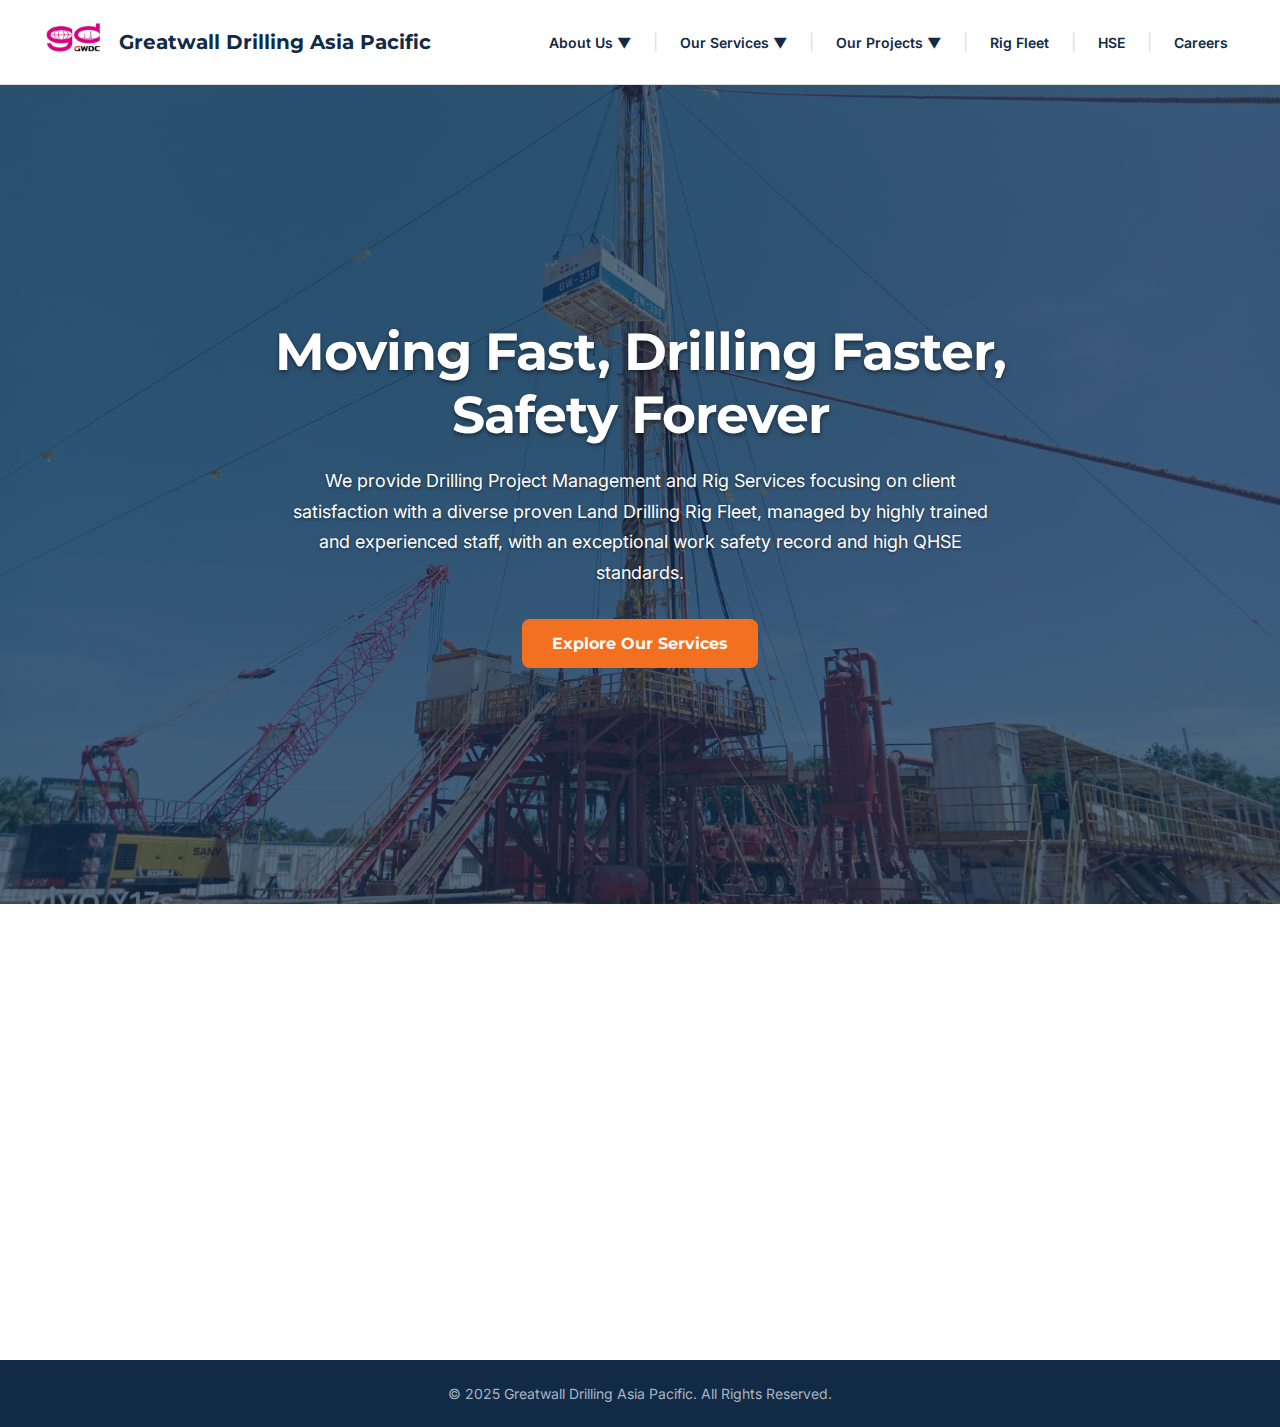
<file: index.html>
<!DOCTYPE html>
<html lang="en">
<head>
  <meta charset="UTF-8">
  <meta name="viewport" content="width=device-width, initial-scale=1.0">
  <title>Greatwall Drilling Asia Pacific</title>
  
  <link rel="preconnect" href="https://fonts.googleapis.com">
  <link rel="preconnect" href="https://fonts.gstatic.com" crossorigin>
  <link href="https://fonts.googleapis.com/css2?family=Inter:wght@400;600&family=Montserrat:wght@600;700&display=swap" rel="stylesheet">

  <style>
    /* ==========================================================================
       1. GLOBAL STYLES & RESET
       ========================================================================== */
    * {
      margin: 0;
      padding: 0;
      box-sizing: border-box;
    }

    html {
        scroll-behavior: smooth;
    }

    body {
      font-family: 'Inter', sans-serif;
      background-color: #f4f6f8;
      color: #333;
    }
    
    h1, h2, h3, h4, h5, h6, .company-name, .cta-button {
        font-family: 'Montserrat', sans-serif;
    }

    /* ==========================================================================
       2. NAVBAR
       ========================================================================== */
.navbar {
      display: flex; align-items: center; justify-content: space-between;
      background-color: #fff; border-bottom: 1px solid #ddd;
      padding: 10px 40px; position: sticky; top: 0; z-index: 1000;
      flex-shrink: 0;
    }
    .navbar-left { display: flex; align-items: center; gap: 15px; }
    .logo-img { height: 60px; }
    /* REVISI: Mengembalikan gaya nama perusahaan menjadi satu baris */
    .company-name { 
        font-size: 20px; 
        font-weight: 700; 
        color: #112a45;
        white-space: nowrap; /* Mencegah teks turun baris */
    }
    .navbar-right { display: flex; align-items: center; gap: 10px; }
    .navbar-right a, .dropbtn {
      text-decoration: none; color: #112a45; font-size: 14px; font-weight: 600;
      padding: 8px 12px; border-radius: 6px; transition: background-color 0.3s, color 0.3s;
    }
    .navbar-right a:hover, .dropbtn:hover {
      background-color: #fef0e8; color: #F37021;
    }
    .navbar-right a.active {
        background-color: #F37021; color: #fff;
    }
    .divider { color: #ddd; }
    .dropdown { position: relative; }
    .dropdown-content {
      display: none; position: absolute; top: 110%; left: 0;
      background-color: rgba(255, 255, 255, 0.9); backdrop-filter: blur(8px);
      min-width: 200px; box-shadow: 0 8px 20px rgba(0, 0, 0, 0.15);
      border-radius: 10px; padding: 8px; opacity: 0;
      transform: translateY(10px); transition: opacity 0.3s ease, transform 0.3s ease;
    }
    .dropdown:hover .dropdown-content { display: block; opacity: 1; transform: translateY(0); }
    .dropdown-content a { display: block; padding: 10px 15px; color: #112a45; font-weight: 400; font-size: 14px; border-radius: 6px; }
    .dropdown-content a:hover { background-color: #F37021; color: #fff; }
    /* ==========================================================================
       3. HERO SECTION
       ========================================================================== */
    .hero-section {
        height: calc(100vh - 81px);
        display: flex; flex-direction: column; align-items: center; justify-content: center;
        text-align: center; color: #fff; padding: 0 20px; position: relative;
        background: linear-gradient(rgba(17, 42, 69, 0.7), rgba(17, 42, 69, 0.7)), url('GDAP.jpeg');
        background-size: cover; background-position: center;
    }

    .hero-section h1 {
        font-size: 52px;
        font-weight: 700;
        margin-bottom: 20px;
        line-height: 1.2;
        text-shadow: 0 2px 4px rgba(0,0,0,0.5);
        letter-spacing: -1px;
    }

    .hero-section p {
        font-size: 18px;
        font-weight: 400;
        max-width: 700px;
        margin-bottom: 30px;
        line-height: 1.7;
        text-shadow: 0 1px 3px rgba(0,0,0,0.5);
    }

    .cta-button {
        display: inline-block; padding: 15px 30px; 
        background-color: #F37021; 
        color: #fff;
        text-decoration: none; font-size: 16px; font-weight: 700;
        border-radius: 8px; transition: background-color 0.3s, transform 0.2s;
    }

    .cta-button:hover {
        background-color: #d85d11;
        transform: translateY(-3px);
    }

    /* ==========================================================================
       4. SERVICES SECTION
       ========================================================================== */
    .services-section {
        padding: 80px 20px;
        background-color: #fff;
    }

    .services-wrapper {
        max-width: 1200px;
        margin: 0 auto;
        text-align: center;
    }

    .services-wrapper h2 {
        font-size: 36px;
        font-weight: 700;
        color: #112a45;
        margin-bottom: 50px;
    }

    .services-grid {
        display: grid;
        grid-template-columns: repeat(auto-fit, minmax(300px, 1fr));
        gap: 30px;
    }

    .service-card {
        background-color: #f8f9fa; padding: 30px; border-radius: 8px;
        box-shadow: 0 4px 12px rgba(0,0,0,0.05);
        transition: transform 0.3s ease, box-shadow 0.3s ease;
        text-align: left; /* Teks di dalam kartu rata kiri */
    }

    .service-card:hover {
        transform: translateY(-8px);
        box-shadow: 0 10px 25px rgba(0,0,0,0.1);
    }
    
    .service-card h3 {
        font-size: 22px;
        font-weight: 700; /* Ditebalkan agar lebih menonjol */
        color: #112a45;
        margin-bottom: 15px;
    }
    
    .service-card p {
        margin-bottom: 20px;
        color: #555;
        font-weight: 400;
    }

    .service-card a {
        color: #F37021; text-decoration: none; font-weight: 600;
    }

    /* ==========================================================================
       5. FOOTER
       ========================================================================== */
    .footer {
        background-color: #112a45;
        color: #a9b4c2;
        text-align: center;
        padding: 25px;
        font-size: 14px;
    }

    /* ==========================================================================
       6. ANIMATION & RESPONSIVE
       ========================================================================== */
    .fade-in-section {
      opacity: 0; transform: translateY(30px);
      transition: opacity 0.6s ease-out, transform 0.6s ease-out;
    }
    .fade-in-section.is-visible { opacity: 1; transform: translateY(0); }

    @media (max-width: 900px) {
      .navbar { flex-direction: column; padding: 15px 20px; gap: 15px; }
      .navbar-right { flex-wrap: wrap; justify-content: center; }
      .hero-section h1 { font-size: 36px; }
      .hero-section p { font-size: 16px; }
    }
  </style>
</head>
<body>

  <header class="navbar">
    <div class="navbar-left">
      <a href="index.html"><img src="GDAP2.jpeg" alt="GDAP Logo" class="logo-img"></a>
      <div class="company-name">
        <span>Greatwall Drilling</span>
        <span class="sub-line">Asia Pacific</span>
      </div>
    </div>
    <nav class="navbar-right">
      <div class="dropdown">
        <a href="#" class="dropbtn">About Us ▼</a>
        <div class="dropdown-content">
          <a href="glance.html">GDAP at a glance</a>
          <a href="location.html">Location</a>
          <a href="contact.html">Contact</a>
        </div>
      </div>
      <span class="divider">|</span>
      <div class="dropdown">
        <a href="#" class="dropbtn">Our Services ▼</a>
        <div class="dropdown-content">
          <a href="drillingrig.html">Drilling Rig</a>
          <a href="mud.html">Mud</a>
          <a href="cementing.html">Cementing</a>
        </div>
      </div>
      <span class="divider">|</span>
      <div class="dropdown">
        <a href="#" class="dropbtn">Our Projects ▼</a>
        <div class="dropdown-content">
          <a href="ourprojects.html">All Projects</a>
          <a href="offshore.html">Offshore Projects</a>
          <a href="onshore.html">Onshore Projects</a>
        </div>
      </div>
      <span class="divider">|</span>
      <a href="rig-fleet.html">Rig Fleet</a>
      <span class="divider">|</span>
      <a href="hse.html">HSE</a>
      <span class="divider">|</span>
      <a href="careers.html">Careers</a>
    </nav>
  </header>

  <main>
    <section class="hero-section">
        <h1>Moving Fast, Drilling Faster,<br>Safety Forever</h1>
        <p>
          We provide Drilling Project Management and Rig Services focusing on client satisfaction with a diverse proven Land Drilling Rig Fleet, managed by highly trained and experienced staff, with an exceptional work safety record and high QHSE standards.
        </p>
        <a href="#services" class="cta-button">Explore Our Services</a>
    </section>

    <section id="services" class="services-section">
        <div class="services-wrapper fade-in-section">
            <h2>Our Core Services</h2>
            <div class="services-grid">
                <div class="service-card">
                    <h3>Drilling Rig</h3>
                    <p>Advanced rig services for onshore and offshore projects, ensuring efficient, safe, and reliable operations.</p>
                    <a href="drillingrig.html">Learn More →</a>
                </div>
                <div class="service-card">
                    <h3>Mud Services</h3>
                    <p>Customized drilling fluid solutions to optimize performance and ensure wellbore stability.</p>
                    <a href="mud.html">Learn More →</a>
                </div>
                <div class="service-card">
                    <h3>Cementing</h3>
                    <p>Full-scale cementing solutions that guarantee well integrity and enhance production performance.</p>
                    <a href="cementing.html">Learn More →</a>
                </div>
            </div>
        </div>
    </section>
  </main>

  <footer class="footer">
    <p>&copy; 2025 Greatwall Drilling Asia Pacific. All Rights Reserved.</p>
  </footer>

<script>
document.addEventListener('DOMContentLoaded', function() {
  const sections = document.querySelectorAll('.fade-in-section');
  const observerOptions = { root: null, rootMargin: '0px', threshold: 0.1 };
  const observer = new IntersectionObserver((entries, observer) => {
    entries.forEach(entry => {
      if (entry.isIntersecting) {
        entry.target.classList.add('is-visible');
        observer.unobserve(entry.target);
      }
    });
  }, observerOptions);
  sections.forEach(section => { observer.observe(section); });
});
</script>

</body>
</html>
</file>
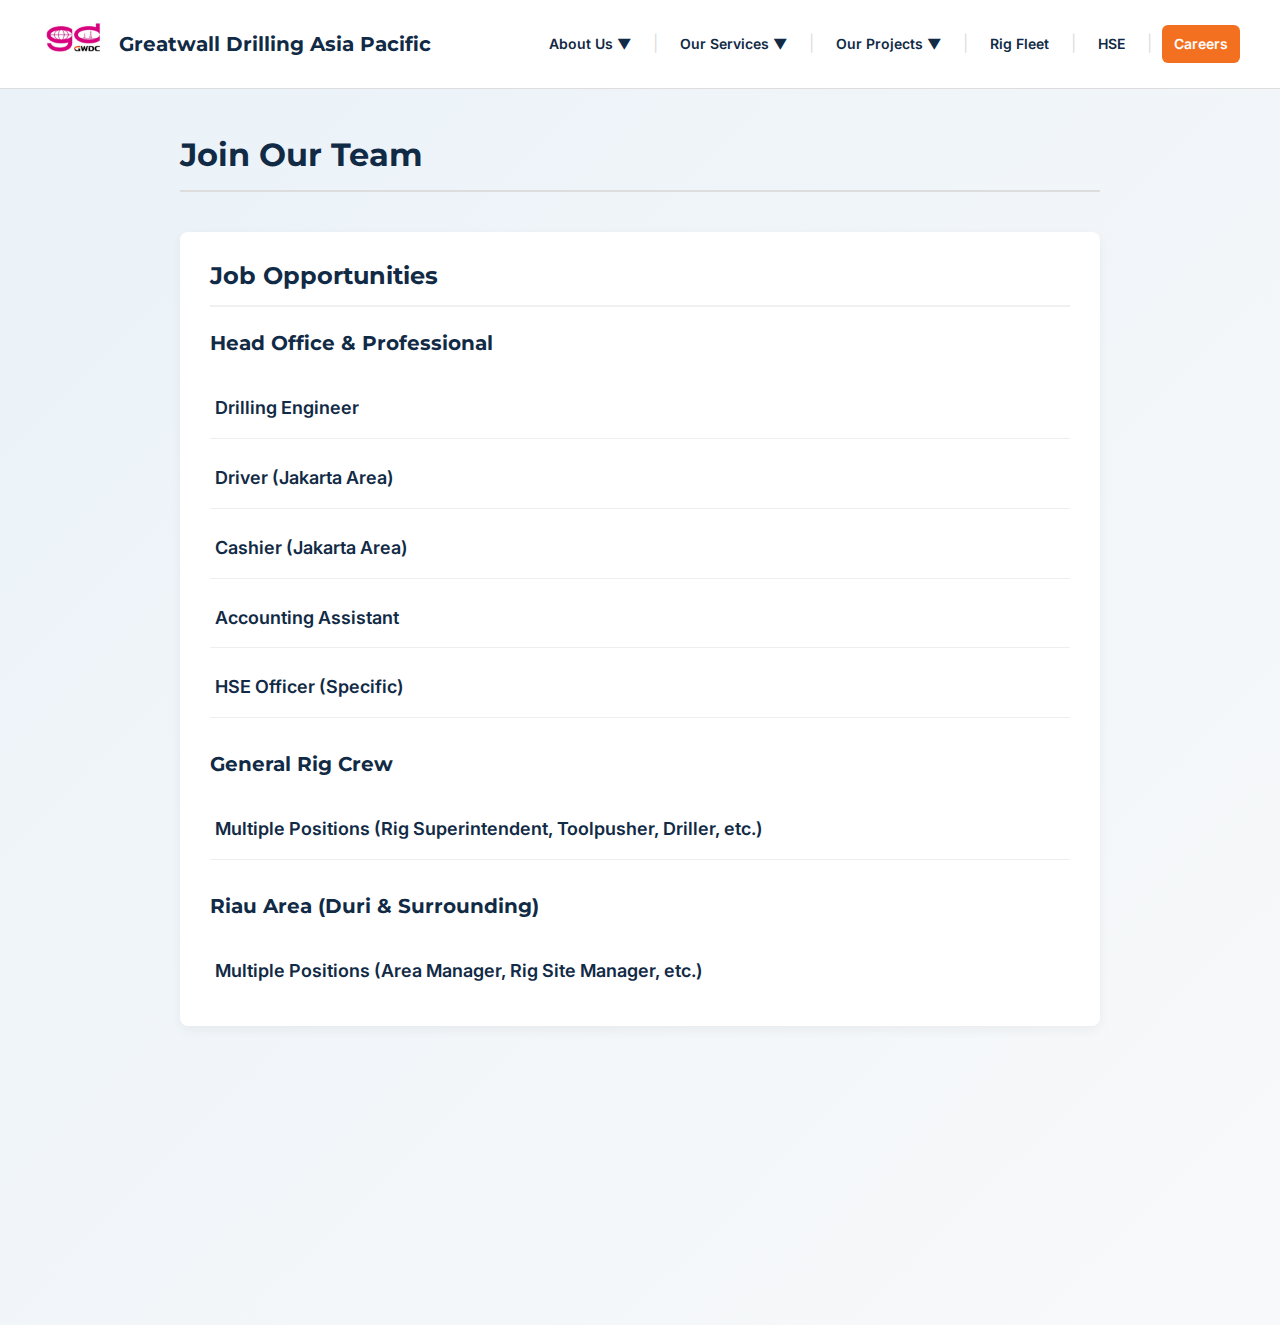
<file: careers.html>
<!DOCTYPE html>
<html lang="en">
<head>
  <meta charset="UTF-8">
  <meta name="viewport" content="width=device-width, initial-scale=1.0">
  <title>Careers - GDAP</title>
  
  <link rel="preconnect" href="https://fonts.googleapis.com">
  <link rel="preconnect" href="https://fonts.gstatic.com" crossorigin>
  <link href="https://fonts.googleapis.com/css2?family=Inter:wght@400;600&family=Montserrat:wght@600;700;800&display=swap" rel="stylesheet">

  <style>
    /* ==========================================================================
       1. GLOBAL STYLES & RESET
       ========================================================================== */
    * {
      margin: 0;
      padding: 0;
      box-sizing: border-box;
    }

    body {
      font-family: 'Inter', sans-serif;
      background-image: linear-gradient(135deg, #eaf2f8 0%, #f8f9fa 100%);
      color: #333;
      line-height: 1.6;
    }
    
    h1, h2, h3, h4, h5, h6, .company-name {
        font-family: 'Montserrat', sans-serif;
    }

    /* ==========================================================================
       2. NAVBAR (Gaya Korporat Baru)
       ========================================================================== */
.navbar {
      display: flex; align-items: center; justify-content: space-between;
      background-color: #fff; border-bottom: 1px solid #ddd;
      padding: 10px 40px; position: sticky; top: 0; z-index: 1000;
      flex-shrink: 0;
    }
    .navbar-left { display: flex; align-items: center; gap: 15px; }
    .logo-img { height: 60px; }
    /* REVISI: Mengembalikan gaya nama perusahaan menjadi satu baris */
    .company-name { 
        font-size: 20px; 
        font-weight: 700; 
        color: #112a45;
        white-space: nowrap; /* Mencegah teks turun baris */
    }
    .navbar-right { display: flex; align-items: center; gap: 10px; }
    .navbar-right a, .dropbtn {
      text-decoration: none; color: #112a45; font-size: 14px; font-weight: 600;
      padding: 8px 12px; border-radius: 6px; transition: background-color 0.3s, color 0.3s;
    }
    .navbar-right a:hover, .dropbtn:hover {
      background-color: #fef0e8; color: #F37021;
    }
    .navbar-right a.active {
        background-color: #F37021; color: #fff;
    }
    .divider { color: #ddd; }
    .dropdown { position: relative; }
    .dropdown-content {
      display: none; position: absolute; top: 110%; left: 0;
      background-color: rgba(255, 255, 255, 0.9); backdrop-filter: blur(8px);
      min-width: 200px; box-shadow: 0 8px 20px rgba(0, 0, 0, 0.15);
      border-radius: 10px; padding: 8px; opacity: 0;
      transform: translateY(10px); transition: opacity 0.3s ease, transform 0.3s ease;
    }
    .dropdown:hover .dropdown-content { display: block; opacity: 1; transform: translateY(0); }
    .dropdown-content a { display: block; padding: 10px 15px; color: #112a45; font-weight: 400; font-size: 14px; border-radius: 6px; }
    .dropdown-content a:hover { background-color: #F37021; color: #fff; }

    /* ==========================================================================
       3. GENERAL LAYOUT (Tanpa Sidebar)
       ========================================================================== */
    .page-container {
      max-width: 960px; /* Lebar disesuaikan agar lebih fokus */
      margin: 40px auto;
      padding: 0 20px;
    }

    .main-content {
      flex: 1;
      display: flex;
      flex-direction: column;
      gap: 30px;
    }
    
    .page-title {
        color: #112a45; font-size: 32px; margin-bottom: 10px;
        padding-bottom: 10px; border-bottom: 2px solid #ddd;
    }

    /* ==========================================================================
       4. CONTENT COMPONENTS (HALAMAN CAREERS)
       ========================================================================== */
    .content-card {
      background-color: #fff;
      padding: 25px 30px;
      border-radius: 8px;
      box-shadow: 0 4px 12px rgba(0, 0, 0, 0.05);
    }
    .content-card h2 {
      font-size: 24px; color: #112a45; margin-bottom: 20px;
      padding-bottom: 10px; border-bottom: 2px solid #f0f0f0;
    }
    .content-card h3 {
        font-size: 20px; color: #112a45; margin-bottom: 20px;
    }
    .content-card p {
      margin-bottom: 15px;
      text-align: justify;
    }
    
    .job-accordion details {
        border-bottom: 1px solid #eee;
        margin-bottom: 10px;
    }
    .job-accordion details:last-child {
        border-bottom: none;
        margin-bottom: 0;
    }
    .job-accordion summary {
        cursor: pointer;
        padding: 15px 5px;
        font-size: 18px;
        font-weight: 600;
        color: #112a45;
        list-style: none;
        transition: color 0.2s;
    }
    .job-accordion summary:hover {
        color: #F37021;
    }
    .job-accordion summary::-webkit-details-marker { display: none; }
    
    .job-accordion .qualifications {
        padding: 0 10px 20px 10px;
    }
    .job-accordion .qualifications h4 {
        margin-top: 10px;
        margin-bottom: 10px;
    }
    .job-accordion ul {
        list-style-type: disc;
        padding-left: 20px;
        font-size: 14px;
    }
    .job-accordion ul li {
        margin-bottom: 8px;
    }
    .job-accordion .position-list {
        padding: 10px;
        background-color: #f8f9fa;
        border-radius: 6px;
        margin-bottom: 15px;
    }

    .how-to-apply {
        background-color: #112a45;
        color: #fff;
        text-align: center;
    }
    .how-to-apply h2 {
        color: #fff;
        border-bottom-color: rgba(255,255,255,0.2);
    }
    .how-to-apply a {
        color: #F37021;
        font-weight: 600;
        text-decoration: none;
    }
    .how-to-apply a:hover {
        text-decoration: underline;
    }

    .fade-in-section {
      opacity: 0;
      transform: translateY(30px);
      transition: opacity 0.6s ease-out, transform 0.6s ease-out;
    }
    .fade-in-section.is-visible {
      opacity: 1;
      transform: translateY(0);
    }
    
    /* ==========================================================================
       5. RESPONSIVE DESIGN
       ========================================================================== */
    @media (max-width: 900px) {
      .navbar { flex-direction: column; padding: 15px 20px; gap: 15px; }
      .navbar-right { flex-wrap: wrap; justify-content: center; }
      .page-container { margin-top: 20px; padding: 0 15px; }
    }
  </style>
</head>
<body>

  <header class="navbar">
    <div class="navbar-left">
      <a href="index.html"><img src="GDAP2.jpeg" alt="GDAP Logo" class="logo-img"></a>
      <div class="company-name">
        <span>Greatwall Drilling</span>
        <span class="sub-line">Asia Pacific</span>
      </div>
    </div>
    <nav class="navbar-right">
      <div class="dropdown">
        <a href="#" class="dropbtn">About Us ▼</a>
        <div class="dropdown-content">
          <a href="glance.html">GDAP at a glance</a>
          <a href="location.html">Location</a>
          <a href="contact.html">Contact</a>
        </div>
      </div>
      <span class="divider">|</span>
      <div class="dropdown">
        <a href="#" class="dropbtn">Our Services ▼</a>
        <div class="dropdown-content">
          <a href="drillingrig.html">Drilling Rig</a>
          <a href="mud.html">Mud</a>
          <a href="cementing.html">Cementing</a>
        </div>
      </div>
      <span class="divider">|</span>
      <div class="dropdown">
        <a href="#" class="dropbtn">Our Projects ▼</a>
        <div class="dropdown-content">
          <a href="ourprojects.html">All Projects</a>
          <a href="offshore.html">Offshore Projects</a>
          <a href="onshore.html">Onshore Projects</a>
        </div>
      </div>
      <span class="divider">|</span>
      <a href="rig-fleet.html">Rig Fleet</a>
      <span class="divider">|</span>
      <a href="hse.html">HSE</a>
      <span class="divider">|</span>
      <a href="careers.html" class="active">Careers</a>
    </nav>
  </header>

  <main class="page-container">
    <div class="main-content">
      <h1 class="page-title fade-in-section">Join Our Team</h1>

      <section class="content-card fade-in-section">
        <h2>Job Opportunities</h2>
        <div class="job-accordion">
            
            <h3>Head Office & Professional</h3>
            <details>
                <summary>Drilling Engineer</summary>
                <div class="qualifications">
                    <ul>
                        <li>Bachelor's degree in Petroleum Engineering, Geology, Mechanical Engineering, or a related field.</li>
                        <li>Minimum 5 years of experience in the oil and gas industry.</li>
                        <li>Strong understanding of drilling operations and oil & gas regulations in Indonesia.</li>
                        <li>Proficient in drilling engineering software.</li>
                        <li>Excellent analytical and communication skills.</li>
                        <li>Willing to be placed in the designated work location.</li>
                    </ul>
                </div>
            </details>
            <details>
                <summary>Driver (Jakarta Area)</summary>
                <div class="qualifications">
                    <ul>
                        <li>Valid driver's license (SIM A).</li>
                        <li>Clean driving record.</li>
                        <li>At least 3 years of professional driving experience.</li>
                        <li>Physically fit and punctual.</li>
                        <li>Familiar with Jakarta routes.</li>
                        <li>Good communication and interpersonal skills.</li>
                    </ul>
                </div>
            </details>
            <details>
                <summary>Cashier (Jakarta Area)</summary>
                <div class="qualifications">
                    <ul>
                        <li>Fresh graduate from a financial school (SMK/D3).</li>
                        <li>Fluent in English.</li>
                        <li>Familiar with Microsoft Office (Excel, Word).</li>
                        <li>Have a good attitude and communication skills.</li>
                        <li>JABODETABEK domicile is preferred.</li>
                    </ul>
                </div>
            </details>
            <details>
                <summary>Accounting Assistant</summary>
                <div class="qualifications">
                    <ul>
                        <li>Bachelor's degree in Finance, Accounting, or similar.</li>
                        <li>Good communication skills.</li>
                        <li>Possess a strong sense of responsibility and team spirit.</li>
                        <li>Proficiency in English and Mandarin is preferred.</li>
                    </ul>
                </div>
            </details>
             <details>
                <summary>HSE Officer (Specific)</summary>
                <div class="qualifications">
                    <ul>
                        <li>Indonesian citizen.</li>
                        <li>Bachelor's degree in a relevant field.</li>
                        <li>Have K3 MIGAS CEPU certificate.</li>
                        <li>Good communication skills, disciplined, responsible, and proactive.</li>
                        <li>Able to perform under pressure.</li>
                        <li>At least 5 years experience as an HSE Officer in oil & gas, or 7 years in other industries.</li>
                    </ul>
                </div>
            </details>

            <h3 style="margin-top: 30px;">General Rig Crew</h3>
            <details>
                <summary>Multiple Positions (Rig Superintendent, Toolpusher, Driller, etc.)</summary>
                <div class="qualifications">
                    <h4>Positions Available:</h4>
                    <p class="position-list">Rig Superintendent, Toolpusher, HSE Officer, Chief Electrician, Driller, Top Drive Specialist, Rig Engineer, Materialman, Chief Mechanic.</p>
                    <h4>Shared Qualifications:</h4>
                    <ul>
                        <li>Indonesian citizen.</li>
                        <li>Good personalities and communication skills.</li>
                        <li>Valid Oil and Gas certificate (Sertifikat Migas).</li>
                        <li>Experienced at least 2 years in a 1500 HP drilling rig.</li>
                        <li>Experience with geothermal rigs is preferable.</li>
                        <li>Willing to work in remote areas.</li>
                        <li>Good health and physique.</li>
                    </ul>
                </div>
            </details>
            
            <h3 style="margin-top: 30px;">Riau Area (Duri & Surrounding)</h3>
             <details>
                <summary>Multiple Positions (Area Manager, Rig Site Manager, etc.)</summary>
                <div class="qualifications">
                    <h4>Positions Available:</h4>
                    <p class="position-list">Area Manager, Rig Superintendent, HSE Officer, Driller, HSE Coordinator, Toolpusher, Rig Site Manager, Materialman, Rig Clerk, Truck Pusher.</p>
                    <h4>Shared Qualifications:</h4>
                    <ul>
                        <li>Warga Negara Indonesia (WNI).</li>
                        <li>Berdomisili di area Duri dan sekitarnya.</li>
                        <li>Memiliki komitmen dan kepribadian yang baik.</li>
                        <li>Memiliki sertifikat Migas dan Internasional yang aktif.</li>
                        <li>Berpengalaman minimal 2 tahun di drilling rig.</li>
                    </ul>
                </div>
            </details>
        </div>
      </section>
      
      <section class="content-card how-to-apply fade-in-section">
          <h2>How to Apply</h2>
          <p>
              Please send your resume to <a href="mailto:recruitment@gdap-indo.com"><strong>recruitment@gdap-indo.com</strong></a> with the email subject:
              <br><strong>[Job Title] - [Your Domicile] - [Your Name]</strong>
          </p>
          <p style="margin-top: 20px; font-size: 14px;">
              For other information or the latest updates, follow our official Instagram account: <a href="https://www.instagram.com/gdapofficial" target="_blank"><strong>@gdapofficial</strong></a>.
          </p>
      </section>

    </div>
  </main>

<script>
document.addEventListener('DOMContentLoaded', function() {
  const sections = document.querySelectorAll('.fade-in-section');
  const observerOptions = {
    root: null,
    rootMargin: '0px',
    threshold: 0.1
  };

  const observer = new IntersectionObserver((entries, observer) => {
    entries.forEach(entry => {
      if (entry.isIntersecting) {
        entry.target.classList.add('is-visible');
        observer.unobserve(entry.target);
      }
    });
  }, observerOptions);

  sections.forEach(section => {
    observer.observe(section);
  });
});
</script>

</body>
</html>
</file>
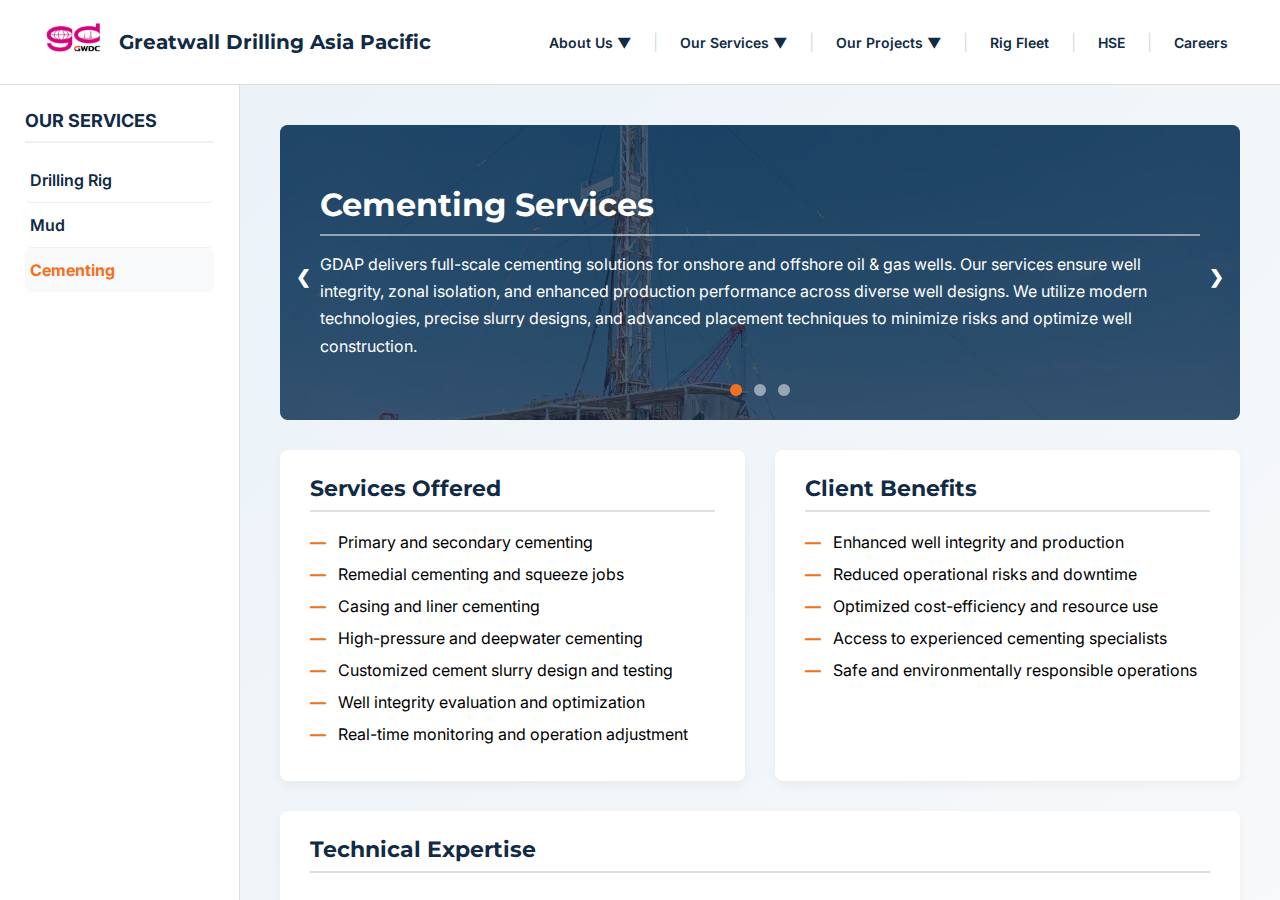
<file: cementing.html>
<!DOCTYPE html>
<html lang="en">
<head>
  <meta charset="UTF-8">
  <meta name="viewport" content="width=device-width, initial-scale=1.0">
  <title>Cementing Services - GDAP</title>
  
  <link rel="preconnect" href="https://fonts.googleapis.com">
  <link rel="preconnect" href="https://fonts.gstatic.com" crossorigin>
  <link href="https://fonts.googleapis.com/css2?family=Inter:wght@400;600&family=Montserrat:wght@600;700&display=swap" rel="stylesheet">
  
  <style>
    /* ==========================================================================
       1. GLOBAL STYLES & RESET
       ========================================================================== */
    * {
      margin: 0;
      padding: 0;
      box-sizing: border-box;
    }

    html, body {
      height: 100%;
      font-family: 'Inter', sans-serif;
      background-color: #fff;
    }

    body {
      display: flex;
      flex-direction: column;
    }

    h1, h2, h3, h4, h5, h6, .company-name, .cta-button {
        font-family: 'Montserrat', sans-serif;
    }

    /* ==========================================================================
       2. NAVBAR (Gaya Korporat Baru)
       ========================================================================== */
    .navbar {
      display: flex; align-items: center; justify-content: space-between;
      background-color: #fff; border-bottom: 1px solid #ddd;
      padding: 10px 40px; position: sticky; top: 0; z-index: 1000;
      flex-shrink: 0;
    }
    .navbar-left { display: flex; align-items: center; gap: 15px; }
    .logo-img { height: 60px; }
    .company-name { 
        font-size: 20px; 
        font-weight: 700; 
        color: #112a45;
        white-space: nowrap;
    }
    .navbar-right { display: flex; align-items: center; gap: 10px; }
    .navbar-right a, .dropbtn {
      text-decoration: none; color: #112a45; font-size: 14px; font-weight: 600;
      padding: 8px 12px; border-radius: 6px; transition: background-color 0.3s, color 0.3s;
    }
    .navbar-right a:hover, .dropbtn:hover {
      background-color: #fef0e8; color: #F37021;
    }
    .navbar-right a.active {
        background-color: #F37021; color: #fff;
    }
    .divider { color: #ddd; }
    .dropdown { position: relative; }
    .dropdown-content {
      display: none; position: absolute; top: 110%; left: 0;
      background-color: rgba(255, 255, 255, 0.9); backdrop-filter: blur(8px);
      min-width: 200px; box-shadow: 0 8px 20px rgba(0, 0, 0, 0.15);
      border-radius: 10px; padding: 8px; opacity: 0;
      transform: translateY(10px); transition: opacity 0.3s ease, transform 0.3s ease;
    }
    .dropdown:hover .dropdown-content { display: block; opacity: 1; transform: translateY(0); }
    .dropdown-content a { display: block; padding: 10px 15px; color: #112a45; font-weight: 400; font-size: 14px; border-radius: 6px; }
    .dropdown-content a:hover { background-color: #F37021; color: #fff; }

    /* ==========================================================================
       3. STRUKTUR LAYOUT FULL-HEIGHT
       ========================================================================== */
    .page-wrapper {
      display: flex;
      flex: 1;
      overflow: hidden;
    }

    .sidebar {
      flex: 0 0 240px;
      background-color: #fff;
      padding: 25px;
      border-right: 1px solid #ddd;
      overflow-y: auto;
    }
    .sidebar strong {
      display: block; font-size: 18px; color: #112a45; margin-bottom: 15px;
      padding-bottom: 10px; border-bottom: 2px solid #f0f0f0;
    }
    .sidebar a {
      display: block; text-decoration: none; color: #112a45; padding: 12px 5px;
      font-weight: 600; border-bottom: 1px solid #f0f0f0; transition: color 0.2s, background-color 0.2s;
      border-radius: 6px;
    }
    .sidebar a:last-child { border-bottom: none; }
    .sidebar a:hover { color: #F37021; background-color: #f8f9fa; }
    .sidebar a.active { color: #F37021; font-weight: 700; background-color: #f8f9fa;}

    .main-content {
      flex: 1;
      padding: 40px;
      overflow-y: auto;
      background-image: linear-gradient(135deg, #eaf2f8 0%, #f8f9fa 100%);
    }

    .content-wrapper {
      max-width: 960px;
      margin: 0 auto;
      display: flex;
      flex-direction: column;
      gap: 30px;
    }
    
    /* ==========================================================================
       4. UPGRADED CONTENT STYLES & ANIMATIONS
       ========================================================================== */
    .hero-service {
      position: relative; 
      border-radius: 8px; 
      color: white;
      overflow: hidden;
    }
    .hero-service-content {
      position: relative;
      z-index: 2;
      padding: 60px 40px;
    }
    .hero-service h2 {
      font-size: 32px; margin-bottom: 15px;
      border-bottom: 2px solid rgba(255,255,255,0.5); padding-bottom: 10px;
    }
    .hero-service p { font-size: 16px; line-height: 1.7; font-weight: 400; }

    /* === GAYA SLIDER BARU === */
    .slideshow-container {
      position: absolute;
      top: 0; left: 0; width: 100%; height: 100%;
      z-index: 0;
    }
    .mySlides {
      display: none;
      width: 100%; height: 100%;
      background-size: cover;
      background-position: center;
    }
    .mySlides::after {
        content: '';
        position: absolute;
        top: 0; left: 0; width: 100%; height: 100%;
        background-color: rgba(17, 42, 69, 0.75);
        z-index: 1;
    }
    .prev, .next {
      cursor: pointer; position: absolute; top: 50%;
      width: auto; padding: 16px; margin-top: -22px;
      color: white; font-weight: bold; font-size: 18px;
      transition: 0.6s ease; border-radius: 0 3px 3px 0;
      user-select: none; z-index: 3;
    }
    .next { right: 0; border-radius: 3px 0 0 3px; }
    .prev:hover, .next:hover { background-color: rgba(0,0,0,0.8); }
    .dots-container {
      text-align: center;
      position: absolute;
      bottom: 20px;
      left: 50%;
      transform: translateX(-50%);
      z-index: 3;
    }
    .dot {
      cursor: pointer; height: 12px; width: 12px;
      margin: 0 4px; background-color: rgba(255,255,255,0.5);
      border-radius: 50%; display: inline-block;
      transition: background-color 0.6s ease;
    }
    .active-dot, .dot:hover { background-color: #F37021; }
    .fade {
      animation-name: fade;
      animation-duration: 1.5s;
    }
    @keyframes fade {
      from {opacity: .4} 
      to {opacity: 1}
    }
    /* === AKHIR GAYA SLIDER BARU === */

    .service-grid {
        display: grid;
        grid-template-columns: 1fr 1fr;
        gap: 30px;
    }

    .content-card {
      background-color: #fff; padding: 25px 30px; border-radius: 8px;
      box-shadow: 0 4px 12px rgba(0, 0, 0, 0.05);
      transition: transform 0.3s ease, box-shadow 0.3s ease;
    }
    .content-card:hover { transform: translateY(-5px); box-shadow: 0 8px 20px rgba(0,0,0,0.08); }
    .content-card h3 {
      font-size: 22px; color: #112a45; margin-bottom: 20px;
      border-bottom: 2px solid #e0e0e0; padding-bottom: 8px;
    }
    .content-card p {
        line-height: 1.7;
    }

    .icon-list {
        list-style: none;
        padding: 0;
    }
    .icon-list li {
        padding-left: 28px;
        position: relative;
        margin-bottom: 12px;
    }
    .icon-list li::before {
        content: '—';
        position: absolute;
        left: 0;
        top: 0;
        color: #F37021;
        font-weight: bold;
    }

    .fade-in-section {
      opacity: 0; transform: translateY(30px);
      transition: opacity 0.6s ease-out, transform 0.6s ease-out;
    }
    .fade-in-section.is-visible { opacity: 1; transform: translateY(0); }
    
    /* ==========================================================================
       5. RESPONSIVE DESIGN
       ========================================================================== */
    @media (max-width: 900px) {
      .navbar { flex-direction: column; padding: 15px 20px; gap: 15px; }
      .navbar-right { flex-wrap: wrap; justify-content: center; }
      .page-wrapper { flex-direction: column; }
      .sidebar { border-right: none; border-bottom: 1px solid #ddd; flex-shrink: 0;}
      .main-content { padding: 25px 15px; }
      .service-grid { grid-template-columns: 1fr; }
      .hero-service-content { padding: 40px 25px; }
    }
  </style>
</head>
<body>

  <header class="navbar">
    <div class="navbar-left">
      <a href="index.html"><img src="GDAP2.jpeg" alt="GDAP Logo" class="logo-img"></a>
      <div class="company-name">
        <span>Greatwall Drilling</span>
        <span class="sub-line">Asia Pacific</span>
      </div>
    </div>
    <nav class="navbar-right">
      <div class="dropdown">
        <a href="#" class="dropbtn">About Us ▼</a>
        <div class="dropdown-content">
          <a href="glance.html">GDAP at a glance</a>
          <a href="location.html">Location</a>
          <a href="contact.html">Contact</a>
        </div>
      </div>
      <span class="divider">|</span>
      <div class="dropdown">
        <a href="#" class="dropbtn">Our Services ▼</a>
        <div class="dropdown-content">
          <a href="drillingrig.html">Drilling Rig</a>
          <a href="mud.html">Mud</a>
          <a href="cementing.html">Cementing</a>
        </div>
      </div>
      <span class="divider">|</span>
      <div class="dropdown">
        <a href="#" class="dropbtn">Our Projects ▼</a>
        <div class="dropdown-content">
          <a href="ourprojects.html">All Projects</a>
          <a href="offshore.html">Offshore Projects</a>
          <a href="onshore.html">Onshore Projects</a>
        </div>
      </div>
      <span class="divider">|</span>
      <a href="rig-fleet.html">Rig Fleet</a>
      <span class="divider">|</span>
      <a href="hse.html">HSE</a>
      <span class="divider">|</span>
      <a href="careers.html">Careers</a>
    </nav>
  </header>

  <div class="page-wrapper">
    <aside class="sidebar">
      <strong>OUR SERVICES</strong>
      <a href="drillingrig.html">Drilling Rig</a>
      <a href="mud.html">Mud</a>
      <a href="cementing.html" class="active">Cementing</a>
    </aside>

    <main class="main-content">
      <div class="content-wrapper">
        
        <section class="hero-service fade-in-section">

          <div class="slideshow-container">
            
            <div class="mySlides fade" style="background-image: url('GDAP5.jpeg');"></div>
            <div class="mySlides fade" style="background-image: url('GDAP6.jpeg');"></div>
            <div class="mySlides fade" style="background-image: url('GDAP7.jpeg');"></div>
          </div>
          
          <div class="hero-service-content">
            <h2>Cementing Services</h2>
            <p>GDAP delivers full-scale cementing solutions for onshore and offshore oil & gas wells. Our services ensure well integrity, zonal isolation, and enhanced production performance across diverse well designs. We utilize modern technologies, precise slurry designs, and advanced placement techniques to minimize risks and optimize well construction.</p>
          </div>

          <a class="prev" onclick="plusSlides(-1)">&#10094;</a>
          <a class="next" onclick="plusSlides(1)">&#10095;</a>

          <div class="dots-container">
            <span class="dot" onclick="currentSlide(1)"></span> 
            <span class="dot" onclick="currentSlide(2)"></span> 
            <span class="dot" onclick="currentSlide(3)"></span> 
          </div>

        </section>
        
        <div class="service-grid">
            <div class="content-card fade-in-section">
                <h3>Services Offered</h3>
                <ul class="icon-list">
                    <li>Primary and secondary cementing</li>
                    <li>Remedial cementing and squeeze jobs</li>
                    <li>Casing and liner cementing</li>
                    <li>High-pressure and deepwater cementing</li>
                    <li>Customized cement slurry design and testing</li>
                    <li>Well integrity evaluation and optimization</li>
                    <li>Real-time monitoring and operation adjustment</li>
                </ul>
            </div>

            <div class="content-card fade-in-section">
                <h3>Client Benefits</h3>
                <ul class="icon-list">
                    <li>Enhanced well integrity and production</li>
                    <li>Reduced operational risks and downtime</li>
                    <li>Optimized cost-efficiency and resource use</li>
                    <li>Access to experienced cementing specialists</li>
                    <li>Safe and environmentally responsible operations</li>
                </ul>
            </div>
        </div>

        <div class="content-card fade-in-section">
            <h3>Technical Expertise</h3>
            <p>Our engineers combine extensive field experience with cutting-edge cementing equipment and technology. They ensure precise cement placement, consistent slurry performance, and minimal non-productive time.</p>
            <p>Advanced modeling, real-time analytics, and predictive techniques allow adaptation to formation challenges dynamically, enhancing safety, operational efficiency, and overall project success.</p>
        </div>

      </div>
    </main>
  </div>

<script>
// Skrip untuk animasi fade-in saat scroll
document.addEventListener('DOMContentLoaded', function() {
  const sections = document.querySelectorAll('.fade-in-section');
  const observerOptions = { root: null, rootMargin: '0px', threshold: 0.1 };
  const observer = new IntersectionObserver((entries, observer) => {
    entries.forEach(entry => {
      if (entry.isIntersecting) {
        entry.target.classList.add('is-visible');
        observer.unobserve(entry.target);
      }
    });
  }, observerOptions);
  sections.forEach(section => { observer.observe(section); });
});

// ========== SCRIPT BARU UNTUK SLIDER ==========
let slideIndex = 1;
showSlides(slideIndex);

function plusSlides(n) {
  showSlides(slideIndex += n);
}

function currentSlide(n) {
  showSlides(slideIndex = n);
}

function showSlides(n) {
  let i;
  let slides = document.getElementsByClassName("mySlides");
  let dots = document.getElementsByClassName("dot");
  
  if (n > slides.length) {slideIndex = 1}    
  if (n < 1) {slideIndex = slides.length}
  
  for (i = 0; i < slides.length; i++) {
    slides[i].style.display = "none";  
  }
  
  for (i = 0; i < dots.length; i++) {
    dots[i].className = dots[i].className.replace(" active-dot", "");
  }
  
  slides[slideIndex-1].style.display = "block";  
  dots[slideIndex-1].className += " active-dot";
}

setInterval(function() {
  plusSlides(1);
}, 5000);
// ===========================================

</script>

</body>
</html>
</file>
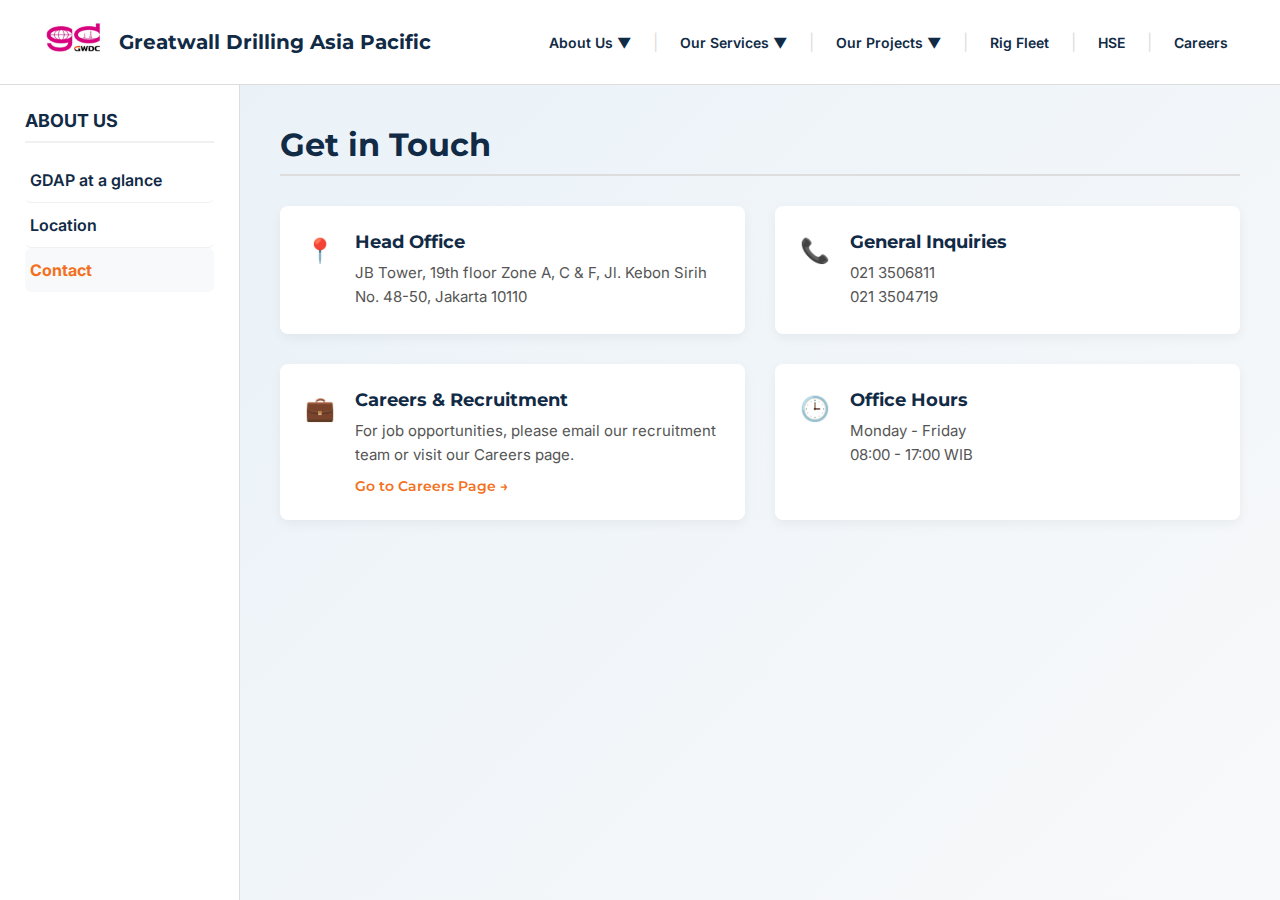
<file: contact.html>
<!DOCTYPE html>
<html lang="en">
<head>
  <meta charset="UTF-8">
  <meta name="viewport" content="width=device-width, initial-scale=1.0">
  <title>GDAP Contact</title>
  
  <link rel="preconnect" href="https://fonts.googleapis.com">
  <link rel="preconnect" href="https://fonts.gstatic.com" crossorigin>
  <link href="https://fonts.googleapis.com/css2?family=Inter:wght@400;600&family=Montserrat:wght@600;700;800&display=swap" rel="stylesheet">

  <style>
    /* ==========================================================================
       1. GLOBAL STYLES & RESET
       ========================================================================== */
    * {
      margin: 0;
      padding: 0;
      box-sizing: border-box;
    }

    html, body {
      height: 100%;
      font-family: 'Inter', sans-serif;
      background-color: #fff;
    }

    body {
      display: flex;
      flex-direction: column;
    }

    h1, h2, h3, h4, h5, h6, .company-name {
        font-family: 'Montserrat', sans-serif;
    }

    /* ==========================================================================
       2. NAVBAR (Gaya Korporat Baru)
       ========================================================================== */
.navbar {
      display: flex; align-items: center; justify-content: space-between;
      background-color: #fff; border-bottom: 1px solid #ddd;
      padding: 10px 40px; position: sticky; top: 0; z-index: 1000;
      flex-shrink: 0;
    }
    .navbar-left { display: flex; align-items: center; gap: 15px; }
    .logo-img { height: 60px; }
    /* REVISI: Mengembalikan gaya nama perusahaan menjadi satu baris */
    .company-name { 
        font-size: 20px; 
        font-weight: 700; 
        color: #112a45;
        white-space: nowrap; /* Mencegah teks turun baris */
    }
    .navbar-right { display: flex; align-items: center; gap: 10px; }
    .navbar-right a, .dropbtn {
      text-decoration: none; color: #112a45; font-size: 14px; font-weight: 600;
      padding: 8px 12px; border-radius: 6px; transition: background-color 0.3s, color 0.3s;
    }
    .navbar-right a:hover, .dropbtn:hover {
      background-color: #fef0e8; color: #F37021;
    }
    .navbar-right a.active {
        background-color: #F37021; color: #fff;
    }
    .divider { color: #ddd; }
    .dropdown { position: relative; }
    .dropdown-content {
      display: none; position: absolute; top: 110%; left: 0;
      background-color: rgba(255, 255, 255, 0.9); backdrop-filter: blur(8px);
      min-width: 200px; box-shadow: 0 8px 20px rgba(0, 0, 0, 0.15);
      border-radius: 10px; padding: 8px; opacity: 0;
      transform: translateY(10px); transition: opacity 0.3s ease, transform 0.3s ease;
    }
    .dropdown:hover .dropdown-content { display: block; opacity: 1; transform: translateY(0); }
    .dropdown-content a { display: block; padding: 10px 15px; color: #112a45; font-weight: 400; font-size: 14px; border-radius: 6px; }
    .dropdown-content a:hover { background-color: #F37021; color: #fff; }
    /* ==========================================================================
       3. STRUKTUR LAYOUT FULL-HEIGHT
       ========================================================================== */
    .page-wrapper {
      display: flex;
      flex: 1;
      overflow: hidden;
    }

    .sidebar {
      flex: 0 0 240px;
      background-color: #fff;
      padding: 25px;
      border-right: 1px solid #ddd;
      overflow-y: auto;
    }
    .sidebar strong {
      display: block; font-size: 18px; color: #112a45; margin-bottom: 15px;
      padding-bottom: 10px; border-bottom: 2px solid #f0f0f0;
    }
    .sidebar a {
      display: block; text-decoration: none; color: #112a45; padding: 12px 5px;
      font-weight: 600; border-bottom: 1px solid #f0f0f0; transition: color 0.2s, background-color 0.2s;
      border-radius: 6px;
    }
    .sidebar a:last-child { border-bottom: none; }
    .sidebar a:hover { color: #F37021; background-color: #f8f9fa; }
    .sidebar a.active { color: #F37021; font-weight: 700; background-color: #f8f9fa;}

    .main-content {
      flex: 1;
      padding: 40px;
      overflow-y: auto;
      background-image: linear-gradient(135deg, #eaf2f8 0%, #f8f9fa 100%);
    }

    .content-wrapper {
      max-width: 960px;
      margin: 0 auto;
    }
    
    /* ==========================================================================
       4. UPGRADED CONTENT STYLES (HALAMAN KONTAK GRID)
       ========================================================================== */
    .page-title {
        color: #112a45; font-size: 32px; margin-bottom: 30px;
        padding-bottom: 10px; border-bottom: 2px solid #ddd;
    }

    .contact-grid {
        display: grid;
        grid-template-columns: repeat(2, 1fr);
        gap: 30px;
    }

    .info-card {
        background-color: #fff;
        padding: 25px;
        border-radius: 8px;
        box-shadow: 0 4px 12px rgba(0,0,0,0.05);
        transition: transform 0.3s ease, box-shadow 0.3s ease;
        display: flex;
        align-items: flex-start;
        gap: 20px;
    }

    .info-card:hover {
        transform: translateY(-5px);
        box-shadow: 0 8px 20px rgba(0,0,0,0.08);
    }
    
    .info-card .icon {
        font-size: 24px;
        color: #F37021;
        margin-top: 5px;
        flex-shrink: 0;
        width: 30px;
    }

    .info-card h3 {
        font-size: 18px;
        color: #112a45;
        margin-bottom: 8px;
    }

    .info-card p {
        font-size: 15px;
        line-height: 1.6;
        color: #555;
    }
    
    /* Style untuk link di dalam kartu */
    .info-card .card-link {
        display: inline-block;
        margin-top: 10px;
        color: #F37021;
        font-weight: 600;
        text-decoration: none;
        font-family: 'Montserrat', sans-serif;
        font-size: 14px;
    }
    .info-card .card-link:hover {
        text-decoration: underline;
    }


    .fade-in-section {
      opacity: 0; transform: translateY(30px);
      transition: opacity 0.6s ease-out, transform 0.6s ease-out;
    }
    .fade-in-section.is-visible { opacity: 1; transform: translateY(0); }
    
    /* ==========================================================================
       5. RESPONSIVE DESIGN
       ========================================================================== */
    @media (max-width: 900px) {
      .navbar { flex-direction: column; padding: 15px 20px; gap: 15px; }
      .navbar-right { flex-wrap: wrap; justify-content: center; }
      .page-wrapper { flex-direction: column; }
      .sidebar { border-right: none; border-bottom: 1px solid #ddd; flex-shrink: 0;}
      .main-content { padding: 25px 15px; }
      .contact-grid { grid-template-columns: 1fr; }
    }
  </style>
</head>
<body>

  <header class="navbar">
    <div class="navbar-left">
      <a href="index.html"><img src="GDAP2.jpeg" alt="GDAP Logo" class="logo-img"></a>
      <div class="company-name">
        <span>Greatwall Drilling</span>
        <span class="sub-line">Asia Pacific</span>
      </div>
    </div>
    <nav class="navbar-right">
      <div class="dropdown">
        <a href="#" class="dropbtn">About Us ▼</a>
        <div class="dropdown-content">
          <a href="glance.html">GDAP at a glance</a>
          <a href="location.html">Location</a>
          <a href="contact.html">Contact</a>
        </div>
      </div>
      <span class="divider">|</span>
      <div class="dropdown">
        <a href="#" class="dropbtn">Our Services ▼</a>
        <div class="dropdown-content">
          <a href="drillingrig.html">Drilling Rig</a>
          <a href="mud.html">Mud</a>
          <a href="cementing.html">Cementing</a>
        </div>
      </div>
      <span class="divider">|</span>
      <div class="dropdown">
        <a href="#" class="dropbtn">Our Projects ▼</a>
        <div class="dropdown-content">
          <a href="ourprojects.html">All Projects</a>
          <a href="offshore.html">Offshore Projects</a>
          <a href="onshore.html">Onshore Projects</a>
        </div>
      </div>
      <span class="divider">|</span>
      <a href="rig-fleet.html">Rig Fleet</a>
      <span class="divider">|</span>
      <a href="hse.html">HSE</a>
      <span class="divider">|</span>
      <a href="careers.html">Careers</a>
    </nav>
  </header>

  <div class="page-wrapper">
    <aside class="sidebar">
      <strong>ABOUT US</strong>
      <a href="glance.html">GDAP at a glance</a>
      <a href="location.html">Location</a>
      <a href="contact.html" class="active">Contact</a>
    </aside>

    <main class="main-content">
      <div class="content-wrapper">
        <div class="fade-in-section">
            <h1 class="page-title">Get in Touch</h1>
            <div class="contact-grid">

                <div class="info-card">
                    <div class="icon">📍</div>
                    <div class="info-text">
                        <h3>Head Office</h3>
                        <p>JB Tower, 19th floor Zone A, C & F, Jl. Kebon Sirih No. 48-50, Jakarta 10110</p>
                    </div>
                </div>

                <div class="info-card">
                    <div class="icon">📞</div>
                    <div class="info-text">
                        <h3>General Inquiries</h3>
                        <p>021 3506811<br>021 3504719</p>
                    </div>
                </div>

                <div class="info-card">
                    <div class="icon">💼</div>
                    <div class="info-text">
                        <h3>Careers & Recruitment</h3>
                        <p>For job opportunities, please email our recruitment team or visit our Careers page.</p>
                        <a href="careers.html" class="card-link">Go to Careers Page →</a>
                    </div>
                </div>

                <div class="info-card">
                    <div class="icon">🕒</div>
                    <div class="info-text">
                        <h3>Office Hours</h3>
                        <p>Monday - Friday<br>08:00 - 17:00 WIB</p>
                    </div>
                </div>
            </div>
        </div>
      </div>
    </main>
  </div>

<script>
document.addEventListener('DOMContentLoaded', function() {
  const sections = document.querySelectorAll('.fade-in-section');
  const observerOptions = { root: null, rootMargin: '0px', threshold: 0.1 };
  const observer = new IntersectionObserver((entries, observer) => {
    entries.forEach(entry => {
      if (entry.isIntersecting) {
        entry.target.classList.add('is-visible');
        observer.unobserve(entry.target);
      }
    });
  }, observerOptions);
  sections.forEach(section => { observer.observe(section); });
});
</script>

</body>
</html>
</file>
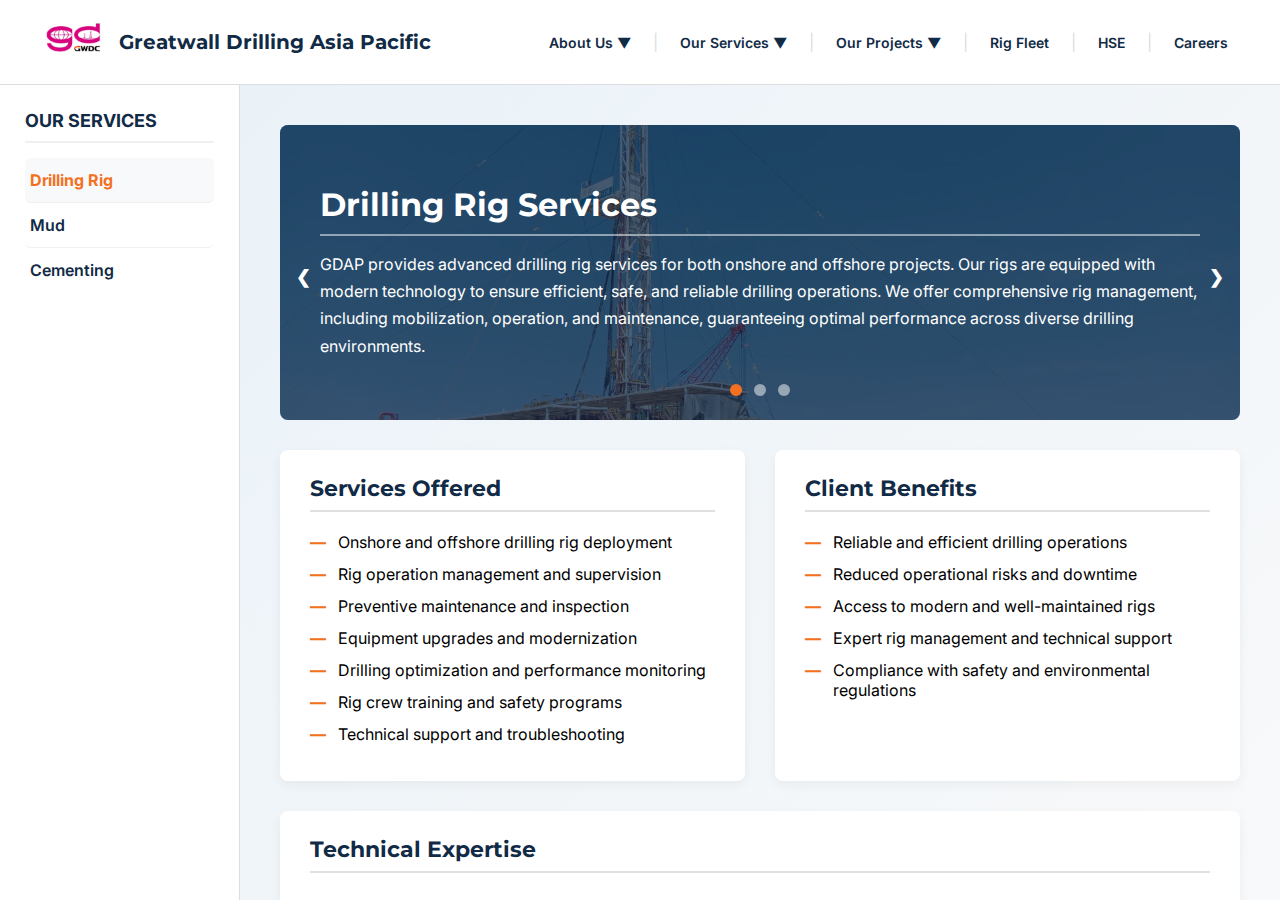
<file: drillingrig.html>
<!DOCTYPE html>
<html lang="en">
<head>
  <meta charset="UTF-8">
  <meta name="viewport" content="width=device-width, initial-scale=1.0">
  <title>Drilling Rig Services - GDAP</title>
  
  <link rel="preconnect" href="https://fonts.googleapis.com">
  <link rel="preconnect" href="https://fonts.gstatic.com" crossorigin>
  <link href="https://fonts.googleapis.com/css2?family=Inter:wght@400;600&family=Montserrat:wght@600;700&display=swap" rel="stylesheet">
  
  <style>
    /* ==========================================================================
       1. GLOBAL STYLES & RESET
       ========================================================================== */
    * {
      margin: 0;
      padding: 0;
      box-sizing: border-box;
    }

    html, body {
      height: 100%;
      font-family: 'Inter', sans-serif;
      background-color: #fff;
    }

    body {
      display: flex;
      flex-direction: column;
    }

    h1, h2, h3, h4, h5, h6, .company-name, .cta-button {
        font-family: 'Montserrat', sans-serif;
    }

    /* ==========================================================================
       2. NAVBAR (Gaya Korporat Baru)
       ========================================================================== */
    .navbar {
      display: flex; align-items: center; justify-content: space-between;
      background-color: #fff; border-bottom: 1px solid #ddd;
      padding: 10px 40px; position: sticky; top: 0; z-index: 1000;
      flex-shrink: 0;
    }
    .navbar-left { display: flex; align-items: center; gap: 15px; }
    .logo-img { height: 60px; }
    .company-name { 
        font-size: 20px; 
        font-weight: 700; 
        color: #112a45;
        white-space: nowrap;
    }
    .navbar-right { display: flex; align-items: center; gap: 10px; }
    .navbar-right a, .dropbtn {
      text-decoration: none; color: #112a45; font-size: 14px; font-weight: 600;
      padding: 8px 12px; border-radius: 6px; transition: background-color 0.3s, color 0.3s;
    }
    .navbar-right a:hover, .dropbtn:hover {
      background-color: #fef0e8; color: #F37021;
    }
    .navbar-right a.active {
        background-color: #F37021; color: #fff;
    }
    .divider { color: #ddd; }
    .dropdown { position: relative; }
    .dropdown-content {
      display: none; position: absolute; top: 110%; left: 0;
      background-color: rgba(255, 255, 255, 0.9); backdrop-filter: blur(8px);
      min-width: 200px; box-shadow: 0 8px 20px rgba(0, 0, 0, 0.15);
      border-radius: 10px; padding: 8px; opacity: 0;
      transform: translateY(10px); transition: opacity 0.3s ease, transform 0.3s ease;
    }
    .dropdown:hover .dropdown-content { display: block; opacity: 1; transform: translateY(0); }
    .dropdown-content a { display: block; padding: 10px 15px; color: #112a45; font-weight: 400; font-size: 14px; border-radius: 6px; }
    .dropdown-content a:hover { background-color: #F37021; color: #fff; }

    /* ==========================================================================
       3. STRUKTUR LAYOUT FULL-HEIGHT
       ========================================================================== */
    .page-wrapper {
      display: flex;
      flex: 1;
      overflow: hidden;
    }

    .sidebar {
      flex: 0 0 240px;
      background-color: #fff;
      padding: 25px;
      border-right: 1px solid #ddd;
      overflow-y: auto;
    }
    .sidebar strong {
      display: block; font-size: 18px; color: #112a45; margin-bottom: 15px;
      padding-bottom: 10px; border-bottom: 2px solid #f0f0f0;
    }
    .sidebar a {
      display: block; text-decoration: none; color: #112a45; padding: 12px 5px;
      font-weight: 600; border-bottom: 1px solid #f0f0f0; transition: color 0.2s, background-color 0.2s;
      border-radius: 6px;
    }
    .sidebar a:last-child { border-bottom: none; }
    .sidebar a:hover { color: #F37021; background-color: #f8f9fa; }
    .sidebar a.active { color: #F37021; font-weight: 700; background-color: #f8f9fa;}

    .main-content {
      flex: 1;
      padding: 40px;
      overflow-y: auto;
      background-image: linear-gradient(135deg, #eaf2f8 0%, #f8f9fa 100%);
    }

    .content-wrapper {
      max-width: 960px;
      margin: 0 auto;
      display: flex;
      flex-direction: column;
      gap: 30px;
    }
    
    /* ==========================================================================
       4. UPGRADED CONTENT STYLES & ANIMATIONS
       ========================================================================== */
    .hero-service {
      position: relative; 
      border-radius: 8px; 
      color: white;
      overflow: hidden;
      /* Hapus background-image dari sini, karena akan diatur per slide */
    }
    .hero-service-content {
      position: relative; /* Agar konten teks berada di atas overlay gelap */
      z-index: 2;
      padding: 60px 40px;
    }
    .hero-service h2 {
      font-size: 32px; margin-bottom: 15px;
      border-bottom: 2px solid rgba(255,255,255,0.5); padding-bottom: 10px;
    }
    .hero-service p { font-size: 16px; line-height: 1.7; font-weight: 400; }

    /* === GAYA SLIDER BARU === */
    .slideshow-container {
      position: absolute;
      top: 0; left: 0; width: 100%; height: 100%;
      z-index: 0;
    }
    .mySlides {
      display: none; /* Sembunyikan semua slide secara default */
      width: 100%; height: 100%;
      background-size: cover;
      background-position: center;
    }
    /* Lapisan overlay gelap di atas gambar */
    .mySlides::after {
        content: '';
        position: absolute;
        top: 0; left: 0; width: 100%; height: 100%;
        background-color: rgba(17, 42, 69, 0.75);
        z-index: 1;
    }
    /* Tombol Prev & Next */
    .prev, .next {
      cursor: pointer; position: absolute; top: 50%;
      width: auto; padding: 16px; margin-top: -22px;
      color: white; font-weight: bold; font-size: 18px;
      transition: 0.6s ease; border-radius: 0 3px 3px 0;
      user-select: none; z-index: 3;
    }
    .next { right: 0; border-radius: 3px 0 0 3px; }
    .prev:hover, .next:hover { background-color: rgba(0,0,0,0.8); }
    /* Indikator Titik */
    .dots-container {
      text-align: center;
      position: absolute;
      bottom: 20px;
      left: 50%;
      transform: translateX(-50%);
      z-index: 3;
    }
    .dot {
      cursor: pointer; height: 12px; width: 12px;
      margin: 0 4px; background-color: rgba(255,255,255,0.5);
      border-radius: 50%; display: inline-block;
      transition: background-color 0.6s ease;
    }
    .active-dot, .dot:hover { background-color: #F37021; }
    /* Animasi Fading */
    .fade {
      animation-name: fade;
      animation-duration: 1.5s;
    }
    @keyframes fade {
      from {opacity: .4} 
      to {opacity: 1}
    }
    /* === AKHIR GAYA SLIDER BARU === */

    .service-grid {
        display: grid;
        grid-template-columns: 1fr 1fr;
        gap: 30px;
    }

    .content-card {
      background-color: #fff; padding: 25px 30px; border-radius: 8px;
      box-shadow: 0 4px 12px rgba(0, 0, 0, 0.05);
      transition: transform 0.3s ease, box-shadow 0.3s ease;
    }
    .content-card:hover { transform: translateY(-5px); box-shadow: 0 8px 20px rgba(0,0,0,0.08); }
    .content-card h3 {
      font-size: 22px; color: #112a45; margin-bottom: 20px;
      border-bottom: 2px solid #e0e0e0; padding-bottom: 8px;
    }
    .content-card p {
        line-height: 1.7;
    }

    .icon-list {
        list-style: none;
        padding: 0;
    }
    .icon-list li {
        padding-left: 28px;
        position: relative;
        margin-bottom: 12px;
    }
    .icon-list li::before {
        content: '—';
        position: absolute;
        left: 0;
        top: 0;
        color: #F37021;
        font-weight: bold;
    }

    .fade-in-section {
      opacity: 0; transform: translateY(30px);
      transition: opacity 0.6s ease-out, transform 0.6s ease-out;
    }
    .fade-in-section.is-visible { opacity: 1; transform: translateY(0); }
    
    /* ==========================================================================
       5. RESPONSIVE DESIGN
       ========================================================================== */
    @media (max-width: 900px) {
      .navbar { flex-direction: column; padding: 15px 20px; gap: 15px; }
      .navbar-right { flex-wrap: wrap; justify-content: center; }
      .page-wrapper { flex-direction: column; }
      .sidebar { border-right: none; border-bottom: 1px solid #ddd; flex-shrink: 0;}
      .main-content { padding: 25px 15px; }
      .service-grid { grid-template-columns: 1fr; }
      .hero-service-content { padding: 40px 25px; }
    }
  </style>
</head>
<body>

  <header class="navbar">
    <div class="navbar-left">
      <a href="index.html"><img src="GDAP2.jpeg" alt="GDAP Logo" class="logo-img"></a>
      <div class="company-name">
        <span>Greatwall Drilling</span>
        <span class="sub-line">Asia Pacific</span>
      </div>
    </div>
    <nav class="navbar-right">
      <div class="dropdown">
        <a href="#" class="dropbtn">About Us ▼</a>
        <div class="dropdown-content">
          <a href="glance.html">GDAP at a glance</a>
          <a href="location.html">Location</a>
          <a href="contact.html">Contact</a>
        </div>
      </div>
      <span class="divider">|</span>
      <div class="dropdown">
        <a href="#" class="dropbtn">Our Services ▼</a>
        <div class="dropdown-content">
          <a href="drillingrig.html">Drilling Rig</a>
          <a href="mud.html">Mud</a>
          <a href="cementing.html">Cementing</a>
        </div>
      </div>
      <span class="divider">|</span>
      <div class="dropdown">
        <a href="#" class="dropbtn">Our Projects ▼</a>
        <div class="dropdown-content">
          <a href="ourprojects.html">All Projects</a>
          <a href="offshore.html">Offshore Projects</a>
          <a href="onshore.html">Onshore Projects</a>
        </div>
      </div>
      <span class="divider">|</span>
      <a href="rig-fleet.html">Rig Fleet</a>
      <span class="divider">|</span>
      <a href="hse.html">HSE</a>
      <span class="divider">|</span>
      <a href="careers.html">Careers</a>
    </nav>
  </header>

  <div class="page-wrapper">
    <aside class="sidebar">
      <strong>OUR SERVICES</strong>
      <a href="drillingrig.html" class="active">Drilling Rig</a>
      <a href="mud.html">Mud</a>
      <a href="cementing.html">Cementing</a>
    </aside>

    <main class="main-content">
      <div class="content-wrapper">
        
        <section class="hero-service fade-in-section">
          
          <div class="slideshow-container">
            
            <div class="mySlides fade" style="background-image: url('GDAP5.jpeg');"></div>
            <div class="mySlides fade" style="background-image: url('GDAP6.jpeg');"></div>
            <div class="mySlides fade" style="background-image: url('GDAP7.jpeg');"></div>
          </div>
          
          <div class="hero-service-content">
            <h2>Drilling Rig Services</h2>
            <p>GDAP provides advanced drilling rig services for both onshore and offshore projects. Our rigs are equipped with modern technology to ensure efficient, safe, and reliable drilling operations. We offer comprehensive rig management, including mobilization, operation, and maintenance, guaranteeing optimal performance across diverse drilling environments.</p>
          </div>

          <a class="prev" onclick="plusSlides(-1)">&#10094;</a>
          <a class="next" onclick="plusSlides(1)">&#10095;</a>

          <div class="dots-container">
            <span class="dot" onclick="currentSlide(1)"></span> 
            <span class="dot" onclick="currentSlide(2)"></span> 
            <span class="dot" onclick="currentSlide(3)"></span> 
          </div>

        </section>
        
        <div class="service-grid">
            <div class="content-card fade-in-section">
                <h3>Services Offered</h3>
                <ul class="icon-list">
                    <li>Onshore and offshore drilling rig deployment</li>
                    <li>Rig operation management and supervision</li>
                    <li>Preventive maintenance and inspection</li>
                    <li>Equipment upgrades and modernization</li>
                    <li>Drilling optimization and performance monitoring</li>
                    <li>Rig crew training and safety programs</li>
                    <li>Technical support and troubleshooting</li>
                </ul>
            </div>

            <div class="content-card fade-in-section">
                <h3>Client Benefits</h3>
                <ul class="icon-list">
                    <li>Reliable and efficient drilling operations</li>
                    <li>Reduced operational risks and downtime</li>
                    <li>Access to modern and well-maintained rigs</li>
                    <li>Expert rig management and technical support</li>
                    <li>Compliance with safety and environmental regulations</li>
                </ul>
            </div>
        </div>

        <div class="content-card fade-in-section">
            <h3>Technical Expertise</h3>
            <p>Our engineers and rig operators bring extensive experience in managing complex drilling operations. We combine state-of-the-art technology with proven methodologies to maximize efficiency and minimize downtime.</p>
            <p>Advanced analytics, real-time monitoring, and predictive maintenance ensure that rigs operate safely and effectively under all conditions.</p>
        </div>

      </div>
    </main>
  </div>

<script>
// Skrip untuk animasi fade-in saat scroll
document.addEventListener('DOMContentLoaded', function() {
  const sections = document.querySelectorAll('.fade-in-section');
  const observerOptions = { root: null, rootMargin: '0px', threshold: 0.1 };
  const observer = new IntersectionObserver((entries, observer) => {
    entries.forEach(entry => {
      if (entry.isIntersecting) {
        entry.target.classList.add('is-visible');
        observer.unobserve(entry.target);
      }
    });
  }, observerOptions);
  sections.forEach(section => { observer.observe(section); });
});

// ========== SCRIPT BARU UNTUK SLIDER ==========
let slideIndex = 1;
showSlides(slideIndex);

// Fungsi untuk maju/mundur slide
function plusSlides(n) {
  showSlides(slideIndex += n);
}

// Fungsi untuk lompat ke slide tertentu
function currentSlide(n) {
  showSlides(slideIndex = n);
}

// Fungsi utama untuk menampilkan slide
function showSlides(n) {
  let i;
  let slides = document.getElementsByClassName("mySlides");
  let dots = document.getElementsByClassName("dot");
  
  if (n > slides.length) {slideIndex = 1}    
  if (n < 1) {slideIndex = slides.length}
  
  // Sembunyikan semua slide
  for (i = 0; i < slides.length; i++) {
    slides[i].style.display = "none";  
  }
  
  // Hapus kelas 'active-dot' dari semua titik
  for (i = 0; i < dots.length; i++) {
    dots[i].className = dots[i].className.replace(" active-dot", "");
  }
  
  // Tampilkan slide yang aktif dan tandai titiknya
  slides[slideIndex-1].style.display = "block";  
  dots[slideIndex-1].className += " active-dot";
}

// Fungsi untuk otomatis mengganti slide setiap 5 detik
setInterval(function() {
  plusSlides(1);
}, 5000); // Ganti 5000 (milidetik) untuk durasi yang berbeda
// ===========================================

</script>

</body>
</html>
</file>
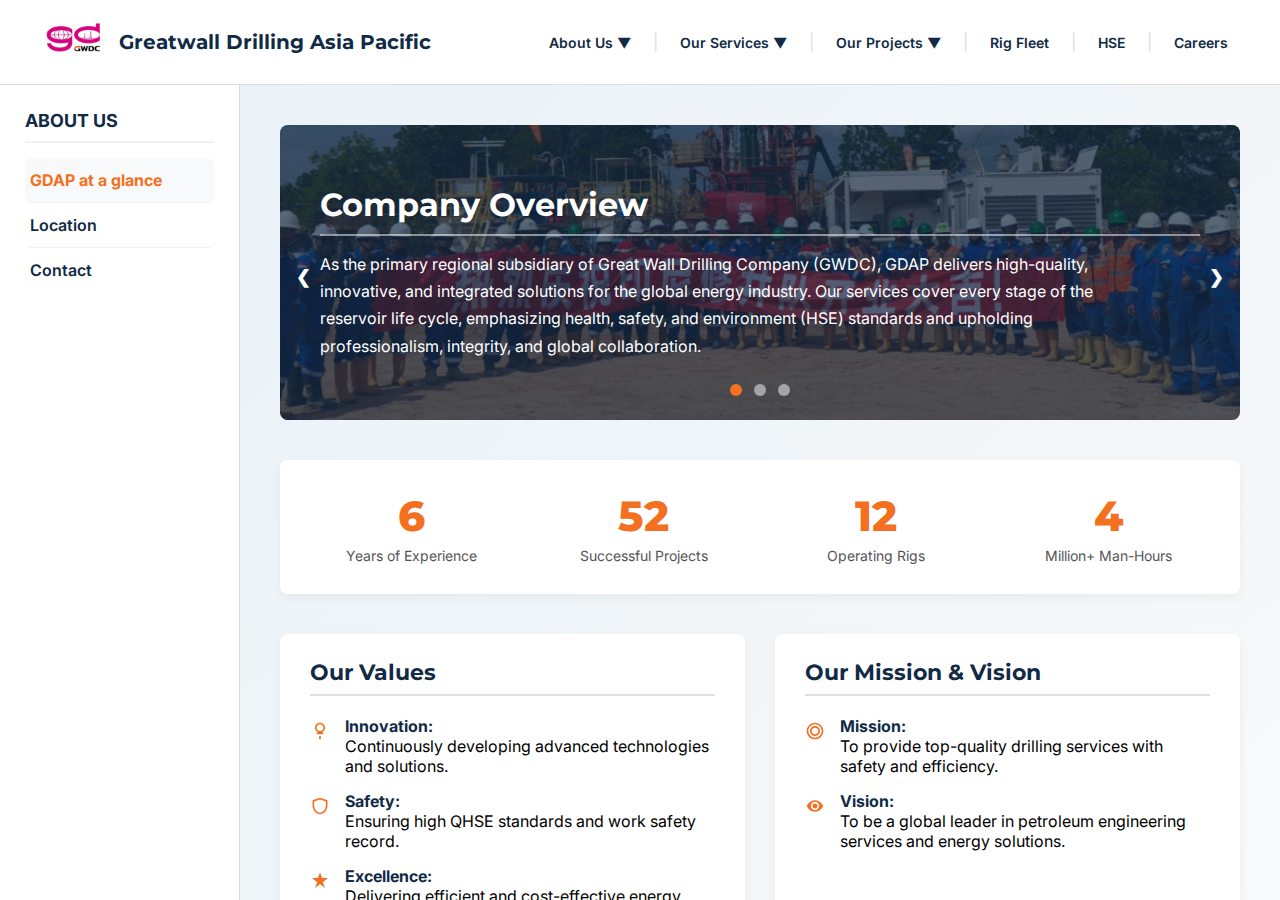
<file: glance.html>
<!DOCTYPE html>
<html lang="en">
<head>
  <meta charset="UTF-8">
  <meta name="viewport" content="width=device-width, initial-scale=1.0">
  <title>GDAP at a Glance</title>
  
  <link rel="preconnect" href="https://fonts.googleapis.com">
  <link rel="preconnect" href="https://fonts.gstatic.com" crossorigin>
  <link href="https://fonts.googleapis.com/css2?family=Inter:wght@400;600&family=Montserrat:wght@600;700;800&display=swap" rel="stylesheet">
  
  <style>
    /* ==========================================================================
       1. GLOBAL STYLES & RESET
       ========================================================================== */
    * {
      margin: 0;
      padding: 0;
      box-sizing: border-box;
    }

    html, body {
      height: 100%;
      font-family: 'Inter', sans-serif;
      background-color: #fff;
    }

    body {
      display: flex;
      flex-direction: column;
    }

    h1, h2, h3, h4, h5, h6, .company-name, .cta-button, .stat-number {
        font-family: 'Montserrat', sans-serif;
    }

    /* ==========================================================================
       2. NAVBAR (Gaya Korporat)
       ========================================================================== */
    .navbar {
      display: flex; align-items: center; justify-content: space-between;
      background-color: #fff; border-bottom: 1px solid #ddd;
      padding: 10px 40px; position: sticky; top: 0; z-index: 1000;
      flex-shrink: 0;
    }
    .navbar-left { display: flex; align-items: center; gap: 15px; }
    .logo-img { height: 60px; }
    .company-name { 
        font-size: 20px; 
        font-weight: 700; 
        color: #112a45;
        white-space: nowrap;
    }
    .navbar-right { display: flex; align-items: center; gap: 10px; }
    .navbar-right a, .dropbtn {
      text-decoration: none; color: #112a45; font-size: 14px; font-weight: 600;
      padding: 8px 12px; border-radius: 6px; transition: background-color 0.3s, color 0.3s;
    }
    .navbar-right a:hover, .dropbtn:hover {
      background-color: #fef0e8; color: #F37021;
    }
    .navbar-right a.active {
        background-color: #F37021; color: #fff;
    }
    .divider { color: #ddd; }
    .dropdown { position: relative; }
    .dropdown-content {
      display: none; position: absolute; top: 110%; left: 0;
      background-color: rgba(255, 255, 255, 0.9); backdrop-filter: blur(8px);
      min-width: 200px; box-shadow: 0 8px 20px rgba(0, 0, 0, 0.15);
      border-radius: 10px; padding: 8px; opacity: 0;
      transform: translateY(10px); transition: opacity 0.3s ease, transform 0.3s ease;
    }
    .dropdown:hover .dropdown-content { display: block; opacity: 1; transform: translateY(0); }
    .dropdown-content a { display: block; padding: 10px 15px; color: #112a45; font-weight: 400; font-size: 14px; border-radius: 6px; }
    .dropdown-content a:hover { background-color: #F37021; color: #fff; }

    /* ==========================================================================
       3. STRUKTUR LAYOUT FULL-HEIGHT
       ========================================================================== */
    .page-wrapper {
      display: flex; flex: 1; overflow: hidden;
    }
    .sidebar {
      flex: 0 0 240px; background-color: #fff; padding: 25px;
      border-right: 1px solid #ddd; overflow-y: auto;
    }
    .sidebar strong {
      display: block; font-size: 18px; color: #112a45; margin-bottom: 15px;
      padding-bottom: 10px; border-bottom: 2px solid #f0f0f0;
    }
    .sidebar a {
      display: block; text-decoration: none; color: #112a45; padding: 12px 5px;
      font-weight: 600; border-bottom: 1px solid #f0f0f0; transition: color 0.2s, background-color 0.2s;
      border-radius: 6px;
    }
    .sidebar a:last-child { border-bottom: none; }
    .sidebar a:hover { color: #F37021; background-color: #f8f9fa; }
    .sidebar a.active { color: #F37021; font-weight: 700; background-color: #f8f9fa;}
    .main-content {
      flex: 1; padding: 40px; overflow-y: auto;
      background-image: linear-gradient(135deg, #eaf2f8 0%, #f8f9fa 100%);
    }
    .content-wrapper {
      max-width: 960px; margin: 0 auto;
      display: flex; flex-direction: column; gap: 40px;
    }
    
    /* ==========================================================================
       4. UPGRADED CONTENT STYLES & ANIMATIONS
       ========================================================================== */
    .hero-glance {
      position: relative; 
      border-radius: 8px; 
      color: white;
      overflow: hidden;
      /* Min height untuk memastikan section terlihat */
      min-height: 280px;
      display: flex;
      align-items: center;
    }
    .hero-content {
      position: relative; /* Agar konten teks berada di atas overlay gelap */
      z-index: 2;
      padding: 60px 40px;
    }
    .hero-glance h2 {
      font-size: 32px; margin-bottom: 15px;
      border-bottom: 2px solid rgba(255,255,255,0.5); padding-bottom: 10px;
    }
    .hero-glance p { font-size: 16px; max-width: 90%; line-height: 1.7; }
    
    /* === GAYA SLIDER & PARALLAX BARU === */
    .slideshow-container {
      position: absolute;
      top: 0; left: 0; width: 100%; height: 100%;
      z-index: 0;
      /* Transisi untuk efek parallax yang halus */
      transition: transform 0.2s ease-out;
    }
    .mySlides {
      display: none;
      width: 100%; height: 100%;
      background-size: cover;
      background-position: center;
    }
    .mySlides::after {
        content: '';
        position: absolute;
        top: 0; left: 0; width: 100%; height: 100%;
        background-color: rgba(17, 42, 69, 0.7);
        z-index: 1;
    }
    .prev, .next {
      cursor: pointer; position: absolute; top: 50%;
      width: auto; padding: 16px; margin-top: -22px;
      color: white; font-weight: bold; font-size: 18px;
      transition: 0.6s ease; border-radius: 0 3px 3px 0;
      user-select: none; z-index: 3;
    }
    .next { right: 0; border-radius: 3px 0 0 3px; }
    .prev:hover, .next:hover { background-color: rgba(0,0,0,0.8); }
    .dots-container {
      text-align: center;
      position: absolute;
      bottom: 20px;
      left: 50%;
      transform: translateX(-50%);
      z-index: 3;
    }
    .dot {
      cursor: pointer; height: 12px; width: 12px;
      margin: 0 4px; background-color: rgba(255,255,255,0.5);
      border-radius: 50%; display: inline-block;
      transition: background-color 0.6s ease;
    }
    .active-dot, .dot:hover { background-color: #F37021; }
    .fade {
      animation-name: fade;
      animation-duration: 1.5s;
    }
    @keyframes fade {
      from {opacity: .4} 
      to {opacity: 1}
    }

    .stats-section {
        display: grid; grid-template-columns: repeat(auto-fit, minmax(180px, 1fr));
        gap: 30px; background-color: #fff; padding: 30px;
        border-radius: 8px; box-shadow: 0 4px 12px rgba(0,0,0,0.05);
    }
    .stat-item { text-align: center; }
    .stat-number { font-size: 42px; font-weight: 800; color: #F37021; }
    .stat-label { display: block; font-size: 14px; color: #555; margin-top: 5px; }

    .values-grid { display: grid; grid-template-columns: 1fr 1fr; gap: 30px; }
    .content-card {
      background-color: #fff; padding: 25px 30px; border-radius: 8px;
      box-shadow: 0 4px 12px rgba(0, 0, 0, 0.05);
      transition: transform 0.3s ease, box-shadow 0.3s ease;
    }
    .content-card:hover { transform: translateY(-5px); box-shadow: 0 8px 20px rgba(0,0,0,0.08); }
    .content-card h3 {
      font-size: 22px; color: #112a45; margin-bottom: 20px;
      border-bottom: 2px solid #e0e0e0; padding-bottom: 8px;
    }
    .info-list { list-style: none; padding: 0; }
    .info-list li {
      display: flex; align-items: flex-start; margin-bottom: 15px;
      padding-left: 35px; position: relative;
    }
    .info-list li::before {
      content: ''; position: absolute; left: 0; top: 5px;
      width: 20px; height: 20px; background-color: #F37021;
      -webkit-mask-size: cover; mask-size: cover;
    }
    .info-list .icon-innovation::before { -webkit-mask-image: url("data:image/svg+xml,%3Csvg xmlns='http://www.w3.org/2000/svg' viewBox='0 0 24 24' fill='currentColor'%3E%3Cpath d='M12 2C8.691 2 6 4.691 6 8C6 10.142 7.234 12.049 9.002 12.915L9 14H8V16H16V14H15L14.998 12.915C16.766 12.049 18 10.142 18 8C18 4.691 15.309 2 12 2ZM12 4C14.206 4 16 5.794 16 8C16 9.471 15.111 10.769 13.883 11.455L14 12H10L10.117 11.455C8.889 10.769 8 9.471 8 8C8 5.794 9.794 4 12 4Z M11 18H13V22H11V18Z'/%3E%3C/svg%3E"); mask-image: url("data:image/svg+xml,%3Csvg xmlns='http://www.w3.org/2000/svg' viewBox='0 0 24 24' fill='currentColor'%3E%3Cpath d='M12 2C8.691 2 6 4.691 6 8C6 10.142 7.234 12.049 9.002 12.915L9 14H8V16H16V14H15L14.998 12.915C16.766 12.049 18 10.142 18 8C18 4.691 15.309 2 12 2ZM12 4C14.206 4 16 5.794 16 8C16 9.471 15.111 10.769 13.883 11.455L14 12H10L10.117 11.455C8.889 10.769 8 9.471 8 8C8 5.794 9.794 4 12 4Z M11 18H13V22H11V18Z'/%3E%3C/svg%3E"); }
    .info-list .icon-safety::before { -webkit-mask-image: url("data:image/svg+xml,%3Csvg xmlns='http://www.w3.org/2000/svg' viewBox='0 0 24 24' fill='currentColor'%3E%3Cpath d='M12 2L3 5V11C3 16.523 7.029 21.5 12 22C16.971 21.5 21 16.523 21 11V5L12 2ZM12 4.09L19 6.556V11C19 15.452 15.955 19.447 12 19.95V19.95C8.045 19.447 5 15.452 5 11V6.556L12 4.09Z'/%3E%3C/svg%3E"); mask-image: url("data:image/svg+xml,%3Csvg xmlns='http://www.w3.org/2000/svg' viewBox='0 0 24 24' fill='currentColor'%3E%3Cpath d='M12 2L3 5V11C3 16.523 7.029 21.5 12 22C16.971 21.5 21 16.523 21 11V5L12 2ZM12 4.09L19 6.556V11C19 15.452 15.955 19.447 12 19.95V19.95C8.045 19.447 5 15.452 5 11V6.556L12 4.09Z'/%3E%3C/svg%3E"); }
    .info-list .icon-excellence::before { -webkit-mask-image: url("data:image/svg+xml,%3Csvg xmlns='http://www.w3.org/2000/svg' viewBox='0 0 24 24' fill='currentColor'%3E%3Cpath d='M12 1.5L14.472 8.528H21.5L15.514 13.472L18 20.5L12 15.528L6 20.5L8.486 13.472L2.5 8.528H9.528L12 1.5Z'/%3E%3C/svg%3E"); mask-image: url("data:image/svg+xml,%3Csvg xmlns='http://www.w3.org/2000/svg' viewBox='0 0 24 24' fill='currentColor'%3E%3Cpath d='M12 1.5L14.472 8.528H21.5L15.514 13.472L18 20.5L12 15.528L6 20.5L8.486 13.472L2.5 8.528H9.528L12 1.5Z'/%3E%3C/svg%3E"); }
    .info-list .icon-collaboration::before { -webkit-mask-image: url("data:image/svg+xml,%3Csvg xmlns='http://www.w3.org/2000/svg' viewBox='0 0 24 24' fill='currentColor'%3E%3Cpath d='M14 8C14 5.791 12.209 4 10 4C7.791 4 6 5.791 6 8C6 10.209 7.791 12 10 12C12.209 12 14 10.209 14 8ZM12 8C12 9.105 11.105 10 10 10C8.895 10 8 9.105 8 8C8 6.895 8.895 6 10 6C11.105 6 12 6.895 12 8Z M18 10C18 7.791 16.209 6 14 6C13.448 6 13 6.448 13 7C13 7.552 13.448 8 14 8C15.105 8 16 8.895 16 10C16 11.105 15.105 12 14 12C13.448 12 13 12.448 13 13C13 13.552 13.448 14 14 14C16.209 14 18 12.209 18 10Z M13.5 16.606C13.195 16.032 12.766 15.524 12.24 15.132C11.393 14.493 10.246 14.195 9 14.451V17.5C9 17.776 8.776 18 8.5 18H7.5C7.224 18 7 17.776 7 17.5V14.451C5.232 14.846 4 16.242 4 18C4 19.104 4.896 20 6 20H12.236C12.428 19.348 12.836 18.784 13.364 18.356C13.805 18.004 14.328 17.741 14.903 17.585C14.482 17.299 14.015 16.932 13.5 16.606Z'/%3E%3C/svg%3E"); mask-image: url("data:image/svg+xml,%3Csvg xmlns='http://www.w3.org/2000/svg' viewBox='0 0 24 24' fill='currentColor'%3E%3Cpath d='M14 8C14 5.791 12.209 4 10 4C7.791 4 6 5.791 6 8C6 10.209 7.791 12 10 12C12.209 12 14 10.209 14 8ZM12 8C12 9.105 11.105 10 10 10C8.895 10 8 9.105 8 8C8 6.895 8.895 6 10 6C11.105 6 12 6.895 12 8Z M18 10C18 7.791 16.209 6 14 6C13.448 6 13 6.448 13 7C13 7.552 13.448 8 14 8C15.105 8 16 8.895 16 10C16 11.105 15.105 12 14 12C13.448 12 13 12.448 13 13C13 13.552 13.448 14 14 14C16.209 14 18 12.209 18 10Z M13.5 16.606C13.195 16.032 12.766 15.524 12.24 15.132C11.393 14.493 10.246 14.195 9 14.451V17.5C9 17.776 8.776 18 8.5 18H7.5C7.224 18 7 17.776 7 17.5V14.451C5.232 14.846 4 16.242 4 18C4 19.104 4.896 20 6 20H12.236C12.428 19.348 12.836 18.784 13.364 18.356C13.805 18.004 14.328 17.741 14.903 17.585C14.482 17.299 14.015 16.932 13.5 16.606Z'/%3E%3C/svg%3E"); }
    .info-list .icon-mission::before { -webkit-mask-image: url("data:image/svg+xml,%3Csvg xmlns='http://www.w3.org/2000/svg' viewBox='0 0 24 24' fill='currentColor'%3E%3Cpath d='M12 2C6.486 2 2 6.486 2 12C2 17.514 6.486 22 12 22C17.514 22 22 17.514 22 12C22 6.486 17.514 2 12 2ZM12 4C16.411 4 20 7.589 20 12C20 16.411 16.411 20 12 20C7.589 20 4 16.411 4 12C4 7.589 7.589 4 12 4ZM12 6C8.691 6 6 8.691 6 12C6 15.309 8.691 18 12 18C15.309 18 18 15.309 18 12C18 8.691 15.309 6 12 6ZM12 8C14.206 8 16 9.794 16 12C16 14.206 14.206 16 12 16C9.794 16 8 14.206 8 12C8 9.794 9.794 8 12 8Z'/%3E%3C/svg%3E"); mask-image: url("data:image/svg+xml,%3Csvg xmlns='http://www.w3.org/2000/svg' viewBox='0 0 24 24' fill='currentColor'%3E%3Cpath d='M12 2C6.486 2 2 6.486 2 12C2 17.514 6.486 22 12 22C17.514 22 22 17.514 22 12C22 6.486 17.514 2 12 2ZM12 4C16.411 4 20 7.589 20 12C20 16.411 16.411 20 12 20C7.589 20 4 16.411 4 12C4 7.589 7.589 4 12 4ZM12 6C8.691 6 6 8.691 6 12C6 15.309 8.691 18 12 18C15.309 18 18 15.309 18 12C18 8.691 15.309 6 12 6ZM12 8C14.206 8 16 9.794 16 12C16 14.206 14.206 16 12 16C9.794 16 8 14.206 8 12C8 9.794 9.794 8 12 8Z'/%3E%3C/svg%3E"); }
    .info-list .icon-vision::before { -webkit-mask-image: url("data:image/svg+xml,%3Csvg xmlns='http://www.w3.org/2000/svg' viewBox='0 0 24 24' fill='currentColor'%3E%3Cpath d='M12 5C5.373 5 2 12 2 12C2 12 5.373 19 12 19C18.627 19 22 12 22 12C22 12 18.627 5 12 5ZM12 7C14.761 7 17 9.239 17 12C17 14.761 14.761 17 12 17C9.239 17 7 14.761 7 12C7 9.239 9.239 7 12 7ZM12 9C10.343 9 9 10.343 9 12C9 13.657 10.343 15 12 15C13.657 15 15 13.657 15 12C15 10.343 13.657 9 12 9Z'/%3E%3C/svg%3E"); mask-image: url("data:image/svg+xml,%3Csvg xmlns='http://www.w3.org/2000/svg' viewBox='0 0 24 24' fill='currentColor'%3E%3Cpath d='M12 5C5.373 5 2 12 2 12C2 12 5.373 19 12 19C18.627 19 22 12 22 12C22 12 18.627 5 12 5ZM12 7C14.761 7 17 9.239 17 12C17 14.761 14.761 17 12 17C9.239 17 7 14.761 7 12C7 9.239 9.239 7 12 7ZM12 9C10.343 9 9 10.343 9 12C9 13.657 10.343 15 12 15C13.657 15 15 13.657 15 12C15 10.343 13.657 9 12 9Z'/%3E%3C/svg%3E"); }
    .info-list strong { display: block; color: #112a45; font-weight: 700;}
    
    .cta-banner {
        background-color: #112a45;
        color: #fff;
        padding: 40px;
        border-radius: 8px;
        text-align: center;
        display: flex;
        flex-direction: column;
        align-items: center;
        gap: 15px;
    }
    .cta-banner h3 {
        color: #fff;
        font-size: 24px;
        border: none;
        margin: 0;
        padding: 0;
    }
    .cta-banner p {
        color: #a9b4c2;
        max-width: 600px;
        margin: 0;
    }
    .cta-banner .cta-button {
        background-color: #F37021; /* Warna oranye agar lebih menonjol */
        font-family: 'Montserrat', sans-serif;
        padding: 12px 25px; /* Sedikit lebih besar */
        margin-top: 10px;
        color: #fff;
        text-decoration: none;
        border-radius: 6px;
        transition: background-color 0.3s, transform 0.3s;
    }
    .cta-banner .cta-button:hover {
        background-color: #d85e15; /* Warna oranye lebih gelap saat hover */
        transform: translateY(-3px);
    }

    .fade-in-section {
      opacity: 0; transform: translateY(30px);
      transition: opacity 0.6s ease-out, transform 0.6s ease-out;
    }
    .fade-in-section.is-visible { opacity: 1; transform: translateY(0); }
    
    /* ==========================================================================
       5. RESPONSIVE DESIGN
       ========================================================================== */
    @media (max-width: 900px) {
      .navbar { flex-direction: column; padding: 15px 20px; gap: 15px; }
      .navbar-right { flex-wrap: wrap; justify-content: center; }
      .page-wrapper { flex-direction: column; }
      .sidebar { border-right: none; border-bottom: 1px solid #ddd; flex-shrink: 0;}
      .main-content { padding: 25px 15px; }
      .values-grid { grid-template-columns: 1fr; }
      .stats-section { grid-template-columns: 1fr 1fr; }
      .hero-content { padding: 40px 25px; }
      .hero-glance p { max-width: 100%; }
    }
  </style>
</head>
<body>

  <header class="navbar">
    <div class="navbar-left">
      <a href="index.html"><img src="GDAP2.jpeg" alt="GDAP Logo" class="logo-img"></a>
      <div class="company-name">
        <span>Greatwall Drilling</span>
        <span class="sub-line">Asia Pacific</span>
      </div>
    </div>
    <nav class="navbar-right">
      <div class="dropdown">
        <a href="#" class="dropbtn">About Us ▼</a>
        <div class="dropdown-content">
          <a href="glance.html">GDAP at a glance</a>
          <a href="location.html">Location</a>
          <a href="contact.html">Contact</a>
        </div>
      </div>
      <span class="divider">|</span>
      <div class="dropdown">
        <a href="#" class="dropbtn">Our Services ▼</a>
        <div class="dropdown-content">
          <a href="drillingrig.html">Drilling Rig</a>
          <a href="mud.html">Mud</a>
          <a href="cementing.html">Cementing</a>
        </div>
      </div>
      <span class="divider">|</span>
      <div class="dropdown">
        <a href="#" class="dropbtn">Our Projects ▼</a>
        <div class="dropdown-content">
          <a href="ourprojects.html">All Projects</a>
          <a href="offshore.html">Offshore Projects</a>
          <a href="onshore.html">Onshore Projects</a>
        </div>
      </div>
      <span class="divider">|</span>
      <a href="rig-fleet.html">Rig Fleet</a>
      <span class="divider">|</span>
      <a href="hse.html">HSE</a>
      <span class="divider">|</span>
      <a href="careers.html">Careers</a>
    </nav>
  </header>

  <div class="page-wrapper">
    <aside class="sidebar">
      <strong>ABOUT US</strong>
      <a href="glance.html" class="active">GDAP at a glance</a>
      <a href="location.html">Location</a>
      <a href="contact.html">Contact</a>
    </aside>

    <main class="main-content" id="main-content">
      <div class="content-wrapper">
        
        <section class="hero-glance fade-in-section">
          
          <div class="slideshow-container">
            
            <div class="mySlides fade" style="background-image: url('GDAP3.jpeg');"></div>
            <div class="mySlides fade" style="background-image: url('GW1.jpg');"></div>
            <div class="mySlides fade" style="background-image: url('GW2.jpg');"></div>
          </div>

          <div class="hero-content">
            <h2>Company Overview</h2>
            <p>As the primary regional subsidiary of Great Wall Drilling Company (GWDC), GDAP delivers high-quality, innovative, and integrated solutions for the global energy industry. Our services cover every stage of the reservoir life cycle, emphasizing health, safety, and environment (HSE) standards and upholding professionalism, integrity, and global collaboration.</p>
          </div>

          <a class="prev" onclick="plusSlides(-1)">&#10094;</a>
          <a class="next" onclick="plusSlides(1)">&#10095;</a>
          <div class="dots-container">
            <span class="dot" onclick="currentSlide(1)"></span>
            <span class="dot" onclick="currentSlide(2)"></span>
            <span class="dot" onclick="currentSlide(3)"></span>
          </div>

        </section>
        
        <section class="stats-section fade-in-section">
            <div class="stat-item">
                <span class="stat-number" data-target="20">0</span>
                <span class="stat-label">Years of Experience</span>
            </div>
            <div class="stat-item">
                <span class="stat-number" data-target="150">0</span>
                <span class="stat-label">Successful Projects</span>
            </div>
            <div class="stat-item">
                <span class="stat-number" data-target="35">0</span>
                <span class="stat-label">Operating Rigs</span>
            </div>
            <div class="stat-item">
                <span class="stat-number" data-target="12">0</span>
                <span class="stat-label">Million+ Man-Hours</span>
            </div>
        </section>

        <div class="values-grid">
          <div class="content-card fade-in-section">
            <h3>Our Values</h3>
            <ul class="info-list">
              <li class="icon-innovation">
                <div><strong>Innovation:</strong> Continuously developing advanced technologies and solutions.</div>
              </li>
              <li class="icon-safety">
                <div><strong>Safety:</strong> Ensuring high QHSE standards and work safety record.</div>
              </li>
              <li class="icon-excellence">
                <div><strong>Excellence:</strong> Delivering efficient and cost-effective energy solutions.</div>
              </li>
              <li class="icon-collaboration">
                <div><strong>Collaboration:</strong> Fostering teamwork and global partnerships.</div>
              </li>
            </ul>
          </div>

          <div class="content-card fade-in-section">
            <h3>Our Mission & Vision</h3>
            <ul class="info-list">
              <li class="icon-mission">
                <div><strong>Mission:</strong> To provide top-quality drilling services with safety and efficiency.</div>
              </li>
              <li class="icon-vision">
                <div><strong>Vision:</strong> To be a global leader in petroleum engineering services and energy solutions.</div>
              </li>
            </ul>
          </div>
        </div>
        
        <section class="cta-banner fade-in-section">
            <h3>Our Parent Company</h3>
            <p>GDAP is proud to be part of the global Great Wall Drilling Company (GWDC) family, a world leader in integrated energy services.</p>
            <a href="https://www.gwdc.com.cn/en/" class="cta-button" target="_blank">Visit GWDC Global Website</a>
        </section>

      </div>
    </main>
  </div>

<script>
document.addEventListener('DOMContentLoaded', function() {
  
  // =======================================================
  // 1. ANIMASI FADE-IN UNTUK SEMUA SECTION
  // =======================================================
  const sections = document.querySelectorAll('.fade-in-section');
  const observer = new IntersectionObserver((entries) => {
    entries.forEach(entry => {
      if (entry.isIntersecting) {
        entry.target.classList.add('is-visible');
        observer.unobserve(entry.target);
      }
    });
  }, { threshold: 0.1 });
  sections.forEach(section => { observer.observe(section); });


  // =======================================================
  // 2. EFEK PARALLAX PADA HERO SLIDER
  // =======================================================
  const mainContent = document.getElementById('main-content');
  const sliderContainer = document.querySelector('.slideshow-container');
  if (sliderContainer) {
    mainContent.addEventListener('scroll', function() {
        const scrollTop = mainContent.scrollTop;
        // Gerakkan background lebih lambat (0.4x dari kecepatan scroll)
        sliderContainer.style.transform = `translateY(${scrollTop * 0.4}px)`;
    });
  }


  // =======================================================
  // 3. ANIMASI HITUNG ANGKA (LEBIH HALUS)
  // =======================================================
  const animateCounter = (el) => {
    const target = +el.getAttribute('data-target');
    const duration = 2000; // Durasi animasi dalam milidetik
    let start = null;

    const step = (timestamp) => {
      if (!start) start = timestamp;
      const progress = Math.min((timestamp - start) / duration, 1);
      el.innerText = Math.floor(progress * target);
      if (progress < 1) {
        window.requestAnimationFrame(step);
      }
    };
    window.requestAnimationFrame(step);
  };
  
  const counterObserver = new IntersectionObserver((entries, observer) => {
    entries.forEach(entry => {
      if (entry.isIntersecting) {
        animateCounter(entry.target);
        observer.unobserve(entry.target);
      }
    });
  }, { threshold: 0.8 });

  document.querySelectorAll('.stat-number').forEach(number => {
    counterObserver.observe(number);
  });


  // =======================================================
  // 4. LOGIKA SLIDER
  // =======================================================
  let slideIndex = 1;
  const slides = document.getElementsByClassName("mySlides");
  const dots = document.getElementsByClassName("dot");

  // Buat fungsi global agar bisa diakses oleh onclick di HTML
  window.plusSlides = function(n) {
    showSlides(slideIndex += n);
  }
  window.currentSlide = function(n) {
    showSlides(slideIndex = n);
  }

  function showSlides(n) {
    if (n > slides.length) { slideIndex = 1 }
    if (n < 1) { slideIndex = slides.length }
    
    for (let i = 0; i < slides.length; i++) {
      slides[i].style.display = "none";
    }
    for (let i = 0; i < dots.length; i++) {
      dots[i].className = dots[i].className.replace(" active-dot", "");
    }
    
    slides[slideIndex - 1].style.display = "block";
    dots[slideIndex - 1].className += " active-dot";
  }
  
  // Tampilkan slide pertama saat halaman dimuat
  if (slides.length > 0) {
      showSlides(slideIndex);
  }

  // Otomatis ganti slide
  setInterval(() => {
    plusSlides(1);
  }, 5000);

});
</script>

</body>
</html>
</file>
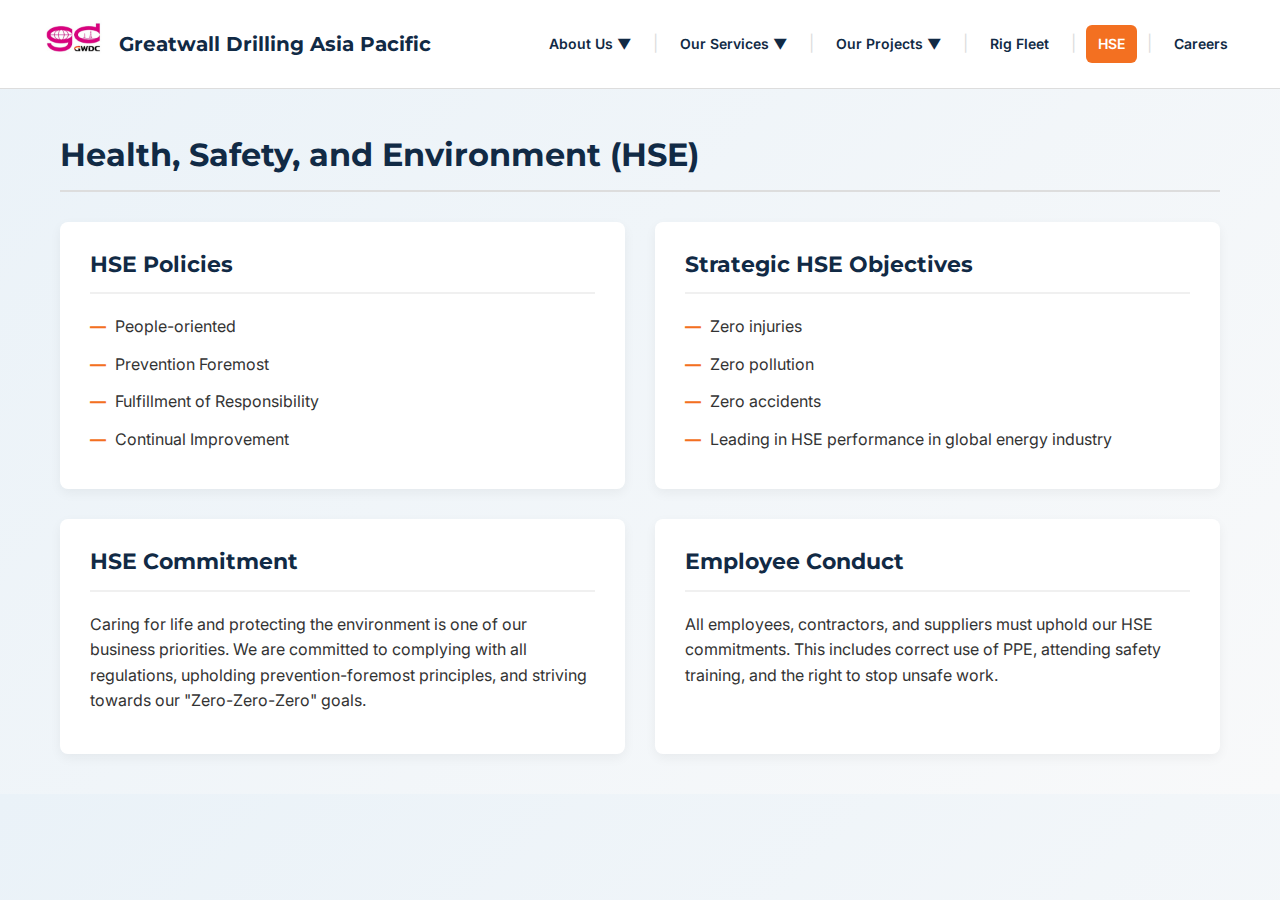
<file: hse.html>
<!DOCTYPE html>
<html lang="en">
<head>
  <meta charset="UTF-8">
  <meta name="viewport" content="width=device-width, initial-scale=1.0">
  <title>HSE - GDAP</title>

  <link rel="preconnect" href="https://fonts.googleapis.com">
  <link rel="preconnect" href="https://fonts.gstatic.com" crossorigin>
  <link href="https://fonts.googleapis.com/css2?family=Inter:wght@400;600&family=Montserrat:wght@600;700;800&display=swap" rel="stylesheet">

  <style>
    /* ==========================================================================
       1. GLOBAL STYLES & RESET
       ========================================================================== */
    * {
      margin: 0;
      padding: 0;
      box-sizing: border-box;
    }

    body {
      font-family: 'Inter', sans-serif;
      background-image: linear-gradient(135deg, #eaf2f8 0%, #f8f9fa 100%);
      color: #333;
      line-height: 1.6;
    }
    
    h1, h2, h3, h4, h5, h6, .company-name {
        font-family: 'Montserrat', sans-serif;
    }

    /* ==========================================================================
       2. NAVBAR (Gaya Korporat Baru)
       ========================================================================== */
  .navbar {
      display: flex; align-items: center; justify-content: space-between;
      background-color: #fff; border-bottom: 1px solid #ddd;
      padding: 10px 40px; position: sticky; top: 0; z-index: 1000;
      flex-shrink: 0;
    }
    .navbar-left { display: flex; align-items: center; gap: 15px; }
    .logo-img { height: 60px; }
    /* REVISI: Mengembalikan gaya nama perusahaan menjadi satu baris */
    .company-name { 
        font-size: 20px; 
        font-weight: 700; 
        color: #112a45;
        white-space: nowrap; /* Mencegah teks turun baris */
    }
    .navbar-right { display: flex; align-items: center; gap: 10px; }
    .navbar-right a, .dropbtn {
      text-decoration: none; color: #112a45; font-size: 14px; font-weight: 600;
      padding: 8px 12px; border-radius: 6px; transition: background-color 0.3s, color 0.3s;
    }
    .navbar-right a:hover, .dropbtn:hover {
      background-color: #fef0e8; color: #F37021;
    }
    .navbar-right a.active {
        background-color: #F37021; color: #fff;
    }
    .divider { color: #ddd; }
    .dropdown { position: relative; }
    .dropdown-content {
      display: none; position: absolute; top: 110%; left: 0;
      background-color: rgba(255, 255, 255, 0.9); backdrop-filter: blur(8px);
      min-width: 200px; box-shadow: 0 8px 20px rgba(0, 0, 0, 0.15);
      border-radius: 10px; padding: 8px; opacity: 0;
      transform: translateY(10px); transition: opacity 0.3s ease, transform 0.3s ease;
    }
    .dropdown:hover .dropdown-content { display: block; opacity: 1; transform: translateY(0); }
    .dropdown-content a { display: block; padding: 10px 15px; color: #112a45; font-weight: 400; font-size: 14px; border-radius: 6px; }
    .dropdown-content a:hover { background-color: #F37021; color: #fff; }
    /* ==========================================================================
       3. GENERAL LAYOUT (Tanpa Sidebar)
       ========================================================================== */
    .page-container {
      max-width: 1200px;
      margin: 40px auto;
      padding: 0 20px;
    }

    .page-title {
        color: #112a45; font-size: 32px; margin-bottom: 30px;
        padding-bottom: 10px; border-bottom: 2px solid #ddd;
    }

    /* ==========================================================================
       4. UPGRADED CONTENT STYLES (HSE)
       ========================================================================== */
    .hse-grid {
        display: grid;
        grid-template-columns: 1fr 1fr;
        gap: 30px;
    }

    .content-card {
      background-color: #fff;
      padding: 25px 30px;
      border-radius: 8px;
      box-shadow: 0 4px 12px rgba(0, 0, 0, 0.05);
      transition: transform 0.3s ease, box-shadow 0.3s ease;
    }

    .content-card:hover {
        transform: translateY(-5px);
        box-shadow: 0 8px 20px rgba(0,0,0,0.08);
    }

    .content-card h2 {
      font-size: 22px; color: #112a45; margin-bottom: 20px;
      padding-bottom: 10px; border-bottom: 2px solid #f0f0f0;
    }

    .content-card p { margin-bottom: 15px; }
    
    .icon-list {
        list-style: none;
        padding: 0;
    }
    .icon-list li {
        padding-left: 25px;
        position: relative;
        margin-bottom: 12px;
    }
    .icon-list li::before {
        content: '—';
        position: absolute;
        left: 0;
        top: 0;
        color: #F37021;
        font-weight: bold;
    }

    .fade-in-section {
      opacity: 0; transform: translateY(30px);
      transition: opacity 0.6s ease-out, transform 0.6s ease-out;
    }
    .fade-in-section.is-visible { opacity: 1; transform: translateY(0); }
    
    /* ==========================================================================
       5. RESPONSIVE DESIGN
       ========================================================================== */
    @media (max-width: 900px) {
      .navbar { flex-direction: column; padding: 15px 20px; gap: 15px; }
      .navbar-right { flex-wrap: wrap; justify-content: center; }
      .page-container { margin-top: 20px; padding: 0 15px; }
      .hse-grid { grid-template-columns: 1fr; }
    }
  </style>
</head>
<body>

  <header class="navbar">
    <div class="navbar-left">
      <a href="index.html"><img src="GDAP2.jpeg" alt="GDAP Logo" class="logo-img"></a>
      <div class="company-name">
        <span>Greatwall Drilling</span>
        <span class="sub-line">Asia Pacific</span>
      </div>
    </div>
    <nav class="navbar-right">
      <div class="dropdown">
        <a href="#" class="dropbtn">About Us ▼</a>
        <div class="dropdown-content">
          <a href="glance.html">GDAP at a glance</a>
          <a href="location.html">Location</a>
          <a href="contact.html">Contact</a>
        </div>
      </div>
      <span class="divider">|</span>
      <div class="dropdown">
        <a href="#" class="dropbtn">Our Services ▼</a>
        <div class="dropdown-content">
          <a href="drillingrig.html">Drilling Rig</a>
          <a href="mud.html">Mud</a>
          <a href="cementing.html">Cementing</a>
        </div>
      </div>
      <span class="divider">|</span>
      <div class="dropdown">
        <a href="#" class="dropbtn">Our Projects ▼</a>
        <div class="dropdown-content">
          <a href="ourprojects.html">All Projects</a>
          <a href="offshore.html">Offshore Projects</a>
          <a href="onshore.html">Onshore Projects</a>
        </div>
      </div>
      <span class="divider">|</span>
      <a href="rig-fleet.html">Rig Fleet</a>
      <span class="divider">|</span>
      <a href="hse.html" class="active">HSE</a>
      <span class="divider">|</span>
      <a href="careers.html">Careers</a>
    </nav>
  </header>

  <main class="page-container">
    <div class="content-wrapper">
        <h1 class="page-title fade-in-section">Health, Safety, and Environment (HSE)</h1>

        <div class="hse-grid">
            <div class="content-card fade-in-section">
                <h2>HSE Policies</h2>
                <ul class="icon-list">
                    <li>People-oriented</li>
                    <li>Prevention Foremost</li>
                    <li>Fulfillment of Responsibility</li>
                    <li>Continual Improvement</li>
                </ul>
            </div>

            <div class="content-card fade-in-section">
                <h2>Strategic HSE Objectives</h2>
                <ul class="icon-list">
                    <li>Zero injuries</li>
                    <li>Zero pollution</li>
                    <li>Zero accidents</li>
                    <li>Leading in HSE performance in global energy industry</li>
                </ul>
            </div>

            <div class="content-card fade-in-section">
                <h2>HSE Commitment</h2>
                <p>
                  Caring for life and protecting the environment is one of our business priorities. We are committed to complying with all regulations, upholding prevention-foremost principles, and striving towards our "Zero-Zero-Zero" goals.
                </p>
            </div>

            <div class="content-card fade-in-section">
                <h2>Employee Conduct</h2>
                <p>
                  All employees, contractors, and suppliers must uphold our HSE commitments. This includes correct use of PPE, attending safety training, and the right to stop unsafe work.
                </p>
            </div>
        </div>
    </div>
  </main>

<script>
document.addEventListener('DOMContentLoaded', function() {
  const sections = document.querySelectorAll('.fade-in-section');
  const observerOptions = {
    root: null,
    rootMargin: '0px',
    threshold: 0.1
  };

  const observer = new IntersectionObserver((entries, observer) => {
    entries.forEach(entry => {
      if (entry.isIntersecting) {
        entry.target.classList.add('is-visible');
        observer.unobserve(entry.target);
      }
    });
  }, observerOptions);

  sections.forEach(section => {
    observer.observe(section);
  });
});
</script>

</body>
</html>
</file>
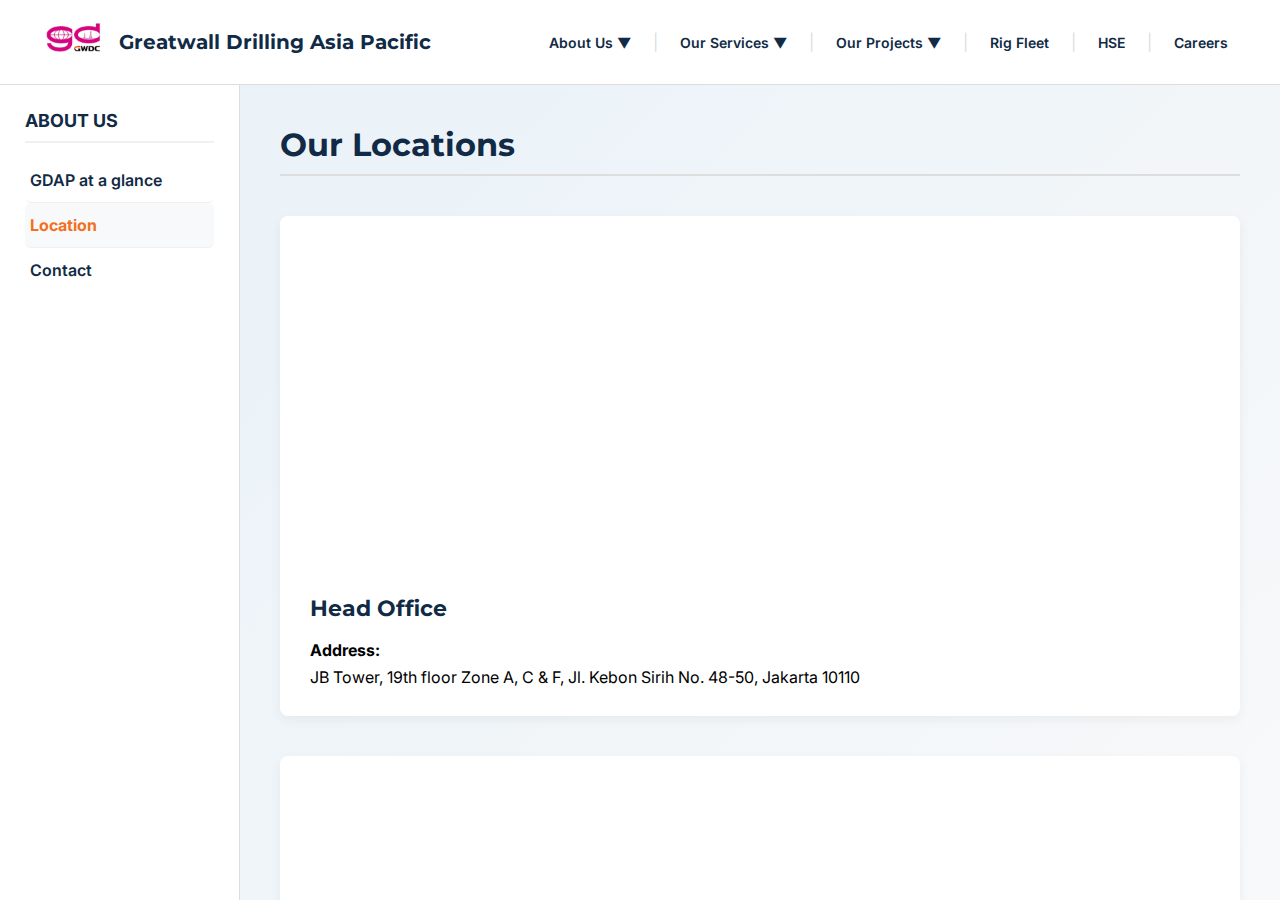
<file: location.html>
<!DOCTYPE html>
<html lang="en">
<head>
  <meta charset="UTF-8">
  <meta name="viewport" content="width=device-width, initial-scale=1.0">
  <title>GDAP Location</title>

  <link rel="preconnect" href="https://fonts.googleapis.com">
  <link rel="preconnect" href="https://fonts.gstatic.com" crossorigin>
  <link href="https://fonts.googleapis.com/css2?family=Inter:wght@400;600&family=Montserrat:wght@600;700;800&display=swap" rel="stylesheet">

  <style>
    /* ==========================================================================
       1. GLOBAL STYLES & RESET
       ========================================================================== */
    * {
      margin: 0;
      padding: 0;
      box-sizing: border-box;
    }

    html, body {
      height: 100%;
      font-family: 'Inter', sans-serif;
      background-color: #fff;
    }

    body {
      display: flex;
      flex-direction: column;
    }
    
    h1, h2, h3, h4, h5, h6, .company-name {
        font-family: 'Montserrat', sans-serif;
    }

    /* ==========================================================================
       2. NAVBAR (Gaya Korporat Baru)
       ========================================================================== */
.navbar {
      display: flex; align-items: center; justify-content: space-between;
      background-color: #fff; border-bottom: 1px solid #ddd;
      padding: 10px 40px; position: sticky; top: 0; z-index: 1000;
      flex-shrink: 0;
    }
    .navbar-left { display: flex; align-items: center; gap: 15px; }
    .logo-img { height: 60px; }
    /* REVISI: Mengembalikan gaya nama perusahaan menjadi satu baris */
    .company-name { 
        font-size: 20px; 
        font-weight: 700; 
        color: #112a45;
        white-space: nowrap; /* Mencegah teks turun baris */
    }
    .navbar-right { display: flex; align-items: center; gap: 10px; }
    .navbar-right a, .dropbtn {
      text-decoration: none; color: #112a45; font-size: 14px; font-weight: 600;
      padding: 8px 12px; border-radius: 6px; transition: background-color 0.3s, color 0.3s;
    }
    .navbar-right a:hover, .dropbtn:hover {
      background-color: #fef0e8; color: #F37021;
    }
    .navbar-right a.active {
        background-color: #F37021; color: #fff;
    }
    .divider { color: #ddd; }
    .dropdown { position: relative; }
    .dropdown-content {
      display: none; position: absolute; top: 110%; left: 0;
      background-color: rgba(255, 255, 255, 0.9); backdrop-filter: blur(8px);
      min-width: 200px; box-shadow: 0 8px 20px rgba(0, 0, 0, 0.15);
      border-radius: 10px; padding: 8px; opacity: 0;
      transform: translateY(10px); transition: opacity 0.3s ease, transform 0.3s ease;
    }
    .dropdown:hover .dropdown-content { display: block; opacity: 1; transform: translateY(0); }
    .dropdown-content a { display: block; padding: 10px 15px; color: #112a45; font-weight: 400; font-size: 14px; border-radius: 6px; }
    .dropdown-content a:hover { background-color: #F37021; color: #fff; }

    /* ==========================================================================
       3. STRUKTUR LAYOUT FULL-HEIGHT
       ========================================================================== */
    .page-wrapper {
      display: flex;
      flex: 1;
      overflow: hidden;
    }

    .sidebar {
      flex: 0 0 240px;
      background-color: #fff;
      padding: 25px;
      border-right: 1px solid #ddd;
      overflow-y: auto;
    }
    .sidebar strong {
      display: block; font-size: 18px; color: #112a45; margin-bottom: 15px;
      padding-bottom: 10px; border-bottom: 2px solid #f0f0f0;
    }
    .sidebar a {
      display: block; text-decoration: none; color: #112a45; padding: 12px 5px;
      font-weight: 600; border-bottom: 1px solid #f0f0f0; transition: color 0.2s, background-color 0.2s;
      border-radius: 6px;
    }
    .sidebar a:last-child { border-bottom: none; }
    .sidebar a:hover { color: #F37021; background-color: #f8f9fa; }
    .sidebar a.active { color: #F37021; font-weight: 700; background-color: #f8f9fa;}

    .main-content {
      flex: 1;
      padding: 40px;
      overflow-y: auto;
      background-image: linear-gradient(135deg, #eaf2f8 0%, #f8f9fa 100%);
    }

    .content-wrapper {
      max-width: 960px;
      margin: 0 auto;
      display: flex;
      flex-direction: column;
      gap: 40px;
    }
    
    /* ==========================================================================
       4. UPGRADED CONTENT STYLES & ANIMATIONS
       ========================================================================== */
    .page-title {
        color: #112a45; font-size: 32px; margin-bottom: 0;
        padding-bottom: 10px; border-bottom: 2px solid #ddd;
    }
    
    .location-card {
      background-color: #fff; padding: 0; border-radius: 8px;
      box-shadow: 0 4px 12px rgba(0, 0, 0, 0.05);
      transition: transform 0.3s ease, box-shadow 0.3s ease;
      overflow: hidden;
    }
    .location-card:hover { transform: translateY(-5px); box-shadow: 0 8px 20px rgba(0,0,0,0.08); }
    
    .location-details {
        padding: 25px 30px;
    }

    .location-details h2 {
      font-size: 22px; color: #112a45; margin-bottom: 15px;
    }
    /* REVISI: Menghapus padding-left yang tidak perlu */
    .location-details p { 
        line-height: 1.7;
    }

    .map-embed {
        width: 100%;
        height: 350px;
        border: none;
    }

    .fade-in-section {
      opacity: 0; transform: translateY(30px);
      transition: opacity 0.6s ease-out, transform 0.6s ease-out;
    }
    .fade-in-section.is-visible { opacity: 1; transform: translateY(0); }
    
    /* ==========================================================================
       5. RESPONSIVE DESIGN
       ========================================================================== */
    @media (max-width: 900px) {
      .navbar { flex-direction: column; padding: 15px 20px; gap: 15px; }
      .navbar-right { flex-wrap: wrap; justify-content: center; }
      .page-wrapper { flex-direction: column; }
      .sidebar { border-right: none; border-bottom: 1px solid #ddd; flex-shrink: 0;}
      .main-content { padding: 25px 15px; }
    }
  </style>
</head>
<body>

  <header class="navbar">
    <div class="navbar-left">
      <a href="index.html"><img src="GDAP2.jpeg" alt="GDAP Logo" class="logo-img"></a>
      <div class="company-name">
        <span>Greatwall Drilling</span>
        <span class="sub-line">Asia Pacific</span>
      </div>
    </div>
    <nav class="navbar-right">
      <div class="dropdown">
        <a href="#" class="dropbtn">About Us ▼</a>
        <div class="dropdown-content">
          <a href="glance.html">GDAP at a glance</a>
          <a href="location.html">Location</a>
          <a href="contact.html">Contact</a>
        </div>
      </div>
      <span class="divider">|</span>
      <div class="dropdown">
        <a href="#" class="dropbtn">Our Services ▼</a>
        <div class="dropdown-content">
          <a href="drillingrig.html">Drilling Rig</a>
          <a href="mud.html">Mud</a>
          <a href="cementing.html">Cementing</a>
        </div>
      </div>
      <span class="divider">|</span>
      <div class="dropdown">
        <a href="#" class="dropbtn">Our Projects ▼</a>
        <div class="dropdown-content">
          <a href="ourprojects.html">All Projects</a>
          <a href="offshore.html">Offshore Projects</a>
          <a href="onshore.html">Onshore Projects</a>
        </div>
      </div>
      <span class="divider">|</span>
      <a href="rig-fleet.html">Rig Fleet</a>
      <span class="divider">|</span>
      <a href="hse.html">HSE</a>
      <span class="divider">|</span>
      <a href="careers.html">Careers</a>
    </nav>
  </header>

  <div class="page-wrapper">
    <aside class="sidebar">
      <strong>ABOUT US</strong>
      <a href="glance.html">GDAP at a glance</a>
      <a href="location.html" class="active">Location</a>
      <a href="contact.html">Contact</a>
    </aside>

    <main class="main-content">
      <div class="content-wrapper">
        <h1 class="page-title fade-in-section">Our Locations</h1>
        
        <div class="location-card fade-in-section">
            <iframe class="map-embed" src="https://www.google.com/maps/embed?pb=!1m18!1m12!1m3!1d3966.666421868345!2d106.82496237500001!3d-6.17539239381257!2m3!1f0!2f0!3f0!3m2!1i1024!2i768!4f13.1!3m3!1m2!1s0x2e69f5d2e764b12d%3A0x3d2542f0d0c21625!2sJB%20Tower!5e0!3m2!1sen!2sid!4v1724383575037!5m2!1sen!2sid" allowfullscreen="" loading="lazy" referrerpolicy="no-referrer-when-downgrade"></iframe>
            <div class="location-details">
                <h2>Head Office</h2>
                <p><strong>Address:</strong><br>JB Tower, 19th floor Zone A, C & F, Jl. Kebon Sirih No. 48-50, Jakarta 10110</p>
            </div>
        </div>

        <div class="location-card fade-in-section">
            <iframe class="map-embed" src="https://www.google.com/maps/embed?pb=!1m18!1m12!1m3!1d3966.3683401138474!2d106.935149375!3d-6.215582993771507!2m3!1f0!2f0!3f0!3m2!1i1024!2i768!4f13.1!3m3!1m2!1s0x2e698b4812948335%3A0x95039a4855a027fb!2sPT.%20Alakasa%20Extrusindo!5e0!3m2!1sen!2sid!4v1724383637174!5m2!1sen!2sid" allowfullscreen="" loading="lazy" referrerpolicy="no-referrer-when-downgrade"></iframe>
            <div class="location-details">
                <h2>Laboratorium</h2>
                <p><strong>Address:</strong><br>Jalan Pulogadung 4, Rawa Terate, Cakung, Jakarta Timur 1920 (di dalam kawasan PT Alakasa Extrusindo lt. 1)</p>
            </div>
        </div>
        
      </div>
    </main>
  </div>

<script>
document.addEventListener('DOMContentLoaded', function() {
  const sections = document.querySelectorAll('.fade-in-section');
  const observerOptions = { root: null, rootMargin: '0px', threshold: 0.1 };
  const observer = new IntersectionObserver((entries, observer) => {
    entries.forEach(entry => {
      if (entry.isIntersecting) {
        entry.target.classList.add('is-visible');
        observer.unobserve(entry.target);
      }
    });
  }, observerOptions);
  sections.forEach(section => { observer.observe(section); });
});
</script>

</body>
</html>
</file>
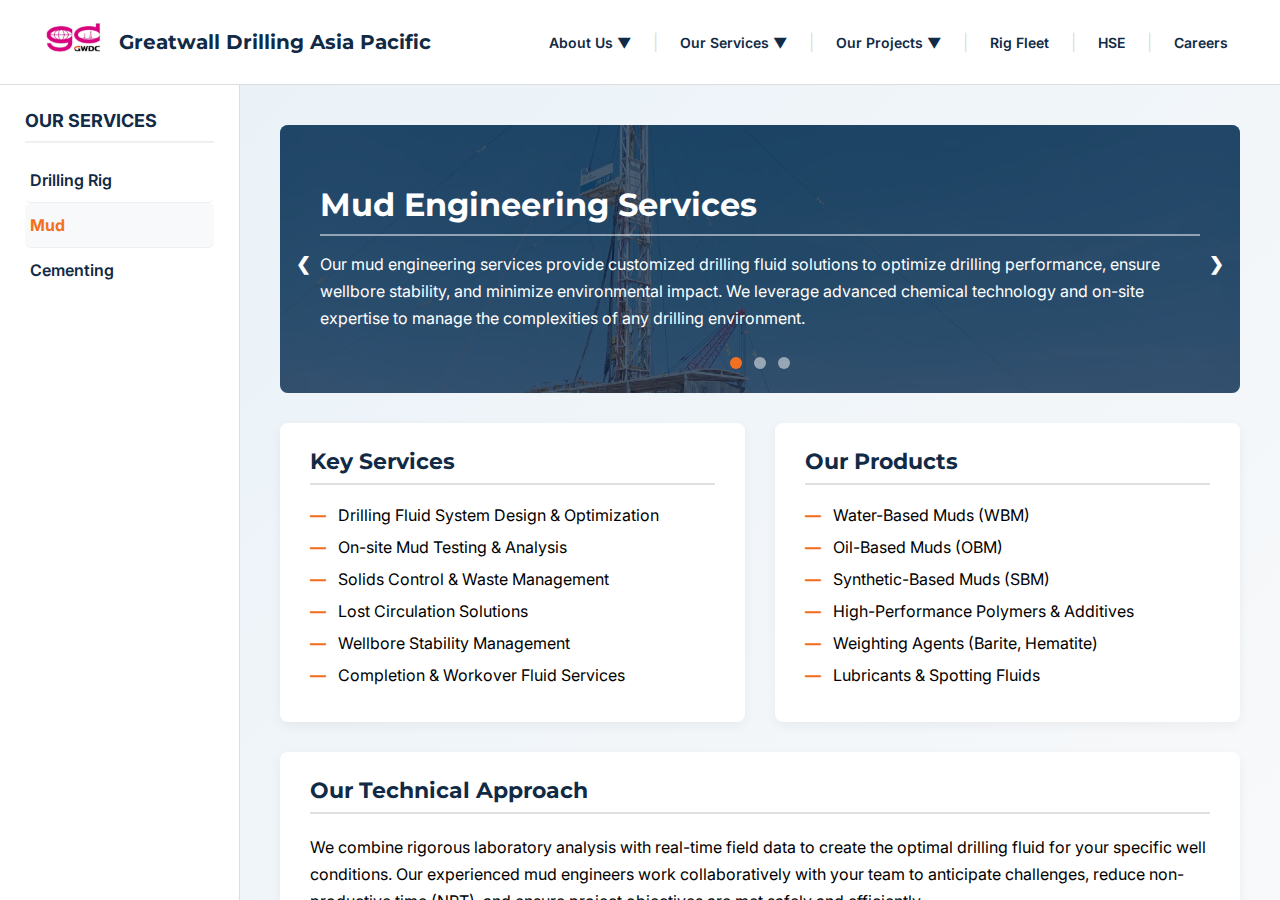
<file: mud.html>
<!DOCTYPE html>
<html lang="en">
<head>
  <meta charset="UTF-8">
  <meta name="viewport" content="width=device-width, initial-scale=1.0">
  <title>Mud Services - GDAP</title>
  
  <link rel="preconnect" href="https://fonts.googleapis.com">
  <link rel="preconnect" href="https://fonts.gstatic.com" crossorigin>
  <link href="https://fonts.googleapis.com/css2?family=Inter:wght@400;600&family=Montserrat:wght@600;700&display=swap" rel="stylesheet">

  <style>
    /* ==========================================================================
       1. GLOBAL STYLES & RESET
       ========================================================================== */
    * {
      margin: 0;
      padding: 0;
      box-sizing: border-box;
    }

    html, body {
      height: 100%;
      font-family: 'Inter', sans-serif;
      background-color: #fff;
    }

    body {
      display: flex;
      flex-direction: column;
    }

    h1, h2, h3, h4, h5, h6, .company-name, .cta-button {
        font-family: 'Montserrat', sans-serif;
    }

    /* ==========================================================================
       2. NAVBAR (Gaya Korporat Baru)
       ========================================================================== */
    .navbar {
      display: flex; align-items: center; justify-content: space-between;
      background-color: #fff; border-bottom: 1px solid #ddd;
      padding: 10px 40px; position: sticky; top: 0; z-index: 1000;
      flex-shrink: 0;
    }
    .navbar-left { display: flex; align-items: center; gap: 15px; }
    .logo-img { height: 60px; }
    .company-name { 
        font-size: 20px; 
        font-weight: 700; 
        color: #112a45;
        white-space: nowrap;
    }
    .navbar-right { display: flex; align-items: center; gap: 10px; }
    .navbar-right a, .dropbtn {
      text-decoration: none; color: #112a45; font-size: 14px; font-weight: 600;
      padding: 8px 12px; border-radius: 6px; transition: background-color 0.3s, color 0.3s;
    }
    .navbar-right a:hover, .dropbtn:hover {
      background-color: #fef0e8; color: #F37021;
    }
    .navbar-right a.active {
        background-color: #F37021; color: #fff;
    }
    .divider { color: #ddd; }
    .dropdown { position: relative; }
    .dropdown-content {
      display: none; position: absolute; top: 110%; left: 0;
      background-color: rgba(255, 255, 255, 0.9); backdrop-filter: blur(8px);
      min-width: 200px; box-shadow: 0 8px 20px rgba(0, 0, 0, 0.15);
      border-radius: 10px; padding: 8px; opacity: 0;
      transform: translateY(10px); transition: opacity 0.3s ease, transform 0.3s ease;
    }
    .dropdown:hover .dropdown-content { display: block; opacity: 1; transform: translateY(0); }
    .dropdown-content a { display: block; padding: 10px 15px; color: #112a45; font-weight: 400; font-size: 14px; border-radius: 6px; }
    .dropdown-content a:hover { background-color: #F37021; color: #fff; }

    /* ==========================================================================
       3. STRUKTUR LAYOUT FULL-HEIGHT
       ========================================================================== */
    .page-wrapper {
      display: flex;
      flex: 1;
      overflow: hidden;
    }

    .sidebar {
      flex: 0 0 240px;
      background-color: #fff;
      padding: 25px;
      border-right: 1px solid #ddd;
      overflow-y: auto;
    }
    .sidebar strong {
      display: block; font-size: 18px; color: #112a45; margin-bottom: 15px;
      padding-bottom: 10px; border-bottom: 2px solid #f0f0f0;
    }
    .sidebar a {
      display: block; text-decoration: none; color: #112a45; padding: 12px 5px;
      font-weight: 600; border-bottom: 1px solid #f0f0f0; transition: color 0.2s, background-color 0.2s;
      border-radius: 6px;
    }
    .sidebar a:last-child { border-bottom: none; }
    .sidebar a:hover { color: #F37021; background-color: #f8f9fa; }
    .sidebar a.active { color: #F37021; font-weight: 700; background-color: #f8f9fa;}

    .main-content {
      flex: 1;
      padding: 40px;
      overflow-y: auto;
      background-image: linear-gradient(135deg, #eaf2f8 0%, #f8f9fa 100%);
    }

    .content-wrapper {
      max-width: 960px;
      margin: 0 auto;
      display: flex;
      flex-direction: column;
      gap: 30px;
    }
    
    /* ==========================================================================
       4. UPGRADED CONTENT STYLES & ANIMATIONS
       ========================================================================== */
    .hero-service {
      position: relative; 
      border-radius: 8px; 
      color: white;
      overflow: hidden;
    }
    .hero-service-content {
      position: relative;
      z-index: 2;
      padding: 60px 40px;
    }
    .hero-service h2 {
      font-size: 32px; margin-bottom: 15px;
      border-bottom: 2px solid rgba(255,255,255,0.5); padding-bottom: 10px;
    }
    .hero-service p { font-size: 16px; line-height: 1.7; font-weight: 400; }

    /* === GAYA SLIDER BARU === */
    .slideshow-container {
      position: absolute;
      top: 0; left: 0; width: 100%; height: 100%;
      z-index: 0;
    }
    .mySlides {
      display: none;
      width: 100%; height: 100%;
      background-size: cover;
      background-position: center;
    }
    .mySlides::after {
        content: '';
        position: absolute;
        top: 0; left: 0; width: 100%; height: 100%;
        background-color: rgba(17, 42, 69, 0.75);
        z-index: 1;
    }
    .prev, .next {
      cursor: pointer; position: absolute; top: 50%;
      width: auto; padding: 16px; margin-top: -22px;
      color: white; font-weight: bold; font-size: 18px;
      transition: 0.6s ease; border-radius: 0 3px 3px 0;
      user-select: none; z-index: 3;
    }
    .next { right: 0; border-radius: 3px 0 0 3px; }
    .prev:hover, .next:hover { background-color: rgba(0,0,0,0.8); }
    .dots-container {
      text-align: center;
      position: absolute;
      bottom: 20px;
      left: 50%;
      transform: translateX(-50%);
      z-index: 3;
    }
    .dot {
      cursor: pointer; height: 12px; width: 12px;
      margin: 0 4px; background-color: rgba(255,255,255,0.5);
      border-radius: 50%; display: inline-block;
      transition: background-color 0.6s ease;
    }
    .active-dot, .dot:hover { background-color: #F37021; }
    .fade {
      animation-name: fade;
      animation-duration: 1.5s;
    }
    @keyframes fade {
      from {opacity: .4} 
      to {opacity: 1}
    }
    /* === AKHIR GAYA SLIDER BARU === */

    .service-grid {
        display: grid;
        grid-template-columns: 1fr 1fr;
        gap: 30px;
    }

    .content-card {
      background-color: #fff; padding: 25px 30px; border-radius: 8px;
      box-shadow: 0 4px 12px rgba(0, 0, 0, 0.05);
      transition: transform 0.3s ease, box-shadow 0.3s ease;
    }
    .content-card:hover { transform: translateY(-5px); box-shadow: 0 8px 20px rgba(0,0,0,0.08); }
    .content-card h3 {
      font-size: 22px; color: #112a45; margin-bottom: 20px;
      border-bottom: 2px solid #e0e0e0; padding-bottom: 8px;
    }
    .content-card p {
        line-height: 1.7;
    }

    .icon-list {
        list-style: none;
        padding: 0;
    }
    .icon-list li {
        padding-left: 28px;
        position: relative;
        margin-bottom: 12px;
    }
    .icon-list li::before {
        content: '—';
        position: absolute;
        left: 0;
        top: 0;
        color: #F37021;
        font-weight: bold;
    }

    .fade-in-section {
      opacity: 0; transform: translateY(30px);
      transition: opacity 0.6s ease-out, transform 0.6s ease-out;
    }
    .fade-in-section.is-visible { opacity: 1; transform: translateY(0); }
    
    /* ==========================================================================
       5. RESPONSIVE DESIGN
       ========================================================================== */
    @media (max-width: 900px) {
      .navbar { flex-direction: column; padding: 15px 20px; gap: 15px; }
      .navbar-right { flex-wrap: wrap; justify-content: center; }
      .page-wrapper { flex-direction: column; }
      .sidebar { border-right: none; border-bottom: 1px solid #ddd; flex-shrink: 0;}
      .main-content { padding: 25px 15px; }
      .service-grid { grid-template-columns: 1fr; }
      .hero-service-content { padding: 40px 25px; }
    }
  </style>
</head>
<body>

  <header class="navbar">
    <div class="navbar-left">
      <a href="index.html"><img src="GDAP2.jpeg" alt="GDAP Logo" class="logo-img"></a>
      <div class="company-name">
        <span>Greatwall Drilling</span>
        <span class="sub-line">Asia Pacific</span>
      </div>
    </div>
    <nav class="navbar-right">
      <div class="dropdown">
        <a href="#" class="dropbtn">About Us ▼</a>
        <div class="dropdown-content">
          <a href="glance.html">GDAP at a glance</a>
          <a href="location.html">Location</a>
          <a href="contact.html">Contact</a>
        </div>
      </div>
      <span class="divider">|</span>
      <div class="dropdown">
        <a href="#" class="dropbtn">Our Services ▼</a>
        <div class="dropdown-content">
          <a href="drillingrig.html">Drilling Rig</a>
          <a href="mud.html">Mud</a>
          <a href="cementing.html">Cementing</a>
        </div>
      </div>
      <span class="divider">|</span>
      <div class="dropdown">
        <a href="#" class="dropbtn">Our Projects ▼</a>
        <div class="dropdown-content">
          <a href="ourprojects.html">All Projects</a>
          <a href="offshore.html">Offshore Projects</a>
          <a href="onshore.html">Onshore Projects</a>
        </div>
      </div>
      <span class="divider">|</span>
      <a href="rig-fleet.html">Rig Fleet</a>
      <span class="divider">|</span>
      <a href="hse.html">HSE</a>
      <span class="divider">|</span>
      <a href="careers.html">Careers</a>
    </nav>
  </header>

  <div class="page-wrapper">
    <aside class="sidebar">
      <strong>OUR SERVICES</strong>
      <a href="drillingrig.html">Drilling Rig</a>
      <a href="mud.html" class="active">Mud</a>
      <a href="cementing.html">Cementing</a>
    </aside>

    <main class="main-content">
      <div class="content-wrapper">
        
        <section class="hero-service fade-in-section">

          <div class="slideshow-container">
            
            <div class="mySlides fade" style="background-image: url('GDAP5.jpeg');"></div>
            <div class="mySlides fade" style="background-image: url('GDAP6.jpeg');"></div>
            <div class="mySlides fade" style="background-image: url('GDAP7.jpeg');"></div>
          </div>
          
          <div class="hero-service-content">
            <h2>Mud Engineering Services</h2>
            <p>Our mud engineering services provide customized drilling fluid solutions to optimize drilling performance, ensure wellbore stability, and minimize environmental impact. We leverage advanced chemical technology and on-site expertise to manage the complexities of any drilling environment.</p>
          </div>

          <a class="prev" onclick="plusSlides(-1)">&#10094;</a>
          <a class="next" onclick="plusSlides(1)">&#10095;</a>

          <div class="dots-container">
            <span class="dot" onclick="currentSlide(1)"></span> 
            <span class="dot" onclick="currentSlide(2)"></span> 
            <span class="dot" onclick="currentSlide(3)"></span> 
          </div>

        </section>
        
        <div class="service-grid">
            <div class="content-card fade-in-section">
                <h3>Key Services</h3>
                <ul class="icon-list">
                    <li>Drilling Fluid System Design & Optimization</li>
                    <li>On-site Mud Testing & Analysis</li>
                    <li>Solids Control & Waste Management</li>
                    <li>Lost Circulation Solutions</li>
                    <li>Wellbore Stability Management</li>
                    <li>Completion & Workover Fluid Services</li>
                </ul>
            </div>

            <div class="content-card fade-in-section">
                <h3>Our Products</h3>
                <ul class="icon-list">
                    <li>Water-Based Muds (WBM)</li>
                    <li>Oil-Based Muds (OBM)</li>
                    <li>Synthetic-Based Muds (SBM)</li>
                    <li>High-Performance Polymers & Additives</li>
                    <li>Weighting Agents (Barite, Hematite)</li>
                    <li>Lubricants & Spotting Fluids</li>
                </ul>
            </div>
        </div>

        <div class="content-card fade-in-section">
            <h3>Our Technical Approach</h3>
            <p>We combine rigorous laboratory analysis with real-time field data to create the optimal drilling fluid for your specific well conditions. Our experienced mud engineers work collaboratively with your team to anticipate challenges, reduce non-productive time (NPT), and ensure project objectives are met safely and efficiently.</p>
        </div>

      </div>
    </main>
  </div>

<script>
// Skrip untuk animasi fade-in saat scroll
document.addEventListener('DOMContentLoaded', function() {
  const sections = document.querySelectorAll('.fade-in-section');
  const observerOptions = { root: null, rootMargin: '0px', threshold: 0.1 };
  const observer = new IntersectionObserver((entries, observer) => {
    entries.forEach(entry => {
      if (entry.isIntersecting) {
        entry.target.classList.add('is-visible');
        observer.unobserve(entry.target);
      }
    });
  }, observerOptions);
  sections.forEach(section => { observer.observe(section); });
});

// ========== SCRIPT BARU UNTUK SLIDER ==========
let slideIndex = 1;
showSlides(slideIndex);

function plusSlides(n) {
  showSlides(slideIndex += n);
}

function currentSlide(n) {
  showSlides(slideIndex = n);
}

function showSlides(n) {
  let i;
  let slides = document.getElementsByClassName("mySlides");
  let dots = document.getElementsByClassName("dot");
  
  if (n > slides.length) {slideIndex = 1}    
  if (n < 1) {slideIndex = slides.length}
  
  for (i = 0; i < slides.length; i++) {
    slides[i].style.display = "none";  
  }
  
  for (i = 0; i < dots.length; i++) {
    dots[i].className = dots[i].className.replace(" active-dot", "");
  }
  
  slides[slideIndex-1].style.display = "block";  
  dots[slideIndex-1].className += " active-dot";
}

setInterval(function() {
  plusSlides(1);
}, 5000);
// ===========================================

</script>

</body>
</html>
</file>
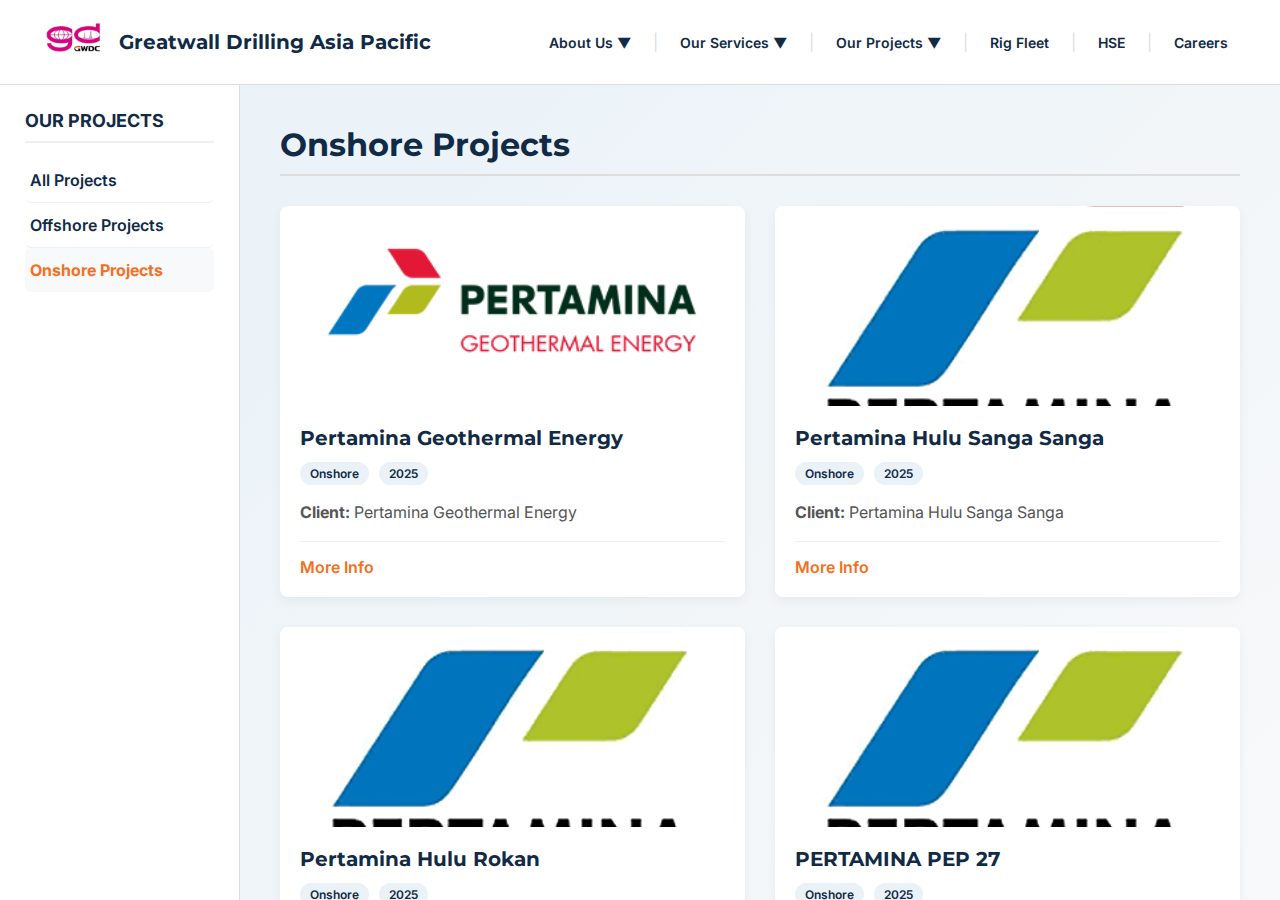
<file: onshore.html>
<!DOCTYPE html>
<html lang="en">
<head>
  <meta charset="UTF-8">
  <meta name="viewport" content="width=device-width, initial-scale=1.0">
  <title>Onshore Projects - GDAP</title>

  <link rel="preconnect" href="https://fonts.googleapis.com">
  <link rel="preconnect" href="https://fonts.gstatic.com" crossorigin>
  <link href="https://fonts.googleapis.com/css2?family=Inter:wght@400;600&family=Montserrat:wght@600;700;800&display=swap" rel="stylesheet">

  <style>
    /* ==========================================================================
       1. GLOBAL STYLES & RESET
       ========================================================================== */
    * {
      margin: 0;
      padding: 0;
      box-sizing: border-box;
    }

    html, body {
      height: 100%;
      font-family: 'Inter', sans-serif;
      background-color: #fff;
    }

    body {
      display: flex;
      flex-direction: column;
    }
    
    h1, h2, h3, h4, h5, h6, .company-name {
        font-family: 'Montserrat', sans-serif;
    }

    /* ==========================================================================
       2. NAVBAR (Gaya Korporat Baru)
       ========================================================================== */
.navbar {
      display: flex; align-items: center; justify-content: space-between;
      background-color: #fff; border-bottom: 1px solid #ddd;
      padding: 10px 40px; position: sticky; top: 0; z-index: 1000;
      flex-shrink: 0;
    }
    .navbar-left { display: flex; align-items: center; gap: 15px; }
    .logo-img { height: 60px; }
    /* REVISI: Mengembalikan gaya nama perusahaan menjadi satu baris */
    .company-name { 
        font-size: 20px; 
        font-weight: 700; 
        color: #112a45;
        white-space: nowrap; /* Mencegah teks turun baris */
    }
    .navbar-right { display: flex; align-items: center; gap: 10px; }
    .navbar-right a, .dropbtn {
      text-decoration: none; color: #112a45; font-size: 14px; font-weight: 600;
      padding: 8px 12px; border-radius: 6px; transition: background-color 0.3s, color 0.3s;
    }
    .navbar-right a:hover, .dropbtn:hover {
      background-color: #fef0e8; color: #F37021;
    }
    .navbar-right a.active {
        background-color: #F37021; color: #fff;
    }
    .divider { color: #ddd; }
    .dropdown { position: relative; }
    .dropdown-content {
      display: none; position: absolute; top: 110%; left: 0;
      background-color: rgba(255, 255, 255, 0.9); backdrop-filter: blur(8px);
      min-width: 200px; box-shadow: 0 8px 20px rgba(0, 0, 0, 0.15);
      border-radius: 10px; padding: 8px; opacity: 0;
      transform: translateY(10px); transition: opacity 0.3s ease, transform 0.3s ease;
    }
    .dropdown:hover .dropdown-content { display: block; opacity: 1; transform: translateY(0); }
    .dropdown-content a { display: block; padding: 10px 15px; color: #112a45; font-weight: 400; font-size: 14px; border-radius: 6px; }
    .dropdown-content a:hover { background-color: #F37021; color: #fff; }

    /* ==========================================================================
       3. STRUKTUR LAYOUT FULL-HEIGHT
       ========================================================================== */
    .page-wrapper {
      display: flex;
      flex: 1;
      overflow: hidden;
    }

    .sidebar {
      flex: 0 0 240px;
      background-color: #fff;
      padding: 25px;
      border-right: 1px solid #ddd;
      overflow-y: auto;
    }
    .sidebar strong {
      display: block; font-size: 18px; color: #112a45; margin-bottom: 15px;
      padding-bottom: 10px; border-bottom: 2px solid #f0f0f0;
    }
    .sidebar a {
      display: block; text-decoration: none; color: #112a45; padding: 12px 5px;
      font-weight: 600; border-bottom: 1px solid #f0f0f0; transition: color 0.2s, background-color 0.2s;
      border-radius: 6px;
    }
    .sidebar a:last-child { border-bottom: none; }
    .sidebar a:hover { color: #F37021; background-color: #f8f9fa; }
    .sidebar a.active { color: #F37021; font-weight: 700; background-color: #f8f9fa;}

    .main-content {
      flex: 1;
      padding: 40px;
      overflow-y: auto;
      background-image: linear-gradient(135deg, #eaf2f8 0%, #f8f9fa 100%);
    }

    .content-wrapper {
      max-width: 1200px;
      margin: 0 auto;
    }
    
    /* ==========================================================================
       4. UPGRADED CONTENT STYLES (HALAMAN PROYEK)
       ========================================================================== */
    .page-title {
        color: #112a45; font-size: 32px; margin-bottom: 30px;
        padding-bottom: 10px; border-bottom: 2px solid #ddd;
    }
    
    .projects-grid {
        display: grid;
        grid-template-columns: repeat(auto-fit, minmax(320px, 1fr));
        gap: 30px;
    }

    .project-card {
        background-color: #fff;
        border-radius: 8px;
        box-shadow: 0 4px 12px rgba(0,0,0,0.05);
        transition: transform 0.3s ease, box-shadow 0.3s ease;
        overflow: hidden;
    }
    .project-card:hover {
        transform: translateY(-8px);
        box-shadow: 0 10px 25px rgba(0,0,0,0.1);
    }
    .project-card img {
        width: 100%;
        height: 200px;
        object-fit: cover;
        display: block;
    }
    .project-info {
        padding: 20px;
    }
    .project-info h3 {
        font-size: 20px;
        color: #112a45;
        margin-bottom: 12px;
    }
    .project-info p {
        margin-bottom: 8px;
        line-height: 1.6;
        color: #555;
    }
    .project-info .tags {
        display: flex;
        gap: 10px;
        margin-bottom: 15px;
    }
    .project-info .tag {
        background-color: #eaf2f8;
        color: #112a45;
        padding: 4px 10px;
        border-radius: 12px;
        font-size: 12px;
        font-weight: 600;
    }
    .project-info details {
        margin-top: 15px;
        border-top: 1px solid #eee;
        padding-top: 15px;
    }
    .project-info details summary {
        cursor: pointer;
        color: #F37021;
        font-weight: 600;
        list-style: none;
    }
    .project-info details summary::-webkit-details-marker { display: none; }
    .project-info details p {
        margin-top: 10px;
        padding: 10px;
        background-color: #f8f9fa;
        border-radius: 6px;
    }

    .fade-in-section {
      opacity: 0; transform: translateY(30px);
      transition: opacity 0.6s ease-out, transform 0.6s ease-out;
    }
    .fade-in-section.is-visible { opacity: 1; transform: translateY(0); }
    
    /* ==========================================================================
       5. RESPONSIVE DESIGN
       ========================================================================== */
    @media (max-width: 900px) {
      .navbar { flex-direction: column; padding: 15px 20px; gap: 15px; }
      .navbar-right { flex-wrap: wrap; justify-content: center; }
      .page-wrapper { flex-direction: column; }
      .sidebar { border-right: none; border-bottom: 1px solid #ddd; flex-shrink: 0;}
      .main-content { padding: 25px 15px; }
    }
  </style>
</head>
<body>

  <header class="navbar">
    <div class="navbar-left">
      <a href="index.html"><img src="GDAP2.jpeg" alt="GDAP Logo" class="logo-img"></a>
      <div class="company-name">
        <span>Greatwall Drilling</span>
        <span class="sub-line">Asia Pacific</span>
      </div>
    </div>
    <nav class="navbar-right">
      <div class="dropdown">
        <a href="#" class="dropbtn">About Us ▼</a>
        <div class="dropdown-content">
          <a href="glance.html">GDAP at a glance</a>
          <a href="location.html">Location</a>
          <a href="contact.html">Contact</a>
        </div>
      </div>
      <span class="divider">|</span>
      <div class="dropdown">
        <a href="#" class="dropbtn">Our Services ▼</a>
        <div class="dropdown-content">
          <a href="drillingrig.html">Drilling Rig</a>
          <a href="mud.html">Mud</a>
          <a href="cementing.html">Cementing</a>
        </div>
      </div>
      <span class="divider">|</span>
      <div class="dropdown">
        <a href="#" class="dropbtn">Our Projects ▼</a>
        <div class="dropdown-content">
          <a href="ourprojects.html">All Projects</a>
          <a href="offshore.html">Offshore Projects</a>
          <a href="onshore.html">Onshore Projects</a>
        </div>
      </div>
      <span class="divider">|</span>
      <a href="rig-fleet.html">Rig Fleet</a>
      <span class="divider">|</span>
      <a href="hse.html">HSE</a>
      <span class="divider">|</span>
      <a href="careers.html">Careers</a>
    </nav>
  </header>

 <div class="page-wrapper">
    <aside class="sidebar">
      <strong>OUR PROJECTS</strong>
      <a href="ourprojects.html" >All Projects</a>
      <a href="offshore.html">Offshore Projects</a>
      <a href="onshore.html"class="active">Onshore Projects</a>
    </aside>

    <main class="main-content">
      <div class="content-wrapper">
        <h1 class="page-title fade-in-section">Onshore Projects</h1>
        
        <div class="projects-grid">
            
            <div class="project-card fade-in-section">
                <img src="pertamina-Geothermal-Energy-logo-1.JPG" alt="Pertamina Geothermal Energy Project">
                <div class="project-info">
                    <h3>Pertamina Geothermal Energy</h3>
                    <div class="tags">
                        <span class="tag">Onshore</span>
                        <span class="tag">2025</span>
                    </div>
                    <p><strong>Client:</strong> Pertamina Geothermal Energy</p>
                    <details>
                        <summary>More Info</summary>
                        <p></p>
                    </details>
                </div>
            </div>

            <div class="project-card fade-in-section">
                <img src="pertamina-hulu-sanga-sanga.JPG" alt="Pertamina Hulu Sanga Sanga Project">
                <div class="project-info">
                    <h3>Pertamina Hulu Sanga Sanga</h3>
                    <div class="tags">
                        <span class="tag">Onshore</span>
                        <span class="tag">2025</span>
                    </div>
                    <p><strong>Client:</strong> Pertamina Hulu Sanga Sanga</p>
                    <details>
                        <summary>More Info</summary>
                        <p></p>
                    </details>
                </div>
            </div>

            <div class="project-card fade-in-section">
                <img src="pertamina-hulu-sanga-sanga.JPG" alt="Pertamina Hulu Rokan Project">
                <div class="project-info">
                    <h3>Pertamina Hulu Rokan</h3>
                    <div class="tags">
                        <span class="tag">Onshore</span>
                        <span class="tag">2025</span>
                    </div>
                    <p><strong>Client:</strong> Pertamina Hulu Rokan</p>
                    <details>
                        <summary>More Info</summary>
                        <p></p>
                    </details>
                </div>
            </div>

            <div class="project-card fade-in-section">
                <img src="pertamina-hulu-sanga-sanga.JPG" alt="PERTAMINA PEP 27 Project">
                <div class="project-info">
                    <h3>PERTAMINA PEP 27</h3>
                    <div class="tags">
                        <span class="tag">Onshore</span>
                        <span class="tag">2025</span>
                    </div>
                    <p><strong>Client:</strong> PERTAMINA PEP 27</p>
                    <details>
                        <summary>More Info</summary>
                        <p></p>
                    </details>
                </div>
            </div>

            <div class="project-card fade-in-section">
                <img src="pertamina-hulu-sanga-sanga.JPG" alt="PERTAMINA EP REGIONAL 2 Project">
                <div class="project-info">
                    <h3>PERTAMINA EP REGIONAL 2</h3>
                    <div class="tags">
                        <span class="tag">Onshore</span>
                        <span class="tag">2025</span>
                    </div>
                    <p><strong>Client:</strong> PERTAMINA EP REGIONAL 2</p>
                    <details>
                        <summary>More Info</summary>
                        <p></p>
                    </details>
                </div>
            </div>

            <div class="project-card fade-in-section">
                <img src="RH PetroGas Limited.jpg" alt="RH Petrogas Project">
                <div class="project-info">
                    <h3>RH Petrogas</h3>
                    <div class="tags">
                        <span class="tag">Onshore</span>
                        <span class="tag">2025</span>
                    </div>
                    <p><strong>Client:</strong> RH Petrogas</p>
                    <details>
                        <summary>More Info</summary>
                        <p></p>
                    </details>
                </div>
            </div>

            <div class="project-card fade-in-section">
                <img src="44logo-petrochina.jpg" alt="Petro China Jabung Limited Project">
                <div class="project-info">
                    <h3>Petro China Jabung Limited</h3>
                    <div class="tags">
                        <span class="tag">Onshore</span>
                        <span class="tag">2025</span>
                    </div>
                    <p><strong>Client:</strong> Petro China Jabung Limited</p>
                    <details>
                        <summary>More Info</summary>
                        <p></p>
                    </details>
                </div>
            </div>

            <div class="project-card fade-in-section">
                <img src="genting.jpg" alt="Genting Oil Kasuri Pte. Ltd. Project">
                <div class="project-info">
                    <h3>Genting Oil Kasuri Pte. Ltd.</h3>
                    <div class="tags">
                        <span class="tag">Onshore</span>
                        <span class="tag">2025</span>
                    </div>
                    <p><strong>Client:</strong> Genting Oil Kasuri Pte. Ltd.</p>
                    <details>
                        <summary>More Info</summary>
                        <p></p>
                    </details>
                </div>
            </div>

            <div class="project-card fade-in-section">
                <img src="CITIC.jpg" alt="CITIC Seram Energy Ltd. Project">
                <div class="project-info">
                    <h3>CITIC Seram Energy Ltd.</h3>
                    <div class="tags">
                        <span class="tag">Onshore</span>
                        <span class="tag">2025</span>
                    </div>
                    <p><strong>Client:</strong> CITIC Seram Energy Ltd.</p>
                    <details>
                        <summary>More Info</summary>
                        <p></p>
                    </details>
                </div>
            </div>

        </div>
      </div>
    </main>
  </div>

<script>
document.addEventListener('DOMContentLoaded', function() {
  const sections = document.querySelectorAll('.fade-in-section');
  const observerOptions = { root: null, rootMargin: '0px', threshold: 0.1 };
  const observer = new IntersectionObserver((entries, observer) => {
    entries.forEach(entry => {
      if (entry.isIntersecting) {
        entry.target.classList.add('is-visible');
        observer.unobserve(entry.target);
      }
    });
  }, observerOptions);
  sections.forEach(section => { observer.observe(section); });
});
</script>

</body>
</html>
</file>
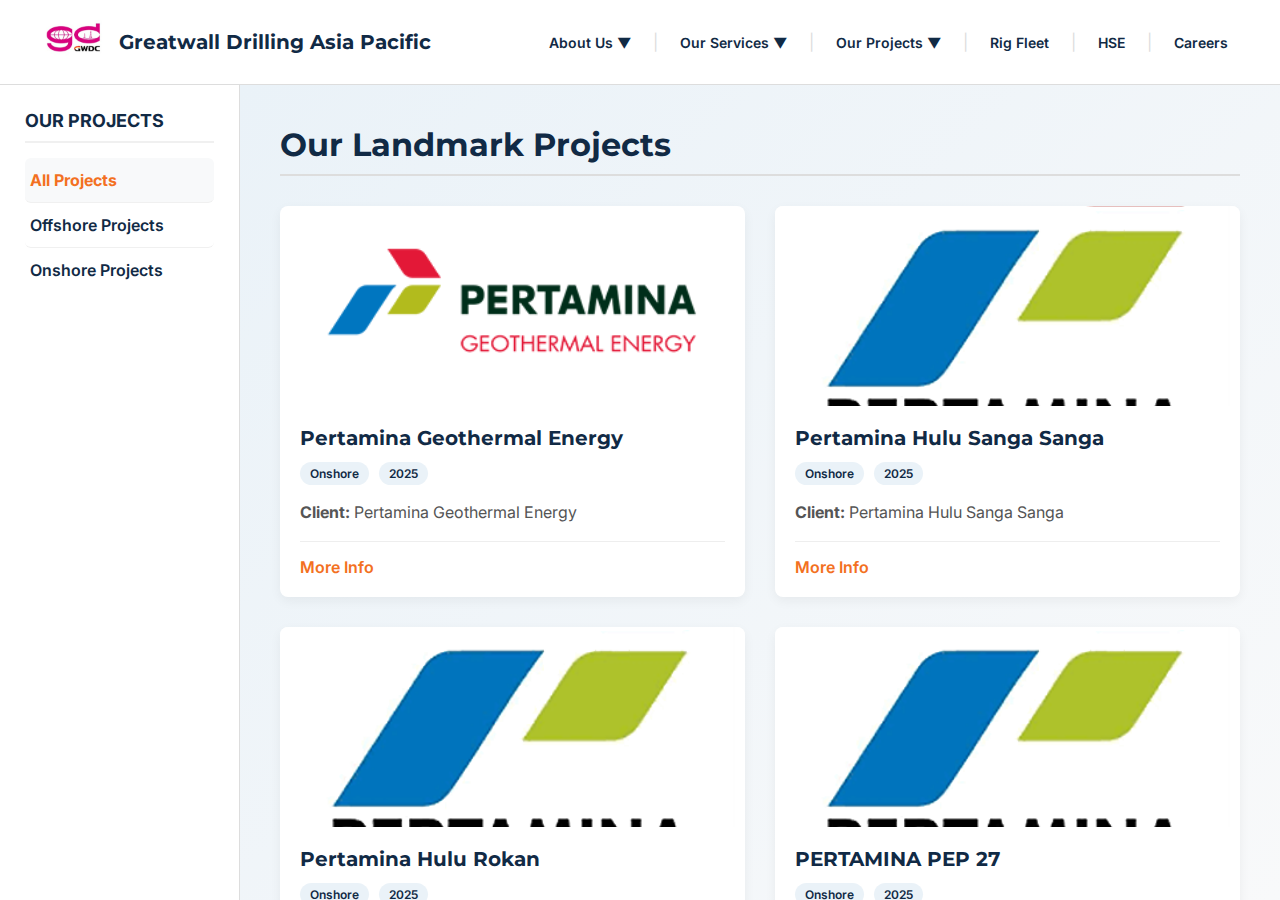
<file: ourprojects.html>
<!DOCTYPE html>
<html lang="en">
<head>
  <meta charset="UTF-8">
  <meta name="viewport" content="width=device-width, initial-scale=1.0">
  <title>Our Projects - GDAP</title>

  <link rel="preconnect" href="https://fonts.googleapis.com">
  <link rel="preconnect" href="https://fonts.gstatic.com" crossorigin>
  <link href="https://fonts.googleapis.com/css2?family=Inter:wght@400;600&family=Montserrat:wght@600;700;800&display=swap" rel="stylesheet">

  <style>
    /* ==========================================================================
       1. GLOBAL STYLES & RESET
       ========================================================================== */
    * {
      margin: 0;
      padding: 0;
      box-sizing: border-box;
    }

    html, body {
      height: 100%;
      font-family: 'Inter', sans-serif;
      background-color: #fff;
    }

    body {
      display: flex;
      flex-direction: column;
    }
    
    h1, h2, h3, h4, h5, h6, .company-name {
        font-family: 'Montserrat', sans-serif;
    }

    /* ==========================================================================
       2. NAVBAR (Gaya Korporat Baru)
       ========================================================================== */
  .navbar {
      display: flex; align-items: center; justify-content: space-between;
      background-color: #fff; border-bottom: 1px solid #ddd;
      padding: 10px 40px; position: sticky; top: 0; z-index: 1000;
      flex-shrink: 0;
    }
    .navbar-left { display: flex; align-items: center; gap: 15px; }
    .logo-img { height: 60px; }
    /* REVISI: Mengembalikan gaya nama perusahaan menjadi satu baris */
    .company-name { 
        font-size: 20px; 
        font-weight: 700; 
        color: #112a45;
        white-space: nowrap; /* Mencegah teks turun baris */
    }
    .navbar-right { display: flex; align-items: center; gap: 10px; }
    .navbar-right a, .dropbtn {
      text-decoration: none; color: #112a45; font-size: 14px; font-weight: 600;
      padding: 8px 12px; border-radius: 6px; transition: background-color 0.3s, color 0.3s;
    }
    .navbar-right a:hover, .dropbtn:hover {
      background-color: #fef0e8; color: #F37021;
    }
    .navbar-right a.active {
        background-color: #F37021; color: #fff;
    }
    .divider { color: #ddd; }
    .dropdown { position: relative; }
    .dropdown-content {
      display: none; position: absolute; top: 110%; left: 0;
      background-color: rgba(255, 255, 255, 0.9); backdrop-filter: blur(8px);
      min-width: 200px; box-shadow: 0 8px 20px rgba(0, 0, 0, 0.15);
      border-radius: 10px; padding: 8px; opacity: 0;
      transform: translateY(10px); transition: opacity 0.3s ease, transform 0.3s ease;
    }
    .dropdown:hover .dropdown-content { display: block; opacity: 1; transform: translateY(0); }
    .dropdown-content a { display: block; padding: 10px 15px; color: #112a45; font-weight: 400; font-size: 14px; border-radius: 6px; }
    .dropdown-content a:hover { background-color: #F37021; color: #fff; }

    /* ==========================================================================
       3. STRUKTUR LAYOUT FULL-HEIGHT
       ========================================================================== */
    .page-wrapper {
      display: flex;
      flex: 1;
      overflow: hidden;
    }

    .sidebar {
      flex: 0 0 240px;
      background-color: #fff;
      padding: 25px;
      border-right: 1px solid #ddd;
      overflow-y: auto;
    }
    .sidebar strong {
      display: block; font-size: 18px; color: #112a45; margin-bottom: 15px;
      padding-bottom: 10px; border-bottom: 2px solid #f0f0f0;
    }
    .sidebar a {
      display: block; text-decoration: none; color: #112a45; padding: 12px 5px;
      font-weight: 600; border-bottom: 1px solid #f0f0f0; transition: color 0.2s, background-color 0.2s;
      border-radius: 6px;
    }
    .sidebar a:last-child { border-bottom: none; }
    .sidebar a:hover { color: #F37021; background-color: #f8f9fa; }
    .sidebar a.active { color: #F37021; font-weight: 700; background-color: #f8f9fa;}

    .main-content {
      flex: 1;
      padding: 40px;
      overflow-y: auto;
      background-image: linear-gradient(135deg, #eaf2f8 0%, #f8f9fa 100%);
    }

    .content-wrapper {
      max-width: 1200px;
      margin: 0 auto;
    }
    
    /* ==========================================================================
       4. UPGRADED CONTENT STYLES (HALAMAN PROYEK)
       ========================================================================== */
    .page-title {
        color: #112a45; font-size: 32px; margin-bottom: 30px;
        padding-bottom: 10px; border-bottom: 2px solid #ddd;
    }
    
    .projects-grid {
        display: grid;
        grid-template-columns: repeat(auto-fit, minmax(320px, 1fr));
        gap: 30px;
    }

    .project-card {
        background-color: #fff;
        border-radius: 8px;
        box-shadow: 0 4px 12px rgba(0,0,0,0.05);
        transition: transform 0.3s ease, box-shadow 0.3s ease;
        overflow: hidden;
    }
    .project-card:hover {
        transform: translateY(-8px);
        box-shadow: 0 10px 25px rgba(0,0,0,0.1);
    }
    .project-card img {
        width: 100%;
        height: 200px;
        object-fit: cover;
        display: block;
    }
    .project-info {
        padding: 20px;
    }
    .project-info h3 {
        font-size: 20px;
        color: #112a45;
        margin-bottom: 12px;
    }
    .project-info p {
        margin-bottom: 8px;
        line-height: 1.6;
        color: #555;
    }
    .project-info .tags {
        display: flex;
        gap: 10px;
        margin-bottom: 15px;
    }
    .project-info .tag {
        background-color: #eaf2f8;
        color: #112a45;
        padding: 4px 10px;
        border-radius: 12px;
        font-size: 12px;
        font-weight: 600;
    }
    .project-info details {
        margin-top: 15px;
        border-top: 1px solid #eee;
        padding-top: 15px;
    }
    .project-info details summary {
        cursor: pointer;
        color: #F37021;
        font-weight: 600;
        list-style: none;
    }
    .project-info details summary::-webkit-details-marker { display: none; }
    .project-info details p {
        margin-top: 10px;
        padding: 10px;
        background-color: #f8f9fa;
        border-radius: 6px;
    }

    .fade-in-section {
      opacity: 0; transform: translateY(30px);
      transition: opacity 0.6s ease-out, transform 0.6s ease-out;
    }
    .fade-in-section.is-visible { opacity: 1; transform: translateY(0); }
    
    /* ==========================================================================
       5. RESPONSIVE DESIGN
       ========================================================================== */
    @media (max-width: 900px) {
      .navbar { flex-direction: column; padding: 15px 20px; gap: 15px; }
      .navbar-right { flex-wrap: wrap; justify-content: center; }
      .page-wrapper { flex-direction: column; }
      .sidebar { border-right: none; border-bottom: 1px solid #ddd; flex-shrink: 0;}
      .main-content { padding: 25px 15px; }
    }
  </style>
</head>
<body>

  <header class="navbar">
    <div class="navbar-left">
      <a href="index.html"><img src="GDAP2.jpeg" alt="GDAP Logo" class="logo-img"></a>
      <div class="company-name">
        <span>Greatwall Drilling</span>
        <span class="sub-line">Asia Pacific</span>
      </div>
    </div>
    <nav class="navbar-right">
      <div class="dropdown">
        <a href="#" class="dropbtn">About Us ▼</a>
        <div class="dropdown-content">
          <a href="glance.html">GDAP at a glance</a>
          <a href="location.html">Location</a>
          <a href="contact.html">Contact</a>
        </div>
      </div>
      <span class="divider">|</span>
      <div class="dropdown">
        <a href="#" class="dropbtn">Our Services ▼</a>
        <div class="dropdown-content">
          <a href="drillingrig.html">Drilling Rig</a>
          <a href="mud.html">Mud</a>
          <a href="cementing.html">Cementing</a>
        </div>
      </div>
      <span class="divider">|</span>
      <div class="dropdown">
        <a href="#" class="dropbtn">Our Projects ▼</a>
        <div class="dropdown-content">
          <a href="ourprojects.html">All Projects</a>
          <a href="offshore.html">Offshore Projects</a>
          <a href="onshore.html">Onshore Projects</a>
        </div>
      </div>
      <span class="divider">|</span>
      <a href="rig-fleet.html">Rig Fleet</a>
      <span class="divider">|</span>
      <a href="hse.html">HSE</a>
      <span class="divider">|</span>
      <a href="careers.html">Careers</a>
    </nav>
  </header>

  <div class="page-wrapper">
    <aside class="sidebar">
      <strong>OUR PROJECTS</strong>
      <a href="ourprojects.html" class="active">All Projects</a>
      <a href="offshore.html">Offshore Projects</a>
      <a href="onshore.html">Onshore Projects</a>
    </aside>

    <main class="main-content">
      <div class="content-wrapper">
        <h1 class="page-title fade-in-section">Our Landmark Projects</h1>
        
        <div class="projects-grid">
            
            <div class="project-card fade-in-section">
                <img src="pertamina-Geothermal-Energy-logo-1.JPG" alt="Pertamina Geothermal Energy Project">
                <div class="project-info">
                    <h3>Pertamina Geothermal Energy</h3>
                    <div class="tags">
                        <span class="tag">Onshore</span>
                        <span class="tag">2025</span>
                    </div>
                    <p><strong>Client:</strong> Pertamina Geothermal Energy</p>
                    <details>
                        <summary>More Info</summary>
                        <p></p>
                    </details>
                </div>
            </div>

            <div class="project-card fade-in-section">
                <img src="pertamina-hulu-sanga-sanga.JPG" alt="Pertamina Hulu Sanga Sanga Project">
                <div class="project-info">
                    <h3>Pertamina Hulu Sanga Sanga</h3>
                    <div class="tags">
                        <span class="tag">Onshore</span>
                        <span class="tag">2025</span>
                    </div>
                    <p><strong>Client:</strong> Pertamina Hulu Sanga Sanga</p>
                    <details>
                        <summary>More Info</summary>
                        <p></p>
                    </details>
                </div>
            </div>

            <div class="project-card fade-in-section">
                <img src="pertamina-hulu-sanga-sanga.JPG" alt="Pertamina Hulu Rokan Project">
                <div class="project-info">
                    <h3>Pertamina Hulu Rokan</h3>
                    <div class="tags">
                        <span class="tag">Onshore</span>
                        <span class="tag">2025</span>
                    </div>
                    <p><strong>Client:</strong> Pertamina Hulu Rokan</p>
                    <details>
                        <summary>More Info</summary>
                        <p></p>
                    </details>
                </div>
            </div>

            <div class="project-card fade-in-section">
                <img src="pertamina-hulu-sanga-sanga.JPG" alt="PERTAMINA PEP 27 Project">
                <div class="project-info">
                    <h3>PERTAMINA PEP 27</h3>
                    <div class="tags">
                        <span class="tag">Onshore</span>
                        <span class="tag">2025</span>
                    </div>
                    <p><strong>Client:</strong> PERTAMINA PEP 27</p>
                    <details>
                        <summary>More Info</summary>
                        <p></p>
                    </details>
                </div>
            </div>

            <div class="project-card fade-in-section">
                <img src="pertamina-hulu-sanga-sanga.JPG" alt="PERTAMINA EP REGIONAL 2 Project">
                <div class="project-info">
                    <h3>PERTAMINA EP REGIONAL 2</h3>
                    <div class="tags">
                        <span class="tag">Onshore</span>
                        <span class="tag">2025</span>
                    </div>
                    <p><strong>Client:</strong> PERTAMINA EP REGIONAL 2</p>
                    <details>
                        <summary>More Info</summary>
                        <p></p>
                    </details>
                </div>
            </div>

            <div class="project-card fade-in-section">
                <img src="RH PetroGas Limited.jpg" alt="RH Petrogas Project">
                <div class="project-info">
                    <h3>RH Petrogas</h3>
                    <div class="tags">
                        <span class="tag">Onshore</span>
                        <span class="tag">2025</span>
                    </div>
                    <p><strong>Client:</strong> RH Petrogas</p>
                    <details>
                        <summary>More Info</summary>
                        <p></p>
                    </details>
                </div>
            </div>

            <div class="project-card fade-in-section">
                <img src="44logo-petrochina.jpg" alt="Petro China Jabung Limited Project">
                <div class="project-info">
                    <h3>Petro China Jabung Limited</h3>
                    <div class="tags">
                        <span class="tag">Onshore</span>
                        <span class="tag">2025</span>
                    </div>
                    <p><strong>Client:</strong> Petro China Jabung Limited</p>
                    <details>
                        <summary>More Info</summary>
                        <p></p>
                    </details>
                </div>
            </div>

            <div class="project-card fade-in-section">
                <img src="genting.jpg" alt="Genting Oil Kasuri Pte. Ltd. Project">
                <div class="project-info">
                    <h3>Genting Oil Kasuri Pte. Ltd.</h3>
                    <div class="tags">
                        <span class="tag">Onshore</span>
                        <span class="tag">2025</span>
                    </div>
                    <p><strong>Client:</strong> Genting Oil Kasuri Pte. Ltd.</p>
                    <details>
                        <summary>More Info</summary>
                        <p></p>
                    </details>
                </div>
            </div>

            <div class="project-card fade-in-section">
                <img src="CITIC.jpg" alt="CITIC Seram Energy Ltd. Project">
                <div class="project-info">
                    <h3>CITIC Seram Energy Ltd.</h3>
                    <div class="tags">
                        <span class="tag">Onshore</span>
                        <span class="tag">2025</span>
                    </div>
                    <p><strong>Client:</strong> CITIC Seram Energy Ltd.</p>
                    <details>
                        <summary>More Info</summary>
                        <p></p>
                    </details>
                </div>
            </div>

        </div>
      </div>
    </main>
  </div>

<script>
document.addEventListener('DOMContentLoaded', function() {
  const sections = document.querySelectorAll('.fade-in-section');
  const observerOptions = { root: null, rootMargin: '0px', threshold: 0.1 };
  const observer = new IntersectionObserver((entries, observer) => {
    entries.forEach(entry => {
      if (entry.isIntersecting) {
        entry.target.classList.add('is-visible');
        observer.unobserve(entry.target);
      }
    });
  }, observerOptions);
  sections.forEach(section => { observer.observe(section); });
});
</script>

</body>
</html>
</file>
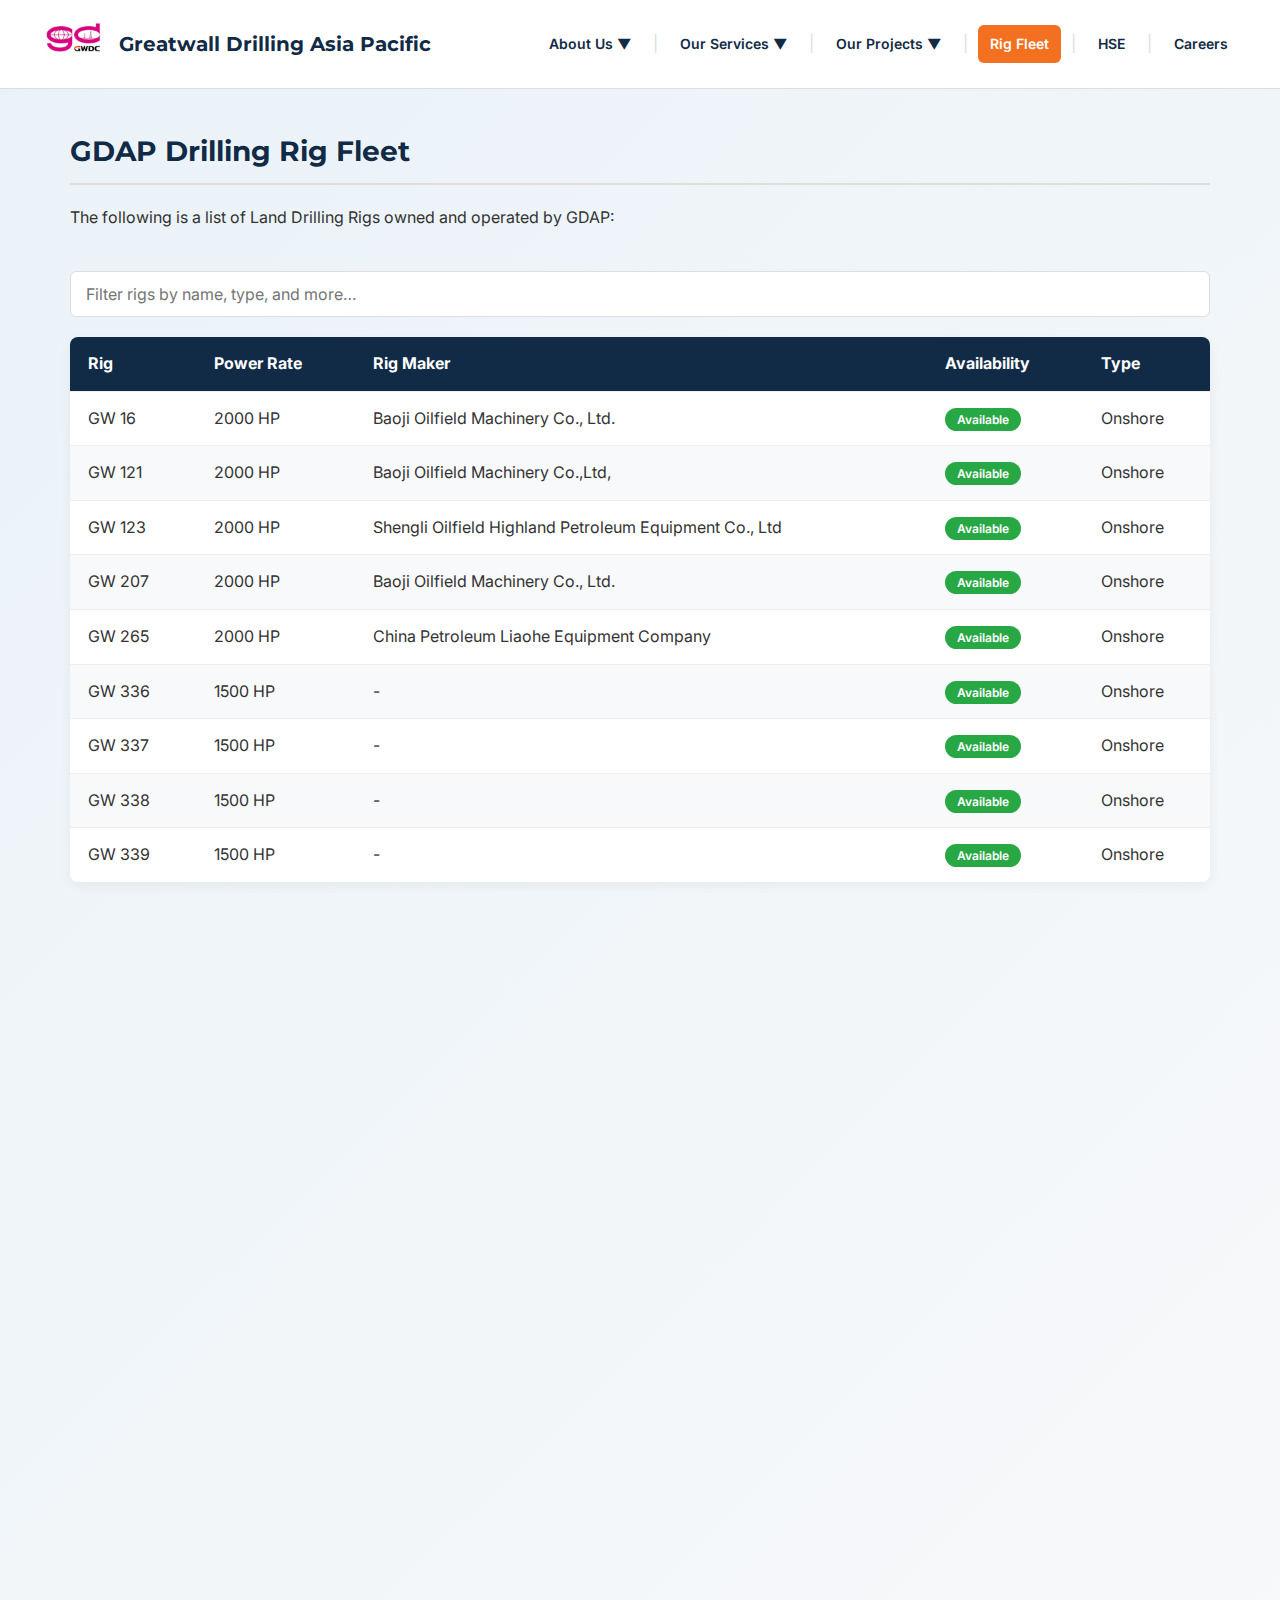
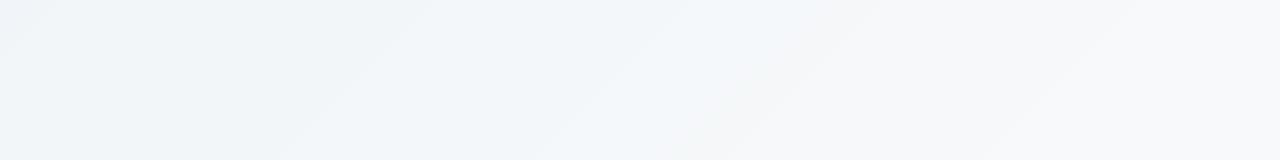
<file: rig-fleet.html>
<!DOCTYPE html>
<html lang="en">
<head>
  <meta charset="UTF-8">
  <meta name="viewport" content="width=device-width, initial-scale=1.0">
  <title>Rig Fleet - GDAP</title>

  <link rel="preconnect" href="https://fonts.googleapis.com">
  <link rel="preconnect" href="https://fonts.gstatic.com" crossorigin>
  <link href="https://fonts.googleapis.com/css2?family=Inter:wght@400;600&family=Montserrat:wght@600;700;800&display=swap" rel="stylesheet">

  <style>
    /* ==========================================================================
       1. GLOBAL STYLES & RESET
       ========================================================================== */
    * {
      margin: 0;
      padding: 0;
      box-sizing: border-box;
    }

    body {
      font-family: 'Inter', sans-serif;
      background-image: linear-gradient(135deg, #eaf2f8 0%, #f8f9fa 100%);
      color: #333;
      line-height: 1.6;
    }
    
    h1, h2, h3, h4, h5, h6, .company-name {
        font-family: 'Montserrat', sans-serif;
    }

    /* ==========================================================================
       2. NAVBAR (Gaya Korporat Baru)
       ========================================================================== */
   .navbar {
      display: flex; align-items: center; justify-content: space-between;
      background-color: #fff; border-bottom: 1px solid #ddd;
      padding: 10px 40px; position: sticky; top: 0; z-index: 1000;
      flex-shrink: 0;
    }
    .navbar-left { display: flex; align-items: center; gap: 15px; }
    .logo-img { height: 60px; }
    .company-name { 
        font-size: 20px; 
        font-weight: 700; 
        color: #112a45;
        white-space: nowrap;
    }
    .navbar-right { display: flex; align-items: center; gap: 10px; }
    .navbar-right a, .dropbtn {
      text-decoration: none; color: #112a45; font-size: 14px; font-weight: 600;
      padding: 8px 12px; border-radius: 6px; transition: background-color 0.3s, color 0.3s;
    }
    .navbar-right a:hover, .dropbtn:hover {
      background-color: #fef0e8; color: #F37021;
    }
    .navbar-right a.active {
        background-color: #F37021; color: #fff;
    }
    .divider { color: #ddd; }
    .dropdown { position: relative; }
    .dropdown-content {
      display: none; position: absolute; top: 110%; left: 0;
      background-color: rgba(255, 255, 255, 0.9); backdrop-filter: blur(8px);
      min-width: 200px; box-shadow: 0 8px 20px rgba(0, 0, 0, 0.15);
      border-radius: 10px; padding: 8px; opacity: 0;
      transform: translateY(10px); transition: opacity 0.3s ease, transform 0.3s ease;
    }
    .dropdown:hover .dropdown-content { display: block; opacity: 1; transform: translateY(0); }
    .dropdown-content a { display: block; padding: 10px 15px; color: #112a45; font-weight: 400; font-size: 14px; border-radius: 6px; }
    .dropdown-content a:hover { background-color: #F37021; color: #fff; }

    /* ==========================================================================
       3. STYLING KONTEN & EFEK TRANSISI
       ========================================================================== */
    .page-section, .rig-table-container {
      max-width: 1200px;
      margin: 40px auto;
      padding: 0 30px;
    }

    .page-section h2 {
      color: #112a45;
      font-size: 28px;
      margin-bottom: 20px;
      border-bottom: 2px solid #ddd;
      padding-bottom: 10px;
    }

    .fade-in-section {
      opacity: 0;
      transform: translateY(30px);
      transition: opacity 0.6s ease-out, transform 0.6s ease-out;
    }
    .fade-in-section.is-visible {
      opacity: 1;
      transform: translateY(0);
    }

    .search-container { margin-bottom: 20px; }
    #rigSearchInput {
      width: 100%; padding: 12px 15px; border: 1px solid #ddd;
      border-radius: 6px; font-size: 16px; transition: all 0.3s;
      font-family: 'Inter', sans-serif;
    }
    #rigSearchInput:focus {
      border-color: #F37021; box-shadow: 0 0 8px rgba(243, 112, 33, 0.2); outline: none;
    }

    .rig-table-wrapper { 
      overflow-x: auto; 
      border-radius: 8px; 
      box-shadow: 0 4px 12px rgba(0,0,0,0.05); 
    }
    .rig-table { width: 100%; border-collapse: collapse; background: #fff; }
    .rig-table th, .rig-table td { padding: 14px 18px; text-align: left; border-bottom: 1px solid #eee; white-space: nowrap; }
    .rig-table th {
      background-color: #112a45; font-weight: 700; color: #fff;
      position: sticky; top: 0; z-index: 10;
    }
    .rig-table tbody tr:nth-child(even) { background-color: #f8f9fa; }
    .rig-table tbody tr:hover { background-color: #e9ecef; }
    .rig-table tbody tr:last-child td { border-bottom: none; }
    .status-badge {
      padding: 4px 12px; border-radius: 12px; font-weight: 600;
      font-size: 12px; color: #fff; background-color: #28a745;
    }
    .status-badge.unavailable { background-color: #dc3545; }

    /* --- Styling Accordion Utama --- */
    .page-section details {
      background: #fff; border-radius: 8px; margin-bottom: 15px;
      box-shadow: 0 4px 12px rgba(0,0,0,0.05); border: 1px solid #eef;
      transition: all 0.3s ease; overflow: hidden;
    }
    .page-section details:hover { box-shadow: 0 6px 16px rgba(0,0,0,0.08); transform: translateY(-2px); }
    .page-section summary {
      cursor: pointer; padding: 18px 20px; font-size: 18px;
      font-weight: 700; color: #112a45; list-style: none;
    }
    .page-section summary::-webkit-details-marker { display: none; }
    .page-section summary::before {
      content: '▶'; margin-right: 10px; font-size: 12px;
      color: #F37021; transition: transform 0.3s; display: inline-block;
    }
    .page-section details[open] > summary::before { transform: rotate(90deg); }
    .accordion-content { padding: 10px 20px 20px 40px; }

    /* --- Styling untuk Nested Accordion --- */
    .nested-accordion {
        background: #f8f9fa;
        border: 1px solid #eee;
        border-radius: 6px;
        margin: 10px 0;
    }
    .nested-accordion summary {
        font-size: 16px;
        font-weight: 600;
        padding: 12px 15px;
    }
    .nested-accordion .nested-content {
        padding: 0 15px 15px 15px;
    }

    /* === Styling untuk Tabel Spesifikasi === */
    .spec-table {
        width: 100%;
        border-collapse: collapse;
        margin-top: 10px;
        font-size: 14px;
    }
    .spec-table th, .spec-table td {
        padding: 10px 12px;
        text-align: left;
        border-bottom: 1px solid #e9ecef;
        white-space: pre-wrap; /* Mengizinkan line break dari teks */
        vertical-align: top;
    }
    .spec-table th {
        background-color: #f1f3f5;
        font-weight: 600;
        color: #333;
    }
    .spec-table td:first-child {
        color: #112a45;
        font-weight: 600;
    }
    .spec-table tbody tr:hover {
        background-color: #fef0e8;
    }

    /* ==========================================================================
       4. RESPONSIVE DESIGN
       ========================================================================== */
    @media(max-width:900px){
      .navbar { flex-direction: column; gap: 15px; padding: 15px; }
      .navbar-right { flex-wrap:wrap; justify-content:center; gap:10px; font-size:13px; }
      .page-section, .rig-table-container { padding: 0 15px; margin: 25px auto; }
    }
  </style>
</head>
<body>

<header class="navbar">
  <div class="navbar-left">
    <a href="index.html"><img src="GDAP2.jpeg" alt="GDAP Logo" class="logo-img"></a>
    <div class="company-name">
      <span>Greatwall Drilling</span>
      <span class="sub-line">Asia Pacific</span>
    </div>
  </div>
  <nav class="navbar-right">
    <div class="dropdown">
      <a href="#" class="dropbtn">About Us ▼</a>
      <div class="dropdown-content">
        <a href="glance.html">GDAP at a glance</a>
        <a href="location.html">Location</a>
        <a href="contact.html">Contact</a>
      </div>
    </div>
    <span class="divider">|</span>
    <div class="dropdown">
      <a href="#" class="dropbtn">Our Services ▼</a>
      <div class="dropdown-content">
        <a href="drillingrig.html">Drilling Rig</a>
        <a href="mud.html">Mud</a>
        <a href="cementing.html">Cementing</a>
      </div>
    </div>
    <span class="divider">|</span>
    <div class="dropdown">
      <a href="#" class="dropbtn">Our Projects ▼</a>
      <div class="dropdown-content">
        <a href="ourprojects.html">All Projects</a>
        <a href="offshore.html">Offshore Projects</a>
        <a href="onshore.html">Onshore Projects</a>
      </div>
    </div>
    <span class="divider">|</span>
    <a href="rig-fleet.html" class="active">Rig Fleet</a>
    <span class="divider">|</span>
    <a href="hse.html">HSE</a>
    <span class="divider">|</span>
    <a href="careers.html">Careers</a>
  </nav>
</header>

<div class="page-section fade-in-section">
  <h2>GDAP Drilling Rig Fleet</h2>
  <p>The following is a list of Land Drilling Rigs owned and operated by GDAP:</p>
</div>

<div class="rig-table-container fade-in-section">
  <div class="search-container">
    <input type="text" id="rigSearchInput" placeholder="Filter rigs by name, type, and more…">
  </div>

  <div class="rig-table-wrapper">
    <table class="rig-table" id="rigTable">
      <thead>
        <tr>
          <th>Rig</th><th>Power Rate</th><th>Rig Maker</th><th>Availability</th><th>Type</th>
        </tr>
      </thead>
      <tbody>
        <tr><td>GW 16</td><td>2000 HP</td><td>Baoji Oilfield Machinery Co., Ltd.</td><td><span class="status-badge">Available</span></td><td>Onshore</td></tr>
        <tr><td>GW 121</td><td>2000 HP</td><td>Baoji Oilfield Machinery Co.,Ltd,</td><td><span class="status-badge">Available</span></td><td>Onshore</td></tr>
        <tr><td>GW 123</td><td>2000 HP</td><td>Shengli Oilfield Highland Petroleum Equipment Co., Ltd</td><td><span class="status-badge">Available</span></td><td>Onshore</td></tr>
        <tr><td>GW 207</td><td>2000 HP</td><td> Baoji Oilfield Machinery Co., Ltd.</td><td><span class="status-badge">Available</span></td><td>Onshore</td></tr>
        <tr><td>GW 265</td><td>2000 HP</td><td> China Petroleum Liaohe Equipment Company</td><td><span class="status-badge">Available</span></td><td>Onshore</td></tr>
        <tr><td>GW 336</td><td>1500 HP</td><td>-</td><td><span class="status-badge">Available</span></td><td>Onshore</td></tr>
        <tr><td>GW 337</td><td>1500 HP</td><td>-</td><td><span class="status-badge">Available</span></td><td>Onshore</td></tr>
        <tr><td>GW 338</td><td>1500 HP</td><td>-</td><td><span class="status-badge">Available</span></td><td>Onshore</td></tr>
        <tr><td>GW 339</td><td>1500 HP</td><td>-</td><td><span class="status-badge">Available</span></td><td>Onshore</td></tr>
      </tbody>
    </table>
  </div>
</div>

<div id="rigDetailsSection" class="page-section fade-in-section">
    <h2>Rig Specification Details</h2>
    
    <details>
      <summary><strong>GW 16</strong> (2000 HP Land Rig)</summary>
      <div class="accordion-content">
        <details class="nested-accordion">
            <summary>Hoisting System</summary>
            <div class="nested-content">
              <table class="spec-table">
                  <thead><tr><th>Equipment</th>
                    <th>Total Equipment</th>
                    <th>Details</th></tr></thead>
                  <tbody>
                      <tr><td>Mast</td>
                        <td>1</td>
                        <td>Manufacture: Baoji Oilfields Machinery Co. Ltd.
Model : JJ450/45-K5
Height : 147 ft / 45 meter
Max. Hook Load : 4500 kN</td></tr>
                      <tr><td>Substructure</td>
                        <td>1</td>
                        <td>Manufacture : Baoji Oilfields Machinery Co. Ltd.
Model : DZ450/10.5-S7
Height : 10,5 meter
Max. Hook Load : 4500 kN</td></tr>
                      <tr><td>Drawworks</td>
                        <td>1</td>
                        <td>Manufacture : Baoji Oilfields Machinery Co. Ltd.
Model : JC-70D
Daya : 2000 HP</td></tr>
                      <tr><td>Crown Block</td>
                        <td>1</td>
                        <td>Manufacture : Baoji Oilfirlo Machinery Co., Ltd.
Model : TC7-450
Serial Number : BE09-009
Capacity : 4500 KN
Year : 2009</td></tr>
                      <tr><td>Traveling Block & Hook</td>
                        <td>1</td>
                        <td>Manufacture : Baoji Oilfirlo Machinery Co., Ltd
Model : YC450-2
Serial Number : 450-11
Capacity : 4500 KN
Number of Sheaves : 6</td></tr>
                      <tr><td>Drilling Line</td>
                        <td>1</td>
                        <td>Manufacture : Xianyang Bomco Steel Tube & Wire Rope Co., Ltd.
Model: Ø 1-1/2 Inch, 6x19S-IWRC EIP U sZ, 12 Lines
Certificate No : Z22A01971</td></tr>
                      <tr><td>Weight Indicator</td>
                        <td>2</td>
                        <td>Manufacture : CSY
Serial Number : S0808120 / S1308187
Capacity : 0 – 870 Psi
Certificate No : C-22.11-1329 / C-22.11-1350</td></tr>
                  </tbody>
              </table>
            </div>
        </details>
        <details class="nested-accordion">
            <summary>Rotating System</summary>
            <div class="nested-content">
              <table class="spec-table">
                  <thead><tr><th>Equipment</th>
                    <th>Total Equipment</th>
                <th>Details</th></tr></thead>
                  <tbody>
                      <tr><td>Top Drive</td>
                        <td>1</td>
                            <td>Manufacture : National Oilwell Varco
Model : TDS-11HD
Capacity : 500 Ton</td></tr>
                      <tr><td>Rotary Swivel</td>
                        <td>1</td>
                            <td>Manufacture : Shengli Oilfield Highland Petroleum Equipment Co., Ltd.
Model : ZP375
Serial Number : 38060404
Max Rated Static Rotary Capacity : 5850 KN</td></tr>
                  </tbody>
              </table>
            </div>
        </details>
        <details class="nested-accordion">
            <summary>Well Control System</summary>
            <div class="nested-content">
              <table class="spec-table">
                  <thead><tr><th>Equipment</th>
                    <th>Total Equipment</th>
                    <th>Details</th></tr></thead>
                  <tbody>
                     <tr><td>Single RAM BOP</td>
                        <td>1</td>
                        <td>Single Ram 13-5/8” x 10000 psi
Manufacture : Rongsheng
Model : FZ 35 - 70
Serial Number : 2014 - 042
COC No. 024 - IPE / COC - BOP / IX - 22
Tanggal 9 September 2022 oleh PT Internusa Pertama Energi</td></tr>
                      <tr><td>Annular BOP</td>
                        <td>3</td>
                        <td>Annular 13-5/8” x 5000 psi
Manufacture : Rongsheng
Model : FH 35 - 35 / 70
No. Body : 14 - 048
COC No. 020 - IPE / COC - BOP / IX - 22
Tanggal 8 September 2022 oleh PT Internusa Pertama Energi
Annular 20-3/4” x 3000 psi
Manufacture : Rongsheng
Model : FH 53 - 21
Serial Number : 2014 - 006
COC No. 022 - IPE / COC - BOP / IX - 22
Tanggal 7 September 2022 oleh PT Internusa Pertama Energi
Diverter 29-1/2” x 500 psi
Manufacture : Rongsheng
Model : FFZ 75 - 3.5
Serial Number : 00-01
COC No. 025 - IPE / COC - BOP / IX - 22
Tanggal 9 September 2022 oleh PT Internusa Pertama Energi</td></tr>
                      <tr><td>Double RAM BOP</td>
                        <td>2</td>
                        <td>Double Ram 13-5/8” x 10000 psi
Manufacture : Rongsheng
Model : 2FZ 35 - 70
Serial Number : 2014 - 048 COC No. 021 - IPE / COC - BOP / IX - 22
Tanggal 8 September 2022 oleh PT Internusa Pertama Energi
Double Ram 20-3/4” x 3000 psi
Manufacture : Rongsheng
Model : 2 FZ 53 - 21
erial Number : 2014 - 007
COC No. 023 - IPE / COC - BOP / IX - 22
Tanggal 7 September 2022 oleh PT Internusa Pertama Energi</td></tr>
                      <tr><td>BOP Accumulator</td>
                        <td>1</td>
                        <td>Manufacture : Beijing Petroleum Machinery Factory
Model : FKQ800-7B
Serial Number : C1009032-1
Working Pressure : 21 MPa
Number of bottle : 20 Bottle
COI No. 047.TSI-COI-M/PV/223-0.23
tgl 13 Maret 2023 oleh PT Titis Sampurna Inspection</td></tr>

                  </tbody>
              </table>
            </div>
        </details>
        <details class="nested-accordion">
            <summary>Power System</summary>
            <div class="nested-content">
              <table class="spec-table">
                  <thead><tr><th>Equipment</th>
                    <th>Total Equipment</th>
                    <th>Details</th></tr></thead>
                  <tbody>
                      <tr><td>Engine Prime Mover</td>
                        <td>4</td>
                        <td>Manufacture : Caterpillar
Model : CAT 3512, 4 ea
Serial Number : LE500101 / 1KZ05192 / 1KZ02516 / 1KZ02649
Power : 1090 kW at 1500 RPM</td></tr>
                      <tr><td>Generator Set</td>
                        <td>4</td>
                        <td>Manufacture : Caterpillar
Volts / Amps : 600 V, 1374 A Phase : 3
Serial Number : A4A00539 / 3WF01012 / 3WF00991 / 3WF00693
Rotation Speed of 1500 RPM</td></tr>
                  </tbody>
              </table>
            </div>
        </details>
        <details class="nested-accordion">
            <summary>Circulating System</summary>
            <div class="nested-content">
              <table class="spec-table">
                  <thead><tr><th>Equipment</th>
                    <th>Total Equipment</th><th>Details</th></tr></thead>
                  <tbody>
                      <tr><td>Mud Pump</td>
                        <td>3</td><td>Manufacture : Baoji Oilfield Machinery Co., Ltd.
Type : Triplex Pump F-1600, 3 ea
Serial Number : BF07.087 / BZ13-028 / BZ13-029
Working Pressure : 5000 ps</td></tr>
                      <tr><td>Mud Tank</td>
                        <td>6</td><td>Manufacture : Baoji Oilfeild Machinery Co., Ltd.
Used To : 1ea Shaker Tank, 15ea Mud Agitator, 1 ea Intermediate Tank, 1ea Active Tank, 1 ea Reserve Tank and 1ea Trip Tank
Capacity : 572,64 bbl</td></tr>
                      <tr><td>Mud Gas Seperator</td>
                        <td>1</td><td>Manufacture : Bohai Equipment Zhongcheng Equipment
Model : YQF-8000/1.5
Working Pressure : 1.5 MPa</td></tr>
                      <tr><td>Shale Shaker</td>
                        <td>3</td><td>Manufacture : Derrick
Type : Panel drop deck shaker FLC-500
Capacity : 120 m3/h Total
Max Flow Rate : 1500 GPM</td></tr>
                      <tr><td>Desander</td>
                        <td>1</td><td>Manufacture : Chengdu West Petroleum Equipment Co., Ltd.
Type : ZQ300X2/100X14
Capacity : 240 m3/h</td></tr>
                      <tr><td>Desilter</td>
                        <td>1</td><td>Manufacture : Chengdu West Petroleum Equipment Co., Ltd.
Type : LWG450X1000-NY
Capacity : 240 m3/h</td></tr>
                      <tr><td>Degaser</td>
                        <td>1</td><td>Manufacture : Chengdu West Petroleum Equipment Co., Ltd.
Type : ZSCQ/240
Capacity : 240 m3/h</td></tr>
                  </tbody>
              </table>
            </div>
        </details>
        <details class="nested-accordion">
            <summary>Safety Equipment</summary>
            <div class="nested-content">
              <table class="spec-table">
                  <thead><tr><th>Equipment</th>
                    <th>Total Equipment</th>
                    <th>Details</th></tr></thead>
                  <tbody>
                      <tr><td>Portable Fire Extinguisher</td>
                        <td>107</td>
                        <td>Dry Chemical Powder 100 lbs, 6 unit 
Dry Chemical Powder 5 kg, 25 unit
Carbon Dioxide 3 kg, 74 unit</td></tr>
                      <tr><td>Safety Shower & Eye Washer</td>
                        <td>5</td>
                        <td>Manufacture : MSA
Model : 7461</td></tr>
                      <tr><td>Multi Gas Detector</td>
                        <td>9</td>
                        <td>Manufacture : MSA, 7ea / ALTAIR 4X, 2ea
Type : Multi Gas Detector
Serial Number : 190211469 / 190313564 / 190312651 / 190211400 / 201119-23026 / 8-01/19-23025 / 141375049 / 02001623 / 02001624 /</td></tr>
                  </tbody>
              </table>
            </div>
        </details>
      </div>
    </details>

    <details>
      <summary><strong>GW 121</strong> (2000 HP Land Rig)</summary>
      <div class="accordion-content">
        <details class="nested-accordion">
            <summary>Hoisting System</summary>
            <div class="nested-content">
              <table class="spec-table">
                  <thead><tr><th>Equipment</th>
                    <th>Total Equipment</th><th>Details</th></tr></thead>
                  <tbody>
                      <tr><td>Mast</td>
                        <td>1</td>
                        <td>Manufacture: Baoji Oilfields Machinery Co. Ltd.
Model : JJ450/45-K5
Height : 147 ft / 45 meter
Max. Hook Load : 4500 kN</td></tr>
                      <tr><td>Mast</td>
                        <td>1</td>
                        <td>Manufacture: Baoji Oilfields Machinery Co. Ltd.
Model : JJ450/45-K5
Serial Number : JG03-010
Height : 147 ft / 45 meter
Max. Hook Load : 4500 kN / 458,87 Metric ton
Wind resistance capacity : 70 Knots with Set Back and 93 Knot without Set Back
Year : 2003</td></tr>
                      <tr><td>Substructure</td>
                        <td>1</td>
                        <td>Manufacture : Baoji Oilfields Machinery Co. Ltd.
Model Serial Number : DZ450/10.5-S7 : JG03-002
Height : 10,5 meter
Max. Hook Load : 4500 kN
Year : 2003N</td></tr>
                      <tr><td>Crown Block</td>
                        <td>1</td>
                        <td>Manufacture : Baoji Oilfields Machinery Co. Ltd.
Model : TC450
Serial Number : E03-008
Capacity : 4500 kN
Year : 2003</td></tr>
                      <tr><td>Drawworks</td>
                        <td>1</td>
                        <td>Manufacture : Baoji Oilfields Machinery Co. Ltd.
Model : JC-70D
Serial Number : 003-02
Daya : 2000 HP
Year : 2003</td></tr>
                      <tr><td>Drawworks Prime Mover</td>
                        <td>2</td>
                        <td>Manufacture : Yongji
Model : YZ08A
Serial Number : 108A3063
Rate Power : 800 KW / 1072,32 HP/750V-1150A
Year : 2003</td></tr>
                      <tr><td>Traveling Block</td>
                        <td>1</td>
                        <td>Manufacture : Baoji Oilfields Machinery Co. Ltd.
Model : YC-450
Serial Number : 2003-002
Capacity : 250 Ton
Number of Sheaves : 5 x 760 mm (30 in)</td></tr>
                      <tr><td>Air Winch</td>
                        <td>2</td>
                        <td>Manufacture : Ningbo Bonny Hydraulics Transmission Co. Ltd.
Model : YJ-3T / YJ-5T
Serial Number : -
Capacity : 30 kN / 50 kN
Year : 2003</td></tr>
                      <tr><td>Drilling Line</td>
                        <td>1</td>
                        <td>Manufacture : Usha Siam Steel
Size : Ø 1-1/2” (38 mm)
Certificate Number : E-1920-0801
Nominal Length : 1x1200 m
Date : 2019</td></tr>
                      <tr><td>Deadline Anchor</td>
                        <td>1</td>
                        <td>Manufacturer : Hubei Jianghan Petroleum Instrument
Model : JZG41
Serial Number : A0702
Capacity : 410kN90.000 Lbs
Year : 2009</td></tr>
                      <tr><td>Weight Indicator</td>
                        <td>1</td>
                        <td>Manufacture : Changing Petroleum Instrument
Model : analog
Serial Number : CYD00331
Certificate Number : 1277/XI/K/ESAKA/2023
Date : 06 November 2023, PT. Esa Jaya Kalibrasi</td></tr>

                  </tbody>
              </table>
            </div>
        </details>
        <details class="nested-accordion">
            <summary>Rotating System</summary>
            <div class="nested-content">
              <table class="spec-table">
                  <thead><tr><th>Equipment</th><th>Total Equipment</th><th>Details</th></tr></thead>
                  <tbody>
                      <tr><td>Rotary Table</td>
                        <td>1</td><td>Manufacture : Baoji Oilfields Machinery Co. Ltd.
Model : ZP375
Serial Number : 03-12
Capacity : 5850 kN
Opening Diameter : 23-1/2 Inch
Year : 2003</td></tr>
                      <tr><td>Rotary Swivel</td>
                        <td>1</td><td>Manufacture : Lanzhou LS – National Oilwell Petroleum
Model : SL450-5
Serial Number : 102.18
Capacity : 4500 kN, WP 5000 Psi
Year : 2002</td></tr>
                  </tbody>
              </table>
            </div>
        </details>
        <details class="nested-accordion">
            <summary>Well Control System</summary>
            <div class="nested-content">
              <table class="spec-table">
                  <thead><tr><th>Equipment</th>
                    <th>Total Equipment</th>
                    <th>Details</th></tr></thead>
                  <tbody>
                      <tr><td>Single RAM BOP</td>
                        <td>1</td>
                        <td>BOP Single Ram : 13-5/8” x 10000 Psi
Manufacture : Rongsheng Machinery Manufacture Ltd
Serial Number : 2004-04
COC No. : 031/COC/A/GWD/IV/2023
Date : 14 April 2023, PT. Besmindo Borneo Semesta</td></tr>
                      <tr><td>Annular BOP</td>
                        <td>2</td>
                        <td>BOP Annular : 21-1/4” x 2000 Psi
Manufacture : Rongsheng Machinery Manufacture Ltd
Serial Number : 2003-02
COC No. : 028/COC/A/GWD/IV/2023
Date : 12 April 2023, PT. Besmindo Borneo Semesta
BOP Annular : 13-5/8” x 5000 Psi
Manufacture : Rongsheng Machinery Manufacture Ltd
Serial Number : 2004-15
COC No : 029/COC/A/GWD/IV/2023.
Date : 13 April 2023, PT. Besmindo Borneo Semesta</td></tr>
                      <tr><td>Double RAM BOP</td>
                        <td>1</td>
                        <td>BOP Double Ram : 13-5/8” x 10000 Psi
Manufacture : Rongsheng Machinery Manufacture Ltd
Serial Number : 2008-38
COC No : 030/COC/A/GWD/IV/2023.
Date : 14 April 2023, PT. Besmindo Borneo Semesta</td></tr>
                      <tr><td>Accumulator Unit</td>
                        <td>1</td>
                        <td>Manufacture : Beijing Petroleum
Model : FKQ1280-7S
Serial Number : C0512063-2
Pressure max : 21 MPa / 3000 Psi
Start Pressure : 1000 Psi
No. Bottles Installed : 16 Bottles
COI No. : 539.TSI-COI-M/PV/101-10.24
Date COI : 14Oktober 2024
Diperiksa & diterbitkan oleh : PT Titis Sampurna Inspection</td></tr>
                      <tr><td>Choke & Kill Manifold</td>
                        <td>1</td>
                        <td>Manufacture : CKPM Co. Ltd.
Model : -
Size : 4-1/16” Super Choke
MAWP : 1000 Psi</td></tr>
                  </tbody>
              </table>
            </div>
        </details>
        <details class="nested-accordion">
            <summary>Power System</summary>
            <div class="nested-content">
              <table class="spec-table">
                  <thead><tr><th>Equipment</th>
                    <th>Total Equipment</th>
                    <th>Details</th></tr></thead>
                  <tbody>
                      <tr><td>Generator Set</td>
                        <td>4</td>
                        <td>Manufacture : Caterpillar 
Model : 3512A
Volt Ampere : 1457 kVA / 460 V / 50Hz
Rotation Speed : 1457 kVA / 460 V / 50Hz</td></tr>
                  </tbody>
              </table>
            </div>
        </details>
        <details class="nested-accordion">
            <summary>Circulating System</summary>
            <div class="nested-content">
              <table class="spec-table">
                  <thead><tr><th>Equipment</th>
                    <th>Total Equipment</th>
                    <th>Details</th></tr></thead>
                  <tbody>
                      <tr><td>Mud Pump</td>
                        <td>3</td>
                        <td>Manufacture : Baoji Oilfield Machinery Co. Ltd.
Type : Triplex Pump
Model : F1600
Serial Number : 03-033
MAWP : 5000 Psi / 1600HP</td></tr>
                      <tr><td>Mud Pump</td>
                        <td>3</td>
                        <td>Manufacture: Baoji Oilfield Machinery Co. Ltd.
Type : Triplex Pump, Model : F1600
MAWP : 5000 Psi / 1600HP</td></tr>
                      <tr><td>Mud Tank</td>
                        <td>7</td>
                        <td>Manufacture : -
Unit : Mixing tank, Slug pit, active tank
Total Capacity : 1000 bbl</td></tr>
                      <tr><td>Mud Pump Prime Mover</td>
                        <td>3</td>
                        <td>Manufacture : Bomco
Model : traction motor
Serial Number : -
Power : 1600HP</td></tr>
                      <tr><td>Shale Shaker</td>
                        <td>3</td>
                        <td>Manufacture : Derick.
Model : FLC503
Serial Number : -
Motor Power : : 380V/50Hz ﻿</td></tr>
                      <tr><td>Mud Cleaner</td>
                        <td>3</td>
                        <td>Manufacture : Zhongme.
Model : QJZ-300
Serial number : 114601
Max Dimension : 3350x2100x2950</td></tr>
                      <tr><td>Degasser</td>
                        <td>1</td>
                        <td>Manufacture : Zhongcheng Machinery Manufacture
Model : vertical Degasser
Serial Number : 09.01
Motor Power : 380V/50Hz</td></tr>
                      <tr><td>Mud Gas Separator</td>
                        <td>1</td>
                        <td>Manufacture : Zhongcheng Machinery Manufacture
Model : YQF-8000
Serial Number : 04.3.4
Working Capacity : 4 Mpa
size : 2435x2435x7285 mm</td></tr>
                  </tbody>
              </table>
            </div>
        </details>
        <details class="nested-accordion">
            <summary>Safety Equipment</summary>
            <div class="nested-content">
              <table class="spec-table">
                  <thead><tr><th>Equipment</th>
                    <th>Total Equipment</th><th>Details</th></tr></thead>
                  <tbody>
                      <tr><td>APAR</td>
                        <td>107</td>
                        <td>Dry Chemical Powder 100 lbs : 6 Unit
Dry Chemical Powder 5 kg : 25 Unit
Carbon Dioxide 3 kg : 74 Unit</td></tr>
                      <tr><td>Safety Retracting Life Line</td>
                        <td>5</td>
                        <td>Manufacture : MSA
Model : 7461</td></tr>
                      <tr><td>Gas Detector</td>
                        <td>9</td>
                        <td>Manufacture : MSA 7ea / ALTAIR 4X, 2ea
Type : Multi Gas Detector)</td></tr>
                  </tbody>
              </table>
            </div>
        </details>
      </div>
    </details>

    <details>
      <summary><strong>GW 123</strong> (2000 HP Land Rig)</summary>
      <div class="accordion-content">
        <details class="nested-accordion">
            <summary>Hoisting System</summary>
            <div class="nested-content">
              <table class="spec-table">
                  <thead><tr><th>Equipment</th>
                    <th>Total Equipment</th>
                    <th>Details</th></tr></thead>
                  <tbody>
                      <tr><td>Mast</td>
                        <td>1</td>
                        <td>Manufacture : Shengli Oilfield Highland Petroleum
Model : JJ450/45.5-K-2
Serial Number : 191104
Height : 45,5 Meter
Max. hook load : 4500 kN ~ 458,87 Ton
Year : 2009</td></tr>
                      <tr><td>Substructure</td>
                          <td>1</td>
                          <td>Manufacture : Shengli Oilfield Highland Petroleum
Model : DZ450/10.5-X 
Serial Number : 191103
Capacity : 458,87 Ton
Year : 2009</td></tr>
                      <tr><td>Drawworks</td>
                          <td>1</td>
                          <td>Manufacture : Shengli Oilfield Highland Petroleum
Model : JC70D01
Serial Number : 191102
HP : 1470 kW (2000 HP)
Year : 2009</td></tr>
                      <tr><td>Drawworks Engines</td>
                          <td>2</td>
                          <td>Manufacture : Yongji Xinshisu Electric Equipment Co., Ltd.
Type Electric Motor : DC Drilling Motor
Model Electric Motor : YZ08
Rated Electric Motor : 800 kW
Volts : 750 V
Amps DC : 1150 A
Serial number : 108110194, 108A80289</td></tr>
                      <tr><td>Crown Block</td>
                          <td>1</td>
                          <td>Manufacture : Shengli Oilfield Highland Petroleum
Model : TC-450-3
Serial No. : 191106
Capacity : 4500 kN ~ 458,87 Ton
Drilling Line : ∅1 1/2” (38 mm)
Sheaves Quantity : 6</td></tr>
                      <tr><td>Travelling Block</td>
                          <td>1</td>
                          <td>Manufacture : Shengli Oilfield Highland Petroleum
Model : YC450
Serial Number : 380125-05
Capacity : 498 Us Ton
Sheave Quantity : 6</td></tr>
                      <tr><td>Drilling Line</td>
                          <td>1</td>
                          <td>Manufacture : Xianyang BOMCO Steel Tube & Wire Rope Co., Ltd
Diameter : Ø1 ½” (38 mm)
Tipe : 6x19S-IWRC, IPS
Breaking Force : 926 kN</td></tr>
                      <tr><td>Deadline Anchor</td>
                          <td>1</td>
                          <td>Manufacture : Zhejiang Zhongheng Instrument – China
Model : JZG41
Serial Number : 08293
Capacity : 410 kN</td></tr>
                      <tr><td>Weight Indicator</td>
                          <td>1</td>
                          <td>Manufacture : Zhejiang Zhongheng Instrument – China
Model : JZ500A
S/N : 1046
Calibration Certificate : S.22.009771 
Calibration Date : 02 Desember 2022
Dikeluarkan : PT Multi Teraindo</td></tr>
                      <tr><td>Pressure Gauge Accumulator</td>
                          <td>3</td>
                          <td>Manufacture : MC, Schuh Technology – China
Serial Number : IF405, IH309, IK456
Calibration Certificate : S.22.009763, S.22.009764, S.22.009768
Calibration Date : 02 Desember 2022
Dikeluarkan : PT. Multi Teraindo</td></tr>
                      <tr><td>Pressure Gauge Mud Pumps</td>
                          <td>3</td>
                          <td>Manufacture : MC, Schuh Technology – China
S/N : MC907, MC908, M0907611
Calibration Certificate : S.22.009760, S.22.009759, S.22.009766
Calibration Date : 01 Desember 2022
Dikeluarkan : PT. Multi Teraindo</td></tr>
                  </tbody>
              </table>
            </div>
        </details>
        <details class="nested-accordion">
            <summary>Rotating System</summary>
            <div class="nested-content">
              <table class="spec-table">
                  <thead><tr><th>Equipment</th>
                    <th>Total Equipment</th>
                    <th>Details</th></tr></thead>
                  <tbody>
                      <tr><td>Rotary Table</td>
                        <td>1</td>
                        <td>Manufacture : Shengli Oilfield Highland Petroleum
Model : ZP-375
Serial Number : 38060404
Capacity : 5850 kN ~ 645 US Ton
Date : 2009.09</td></tr>
                      <tr><td>Rotary Swivel</td>
                        <td>1</td>
                        <td>Manufacture : Varco – USA
Type/Model : AC Motor/TDS11SA
Capacity : 500 Tons
Engine Capacity : 476 HP
Continues Torque : 45.000 Ft.lb
Maximum Torque : 59.000 Ft.lb</td></tr>
                  </tbody>
              </table>
            </div>
        </details>
        <details class="nested-accordion">
            <summary>Well Control System</summary>
            <div class="nested-content">
              <table class="spec-table">
                  <thead><tr><th>Equipment</th>
                    <th>Total Equipment</th>
                    <th>Details</th></tr></thead>
                  <tbody>
                        <tr><td>Single RAM BOP</td><td>1</td><td>Manufacture : Rongsheng Manufacture Ltd of Huabei Oilfield, Hebei
Model : FZ35-70
Serial Number : 2012-059
Size : ∅13 5/8” x 10.000 Psi
COC No. : 033-IPE/COC-BOP/X-22
Date : 21 October 2022i</td></tr>
                      <tr><td>Annular BOP</td><td>1</td><td>Manufacture : Rongsheng Manufacture Ltd of Huabei Oilfield, Hebei
Model : FH35-35/70
Serial Number : 2012-149
Size : ∅13 5/8” x 5.000 Psi
COC No. : 029-IPE/COC-BOP/X-22
Date : 22 October 2022</td></tr>
                      <tr><td>BOP Accumulator</td><td>1</td><td>Manufacture : Beijing Petroleum Machinery Factory
Model : FKQ1280-7
Serial Number : C0912186
Capacity : 80L x 16
Number of Bottles : 16
Working Pressure : 3000 Psi
Date : 2009.12
COI No: 362.TSI-COI-M/PV/223-10.22
dikeluarkan oleh PT Titis Sampurna Inspection tanggal 11 Oktober 2022</td></tr>
                      <tr><td>Double RAM BOP</td><td>1</td><td>Manufacture : Rongsheng Manufacture Ltd of Huabei Oilfield, Hebei
Model : 2FZ35-70
Serial Number : 2012-059
Size : ∅13 5/8” x 10.000 Psi
COC No. : 030-IPE/COC-BOP/X-22
Date : 21 October 2022</td></tr>
                      <tr><td>Choke Manifold</td><td>1</td><td>Manufacture : Chengde Kingdream petroleum – China
Model : YJG70
Serial Number : 090402
Working Pressure : 70 MPa (10.000 Psi)
Test Pressure : 105 MPa (15.000 Psi)
Date : 2009.04</td></tr>
                  </tbody>
              </table>
            </div>
        </details>
        <details class="nested-accordion">
            <summary>Power System</summary>
            <div class="nested-content">
              <table class="spec-table">
                  <thead><tr><th>Equipment</th>
                    <th>Total Equipment</th><th>Details</th></tr></thead>
                  <tbody>
                      <tr><td>Prime Mover Generator Set</td><td>4</td><td>Diesel Engines:
Manufacture : Caterpillar – USA
Model No : C3512
Serial No : 1GZ04524, 1GZ04552, 1GZ05070
Capacity : 1310 kW @ 1500 RPM
Year built : 2008

AC Sync Generator:
Manufacture : Caterpillar – USA
Model : 3 Phase
Serial No : 7TN02808, 7TN02856, 7TN02844, 7TN03248
Capacity : 1900 KVA</td></tr>
                  </tbody>
              </table>
            </div>
        </details>
        <details class="nested-accordion">
            <summary>Circulating System</summary>
            <div class="nested-content">
              <table class="spec-table">
                  <thead><tr><th>Equipment</th>
                    <th>Total Equipment</th>
                    <th>Details</th></tr></thead>
                  <tbody>
                      <tr><td>Mud Pumps c/w Super Changing Pumps</td>
                        <td>3</td>
                        <td>Triplex Pumps: Manufacture : Baoji Oilfield Machinery Co., Ltd.; Model : F-1600 Triplex Pumps; Serial Number : BF08-262 (MP#1), BF08-279 (MP#2), BF08-274 (MP#3); Capacity : 5000 Psi Working Pressure; Year built : 2009.08, 2010.07
Power Engines: Manufacture : Yongji Shanxi; Type/Model : DC Drilling Motor/YZ08; Serial Number/Year : 1086263/2006, 1086230/2006 MP#1; 10880284/2008, 108A0276/2006 MP#2; 108A7093/2007, 108A80290/2008 MP#3; Cap/Volts/Amps DC : 800 kW/750 V/1150 A
Super Charging Pumps: Manufacture : Made in China; Type/Model : 200SB270-28; Inlet x Outlet Size : 8” x 6” ; Impeller Size : 11”; Motor : 60 HP; Rated Pump Discharge : 400 gpm</td></tr>
                      <tr><td>Poor Boy Degasser</td>
                        <td>1</td>
                        <td>Manufacture : Chengde Kingdream Petroleum; Product’s No. : NQF 1200/1.76
Serial No : R-MS-01; Type : S; Standard : GB150-1988
Volume : m3; Equipment’s No. : MS-08-112; Year Built : 2008.12</td></tr>
                      <tr><td>Shakers</td>
                        <td>3</td>
                        <td>Manufacture : Derrick Corporation
Model No. : FLC 2000 3 Panel
P/L No. : 5339-00-035
DWG No. : 14495-02
S/N : 14495-2505, 14495-2474,
Year Built : 10/29/08</td></tr>
                      <tr><td>Mud Cleaner</td>
                        <td>1</td>
                        <td>Remove Sand: Manufacture : Dong Ying Yong Ji Petroleum; Hydro cyclone : 300 mm; Diameter Qty piece : 2; Working Pressure : 0,3 MPa; Capacity : 240 m3/h
Remove Mud: Manufacture : Dong Ying Yong Ji Petroleum; Hydro cyclone : 100 mm; Diameter Qty piece : 14; Working Pressure : 0,2 – 0,4 MPa; Capacity : 260 m3/h</td></tr>
                      <tr><td>Degasser</td>
                        <td>1</td>
                        <td>Manufacture : Made in China
Model No : ZCQ300
Capacity : Gas 2100m3/h, Mud 215 m3/h
Vacuum : 680 mmHg
Motor Power : 3 kW</td></tr>
                      <tr><td>Active Mud System</td>
                        <td>5</td>
                        <td>Mud Tanks : 3 Compartments has 2 Agitators, 15 kW each.
Volume :1800 bbls
Total Reserve : Reserve Tank 350 bbls
Design : for up 14 ppg Mud
Separate Pill Tank : 68,6 bbls
Year Built : 2009</td></tr>
                  </tbody>
              </table>
            </div>
        </details>
        <details class="nested-accordion">
            <summary>Safety Equipment</summary>
            <div class="nested-content">
              <table class="spec-table">
                  <thead><tr><th>Equipment</th>
                    <th>Total Equipment</th>
                    <th>Details</th></tr></thead>
                  <tbody>
                      <tr><td>Relieve Valve Accumulator</td>
                        <td>1</td>
                        <td>Manufacture : Beijing Petroleum
Model : Y-25, 20 C
Setting Pressure : ≤23 MPa
Closed Pressure : ≥19 MPa
S/N : 0910031S</td></tr>
                  </tbody>
              </table>
            </div>
        </details>
      </div>
    </details>
    
    <details>
      <summary><strong>GW 207</strong> (2000 HP Land Rig)</summary>
      <div class="accordion-content">
        <details class="nested-accordion">
            <summary>Hoisting System</summary>
            <div class="nested-content">
              <table class="spec-table">
                  <thead><tr><th>Equipment</th>
                    <th>Total Equipment</th>
                    <th>Details</th></tr></thead>
                  <tbody>
                      <tr><td>Mast</td>
                        <td>1</td>
                        <td>Manufacturer : Baoji Oilfield Machinery Co., Ltd
Model / Serial No. : JJ450/46-K11 / JG18-70DB81-01
Max. Static Hook Load : 458,87 Metric Ton (4500 KN)
Max. Rated Design Wind Velocity 
Expected : 60 knots
Unexpected : 75 Knots
Height : 142 Feet / 43,28 Meter
Manufacture Year : 2019</td></tr>
                      <tr><td>Substructure</td>
                        <td>1</td>
                        <td>Manufacture : Baoji Oilfield Machinery Co., Ltd
Model : DZ450/10.5-X56
Serial No : JG18-70DB81-01
Manufacture Year : 2019</td></tr>
                      <tr><td>Crown Block</td>
                        <td>1</td>
                        <td>Manufacture : Baoji Oilfield Machinery Co., Ltd
Type / Model : TC7-450-27
Serial No. : JG18-70DB81-01
Manufacture Year : 2019</td></tr>
                      <tr><td>Drawworks</td>
                        <td>1</td>
                        <td>Manufacture : Baoji Oilfield Machinery Co., Ltd
Model : JC-70DB
Serial No. : CD18-011
Manufacture Year : 2019
Rate Power : 2000 HP
Main Drum : Groove 1-1/2” (38 mm)</td></tr>
                      <tr><td>Traveling Block</td>
                        <td>1</td>
                        <td>Manufacture : Baoji Oilfield Machinery Co., Ltd
Type : YC450
Serial No. : ZS19-007
Manufacture Year : 2019
Rated : 4500 kN
Sheave grooved line size : 1-1/2"
No of Sheave : 6 Sheaves</td></tr>
                      <tr><td>Drilling Line</td>
                        <td>1</td>
                        <td>Manufacturer : Xianyang Bomco Steel Tube & Wire Rope Co., Ltd
Size : 1-1/2" , 6x19S-IWRC EIP U sZ,
Certificate No. : 1808-071
Date : 03-08-2018</td></tr>
                      <tr><td>Weight Indicator</td>
                        <td>1</td>
                        <td>Manufacture : Hubei Jianghan Petroleum Instrument Co.Ltd
Model : JZZ2
Serial No. : D18-280
No. Certificate : ZHNJ202303140072
Date Certificate : 14 Maret 2023
Calibrate by : Shenzen Zhongheng detectionTechnolgy Co.ltd</td></tr>
                  </tbody>
              </table>
            </div>
        </details>
        <details class="nested-accordion">
            <summary>Rotating System</summary>
            <div class="nested-content">
              <table class="spec-table">
                  <thead><tr><th>Equipment</th>
                    <th>Total Equipment</th>
                    <th>Details</th></tr></thead>
                  <tbody>
                      <tr><td>Rotary Table</td>
                        <td>1</td>
                        <td>Manufacture : Baoji Oilfield Machinery Co., Ltd
Type : ZP375
Serial No. : ZS19-004
Manufacture Year : 2019</td></tr>
                      <tr><td>Top Drive</td>
                        <td>1</td>
                        <td>Manufacture : Beijing Petroleum Machinery Co.Ltd
Model : DQ70BSD – 1000 HP
Serial No. : 19650
Rated : 500 T
Manufacture Year : 2019</td></tr>
                  </tbody>
              </table>
            </div>
        </details>
        <details class="nested-accordion">
            <summary>Well Control System</summary>
            <div class="nested-content">
              <table class="spec-table">
                  <thead><tr><th>Equipment</th>
                    <th>Total Equipment</th>
                    <th>Details</th></tr></thead>
                  <tbody>
                      <tr><td>Single RAM BOP</td>
                        <td>1</td>
                        <td>BOP Double Ram : 13-5/8” x 10000 psi
Manufacture : Rongsheng Machinery Manufacture Co.Ltd
COC No. : JK2021-12-28-002-C
Date : 28 Desember 2021</td></tr>
                      <tr><td>BOP Accumulator Unit</td>
                        <td>1</td>
                        <td>Manufacture : Beijing Petroleum Machinery Factory
Serial No. : C1208426
Model : FKQ800-7B
Pressure max : 3.000 Psi
Start Pressur : 1.000 Psi
No. of bottles installed : 16 bottles
Manufacture Year : 2012
COI No. : 107.TSI-COI-M/PV/101-0.5.23
Date COI : 30 Mei 2023
Diperiksa & diterbitkan oleh : PT Titis Sampurna Inspection</td></tr>
                      <tr><td>Annular BOP</td>
                        <td>1</td>
                        <td>BOP Annular : 13-5/8” x 5000 Psi 5K studded top and 10K flange bottom
Manufacture : Rongsheng Machinery Manufacture Co.Ltd
Model : FH 35 - 35 / 70
COC No. : JK2022-07-07-003-C
Date : 7 Juli 2022</td></tr>
                      <tr><td>Double RAM BOP</td>
                        <td>1</td>
                        <td>BOP Single Ram : 13-5/8” x 10000 Psi
Manufacture : Rongsheng Machinery Manufacture Co.Ltd
COC No. : JK2023-01-12-001-C
Date : 14 Maret 2023</td></tr>
                  </tbody>
              </table>
            </div>
        </details>
        <details class="nested-accordion">
            <summary>Power System</summary>
            <div class="nested-content">
              <table class="spec-table">
                  <thead><tr><th>Equipment</th>
                    <th>Total Equipment</th><th>Details</th></tr></thead>
                  <tbody>
                      <tr><td>Engine Prime Mover</td>
                        <td>4</td>
                        <td>Engine : Caterpillar
Model : Cat 3512
Serial No. : LE700199 / 1GZ08523 / 11GZ08522/-
Rated : 1090kw at 1500.rpm</td></tr>
                      <tr><td>Generator Set</td>
                        <td>4</td>
                        <td>Manufacture : Caterpillar
Model : Cat 3512
Serial No. : 7TN05313/7TN050049/LDF000198/-
Volts Ampere : 600 V, 1374 A Phase : 3
Rotation speed : 1500 RPM</td></tr>
                  </tbody>
              </table>
            </div>
        </details>
        <details class="nested-accordion">
            <summary>Circulating System</summary>
            <div class="nested-content">
              <table class="spec-table">
                  <thead><tr><th>Equipment</th>
                    <th>Total Equipment</th>
                    <th>Details</th></tr></thead>
                  <tbody>
                      <tr><td>Mud Pump</td>
                        <td>3</td>
                        <td>Manufacturer : Baoji Oilfield Machinery Co., Ltd.
Model : Triplex Pump F-1600
Serial No. : BY19-030 / BY19-028 / BY19-029
Rating : BY19-030 / BY19-028 / BY19-029</td></tr>
                      <tr><td>Mud Tank</td>
                        <td>6</td>
                        <td>Manufacture : Baoji Oilfield Machinery Co., Ltd
capacity : 572,64 bbl</td></tr>
                      <tr><td>Shale Shaker</td>
                        <td>3</td>
                        <td>Manufacture : Derrick
Model / Type : Panel drop deck shaker FLC-503
Caps : 120 m³/h
Max Flow rate : 1500 GPM</td></tr>
                      <tr><td>Desilter</td>
                        <td>1</td>
                        <td>Manufacture : Chengdu West Petroleum Equipment Co., Ltd.
Model / Type : LWG450X1000-NY
Capacity : 240 m³/hP</td></tr>
                      <tr><td>Dessander</td>
                        <td>1</td>
                        <td>Manufacture : Chengdu West Petroleum Equipment Co., Ltd
Model / Type : ZSCQ/240
Capacity : 240 m³/h</td></tr>
                      <tr><td>Mud Cleaner</td>
                        <td>1</td>
                        <td>Manufacture : Puyang Zhongyan Restars Petroleum
Model : XBSY/QJ/300*2-100*12-A
Serial Number : BDYIVD22020
Capacity. : 200 – 240 m3/h</td></tr>
                      <tr><td>Mud Gas Separator</td>
                        <td>1</td>
                        <td>Manufacture : He Bei Hua Bei Rongsheng Petroleum Equipment
Model : ZJYCLQ-8000/1.6-III
Working Pressure : 1,5 Mpa
Product Number : 221101
Manufacture Year : 26.11.2022</td></tr>
                  </tbody>
              </table>
            </div>
        </details>
        <details class="nested-accordion">
            <summary>Safety Equipment</summary>
            <div class="nested-content">
              <table class="spec-table">
                  <thead><tr><th>Equipment</th>
                    <th>Total Equipment</th>
                    <th>Details</th></tr></thead>
                  <tbody>
                      <tr><td>Portable Fire Extinguisher</td>
                        <td>107</td>
                        <td>Dry Chemical Powder 100 lbs : 6 Unit
Dry Chemical Powder 5 kg : 25 Unit
Carbon Dioxide 3 kg : 74 Unit</td></tr>
                      <tr><td>Safety Shower & Eye Washer</td>
                        <td>5</td>
                        <td>Manufacture : MSA
Model : 7461</td></tr>
                      <tr><td>Multi Gas Detector</td>
                        <td>9</td>
                        <td>Manufacture : MSA 7ea / ALTAIR 4X, 2ea
Type : Multi Gas Detector</td></tr>
                  </tbody>
              </table>
            </div>
        </details>
      </div>
    </details>
    
    <details>
      <summary><strong>GW 265</strong> (2000 HP Land Rig)</summary>
      <div class="accordion-content">
        <details class="nested-accordion">
            <summary>Hoisting System</summary>
            <div class="nested-content">
              <table class="spec-table">
                  <thead><tr><th>Equipment</th><th>Details</th></tr></thead>
                  <tbody>
                  </tbody>
              </table>
            </div>
        </details>
        <details class="nested-accordion">
            <summary>Rotating System</summary>
            <div class="nested-content">
              <table class="spec-table">
                  <thead><tr><th>Equipment</th><th>Details</th></tr></thead>
                  <tbody>
                  </tbody>
              </table>
            </div>
        </details>
        <details class="nested-accordion">
            <summary>Well Control System</summary>
            <div class="nested-content">
              <table class="spec-table">
                  <thead><tr><th>Equipment</th><th>Details</th></tr></thead>
                  <tbody>
                  </tbody>
              </table>
            </div>
        </details>
        <details class="nested-accordion">
            <summary>Power System</summary>
            <div class="nested-content">
              <table class="spec-table">
                  <thead><tr><th>Equipment</th><th>Details</th></tr></thead>
                  <tbody>
                  </tbody>
              </table>
            </div>
        </details>
        <details class="nested-accordion">
            <summary>Circulating System</summary>
            <div class="nested-content">
              <table class="spec-table">
                  <thead><tr><th>Equipment</th><th>Details</th></tr></thead>
                  <tbody>
                  </tbody>
              </table>
            </div>
        </details>
        <details class="nested-accordion">
            <summary>Safety Equipment</summary>
            <div class="nested-content">
              <table class="spec-table">
                  <thead><tr><th>Equipment</th><th>Details</th></tr></thead>
                  <tbody>
                  </tbody>
              </table>
            </div>
        </details>
      </div>
    </details>

    <details>
      <summary><strong>GW 336</strong> (1500 HP Land Rig)</summary>
      <div class="accordion-content">
        <details class="nested-accordion">
            <summary>Hoisting System</summary>
            <div class="nested-content">
              <table class="spec-table">
                  <thead><tr><th>Equipment</th><th>Details</th></tr></thead>
                  <tbody>
                  </tbody>
              </table>
            </div>
        </details>
        <details class="nested-accordion">
            <summary>Rotating System</summary>
            <div class="nested-content">
              <table class="spec-table">
                  <thead><tr><th>Equipment</th><th>Details</th></tr></thead>
                  <tbody>
                  </tbody>
              </table>
            </div>
        </details>
        <details class="nested-accordion">
            <summary>Well Control System</summary>
            <div class="nested-content">
              <table class="spec-table">
                  <thead><tr><th>Equipment</th><th>Details</th></tr></thead>
                  <tbody>
                  </tbody>
              </table>
            </div>
        </details>
        <details class="nested-accordion">
            <summary>Power System</summary>
            <div class="nested-content">
              <table class="spec-table">
                  <thead><tr><th>Equipment</th><th>Details</th></tr></thead>
                  <tbody>
                  </tbody>
              </table>
            </div>
        </details>
        <details class="nested-accordion">
            <summary>Circulating System</summary>
            <div class="nested-content">
              <table class="spec-table">
                  <thead><tr><th>Equipment</th><th>Details</th></tr></thead>
                  <tbody>
                  </tbody>
              </table>
            </div>
        </details>
        <details class="nested-accordion">
            <summary>Safety Equipment</summary>
            <div class="nested-content">
              <table class="spec-table">
                  <thead><tr><th>Equipment</th><th>Details</th></tr></thead>
                  <tbody>
                  </tbody>
              </table>
            </div>
        </details>
      </div>
    </details>

    <details>
      <summary><strong>GW 337</strong> (1500 HP Land Rig)</summary>
      <div class="accordion-content">
        <details class="nested-accordion">
            <summary>Hoisting System</summary>
            <div class="nested-content">
              <table class="spec-table">
                  <thead><tr><th>Equipment</th><th>Details</th></tr></thead>
                  <tbody>
                  </tbody>
              </table>
            </div>
        </details>
        <details class="nested-accordion">
            <summary>Rotating System</summary>
            <div class="nested-content">
              <table class="spec-table">
                  <thead><tr><th>Equipment</th><th>Details</th></tr></thead>
                  <tbody>
                  </tbody>
              </table>
            </div>
        </details>
        <details class="nested-accordion">
            <summary>Well Control System</summary>
            <div class="nested-content">
              <table class="spec-table">
                  <thead><tr><th>Equipment</th><th>Details</th></tr></thead>
                  <tbody>
                  </tbody>
              </table>
            </div>
        </details>
        <details class="nested-accordion">
            <summary>Power System</summary>
            <div class="nested-content">
              <table class="spec-table">
                  <thead><tr><th>Equipment</th><th>Details</th></tr></thead>
                  <tbody>
                  </tbody>
              </table>
            </div>
        </details>
        <details class="nested-accordion">
            <summary>Circulating System</summary>
            <div class="nested-content">
              <table class="spec-table">
                  <thead><tr><th>Equipment</th><th>Details</th></tr></thead>
                  <tbody>
                  </tbody>
              </table>
            </div>
        </details>
        <details class="nested-accordion">
            <summary>Safety Equipment</summary>
            <div class="nested-content">
              <table class="spec-table">
                  <thead><tr><th>Equipment</th><th>Details</th></tr></thead>
                  <tbody>
                  </tbody>
              </table>
            </div>
        </details>
      </div>
    </details>

    <details>
      <summary><strong>GW 338</strong> (1500 HP Land Rig)</summary>
      <div class="accordion-content">
        <details class="nested-accordion">
            <summary>Hoisting System</summary>
            <div class="nested-content">
              <table class="spec-table">
                  <thead><tr><th>Equipment</th><th>Details</th></tr></thead>
                  <tbody>
                  </tbody>
              </table>
            </div>
        </details>
        <details class="nested-accordion">
            <summary>Rotating System</summary>
            <div class="nested-content">
              <table class="spec-table">
                  <thead><tr><th>Equipment</th><th>Details</th></tr></thead>
                  <tbody>
                  </tbody>
              </table>
            </div>
        </details>
        <details class="nested-accordion">
            <summary>Well Control System</summary>
            <div class="nested-content">
              <table class="spec-table">
                  <thead><tr><th>Equipment</th><th>Details</th></tr></thead>
                  <tbody>
                  </tbody>
              </table>
            </div>
        </details>
        <details class="nested-accordion">
            <summary>Power System</summary>
            <div class="nested-content">
              <table class="spec-table">
                  <thead><tr><th>Equipment</th><th>Details</th></tr></thead>
                  <tbody>
                  </tbody>
              </table>
            </div>
        </details>
        <details class="nested-accordion">
            <summary>Circulating System</summary>
            <div class="nested-content">
              <table class="spec-table">
                  <thead><tr><th>Equipment</th><th>Details</th></tr></thead>
                  <tbody>
                  </tbody>
              </table>
            </div>
        </details>
        <details class="nested-accordion">
            <summary>Safety Equipment</summary>
            <div class="nested-content">
              <table class="spec-table">
                  <thead><tr><th>Equipment</th><th>Details</th></tr></thead>
                  <tbody>
                  </tbody>
              </table>
            </div>
        </details>
      </div>
    </details>

    <details>
      <summary><strong>GW 339</strong> (1500 HP Land Rig)</summary>
      <div class="accordion-content">
        <details class="nested-accordion">
            <summary>Hoisting System</summary>
            <div class="nested-content">
              <table class="spec-table">
                  <thead><tr><th>Equipment</th><th>Details</th></tr></thead>
                  <tbody>
                  </tbody>
              </table>
            </div>
        </details>
        <details class="nested-accordion">
            <summary>Rotating System</summary>
            <div class="nested-content">
              <table class="spec-table">
                  <thead><tr><th>Equipment</th><th>Details</th></tr></thead>
                  <tbody>
                  </tbody>
              </table>
            </div>
        </details>
        <details class="nested-accordion">
            <summary>Well Control System</summary>
            <div class="nested-content">
              <table class="spec-table">
                  <thead><tr><th>Equipment</th><th>Details</th></tr></thead>
                  <tbody>
                  </tbody>
              </table>
            </div>
        </details>
        <details class="nested-accordion">
            <summary>Power System</summary>
            <div class="nested-content">
              <table class="spec-table">
                  <thead><tr><th>Equipment</th><th>Details</th></tr></thead>
                  <tbody>
                  </tbody>
              </table>
            </div>
        </details>
        <details class="nested-accordion">
            <summary>Circulating System</summary>
            <div class="nested-content">
              <table class="spec-table">
                  <thead><tr><th>Equipment</th><th>Details</th></tr></thead>
                  <tbody>
                  </tbody>
              </table>
            </div>
        </details>
        <details class="nested-accordion">
            <summary>Safety Equipment</summary>
            <div class="nested-content">
              <table class="spec-table">
                  <thead><tr><th>Equipment</th><th>Details</th></tr></thead>
                  <tbody>
                      <tr><td>Gas Detector</td><td>Manufacture : MSA / ALTAIR 4X
Type : Multi Gas Detector (9 Units)</td></tr>
                  </tbody>
              </table>
            </div>
        </details>
      </div>
    </details>

</div>

<script>
document.addEventListener('DOMContentLoaded', function() {
  
  // Fitur Filter Ganda
  const searchInput = document.getElementById('rigSearchInput');
  const table = document.getElementById('rigTable');
  const tableRows = table.getElementsByTagName('tbody')[0].getElementsByTagName('tr');
  const detailsSection = document.getElementById('rigDetailsSection');
  const rigDetails = detailsSection.getElementsByTagName('details');

  searchInput.addEventListener('keyup', function() {
    const filter = searchInput.value.toLowerCase();
    
    // Filter Tabel Utama
    for (let row of tableRows) {
      let match = row.textContent.toLowerCase().includes(filter);
      row.style.display = match ? "" : "none";
    }
    
    // Filter Bagian Spesifikasi Detail
    for (let detail of rigDetails) {
      let match = detail.textContent.toLowerCase().includes(filter);
      detail.style.display = match ? "" : "none";
    }
  });

  // Fitur Efek Transisi Fade-in saat Scroll
  const sections = document.querySelectorAll('.fade-in-section');
  const observerOptions = {
    root: null,
    rootMargin: '0px',
    threshold: 0.1
  };

  const observer = new IntersectionObserver((entries, observer) => {
    entries.forEach(entry => {
      if (entry.isIntersecting) {
        entry.target.classList.add('is-visible');
        observer.unobserve(entry.target);
      }
    });
  }, observerOptions);

  sections.forEach(section => {
    observer.observe(section);
  });

});
</script>

</body>
</html>
</file>
